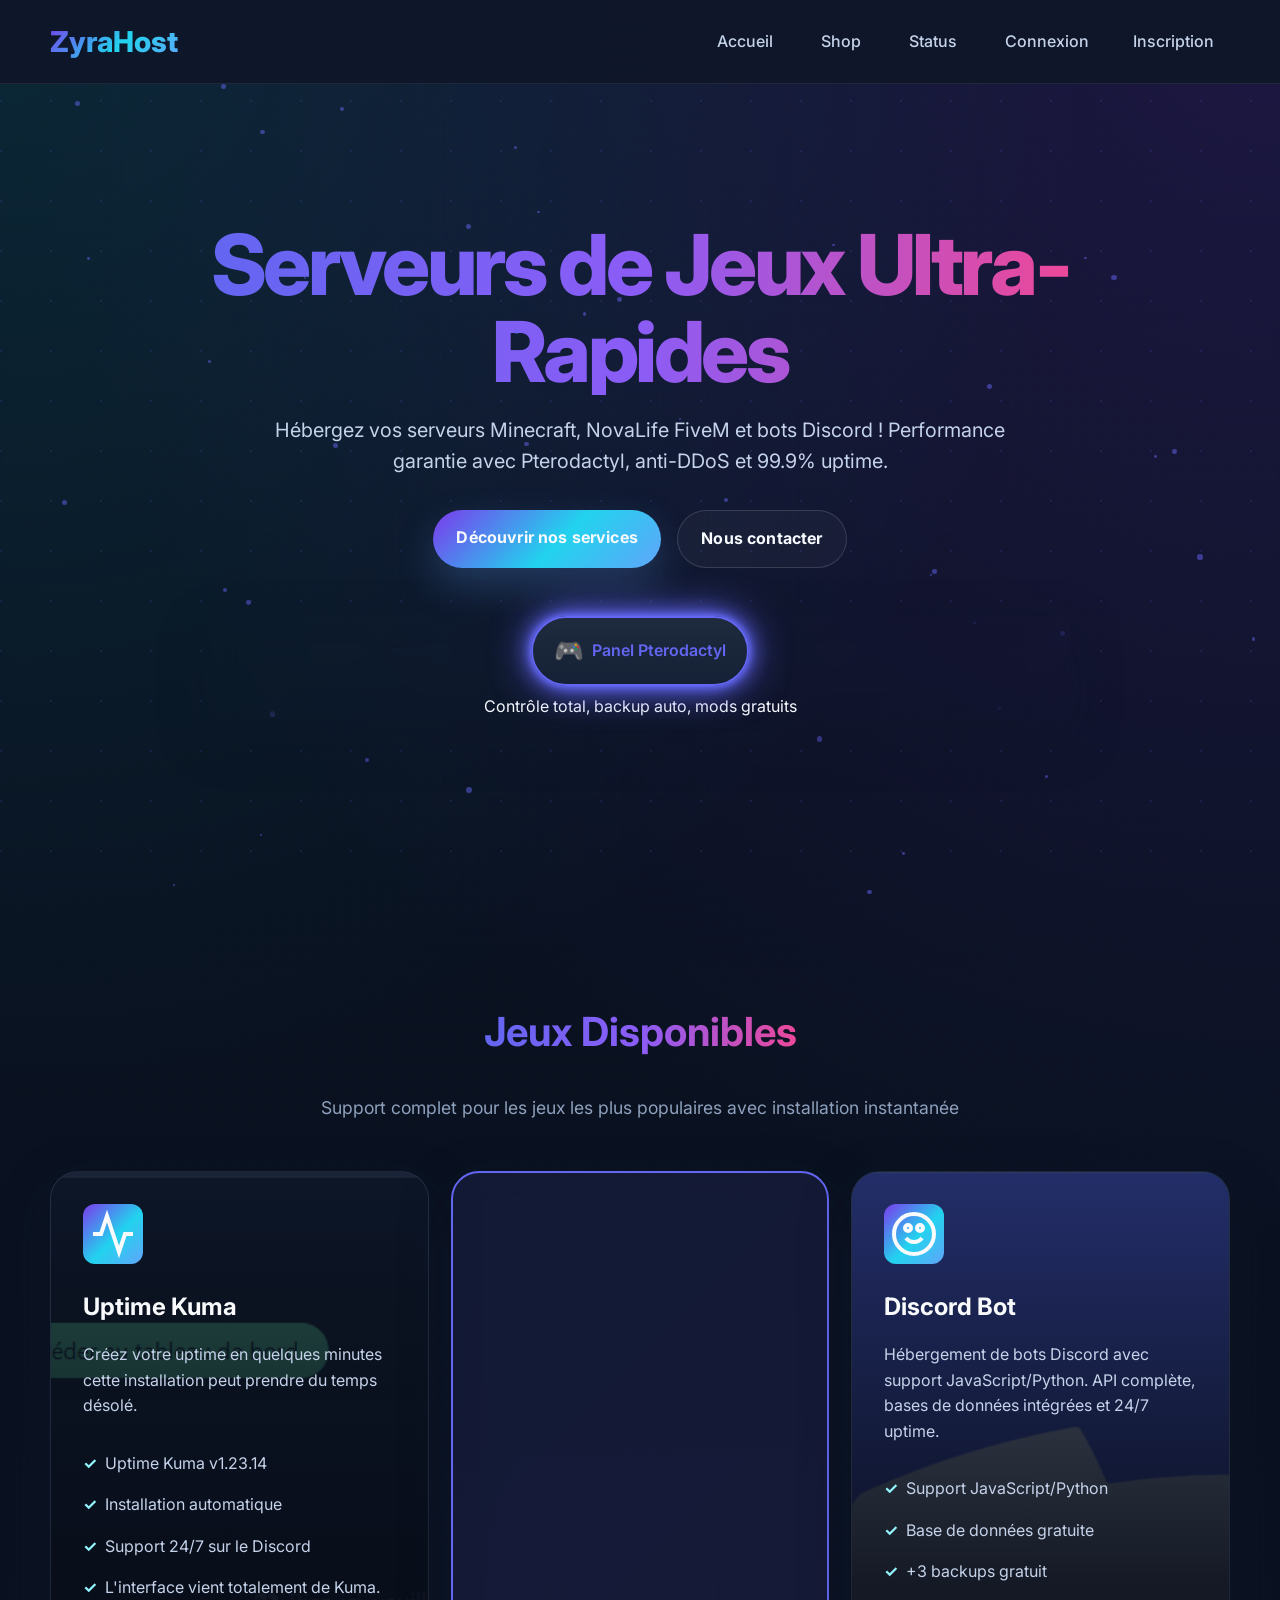
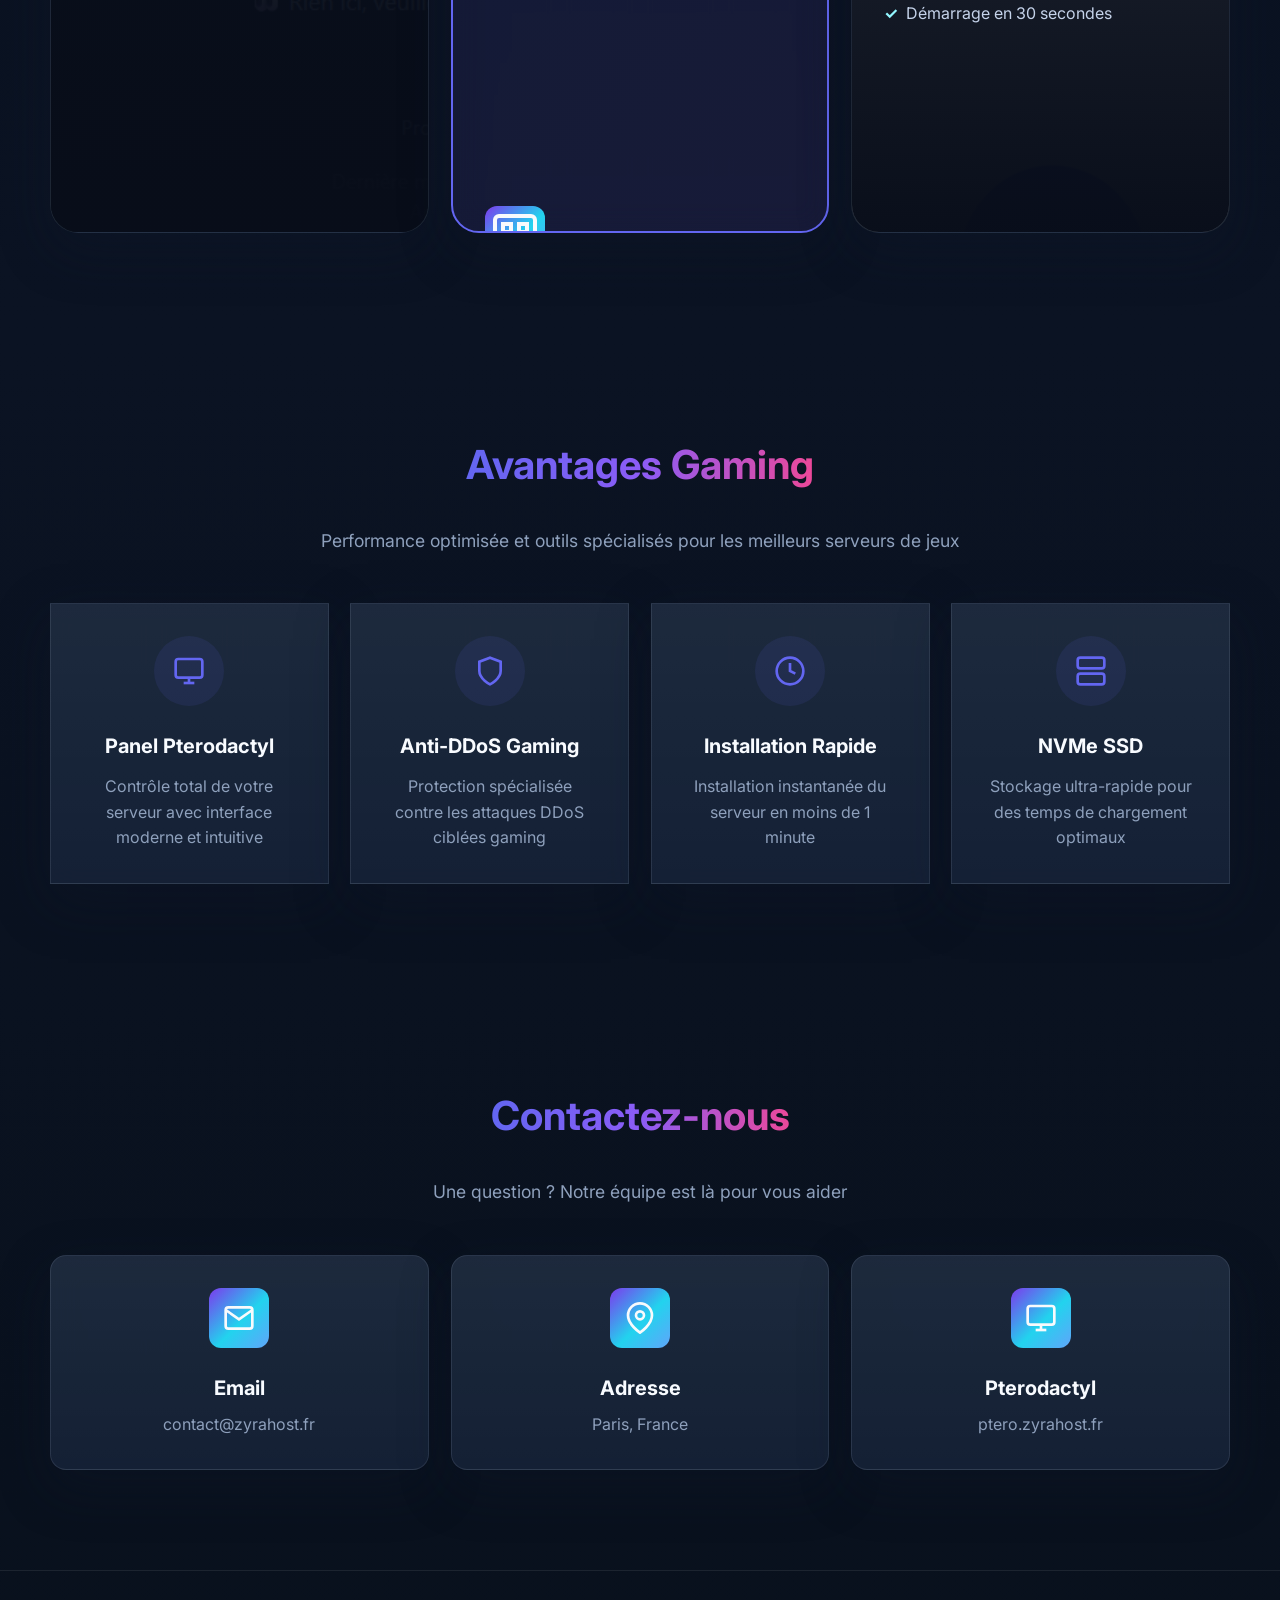
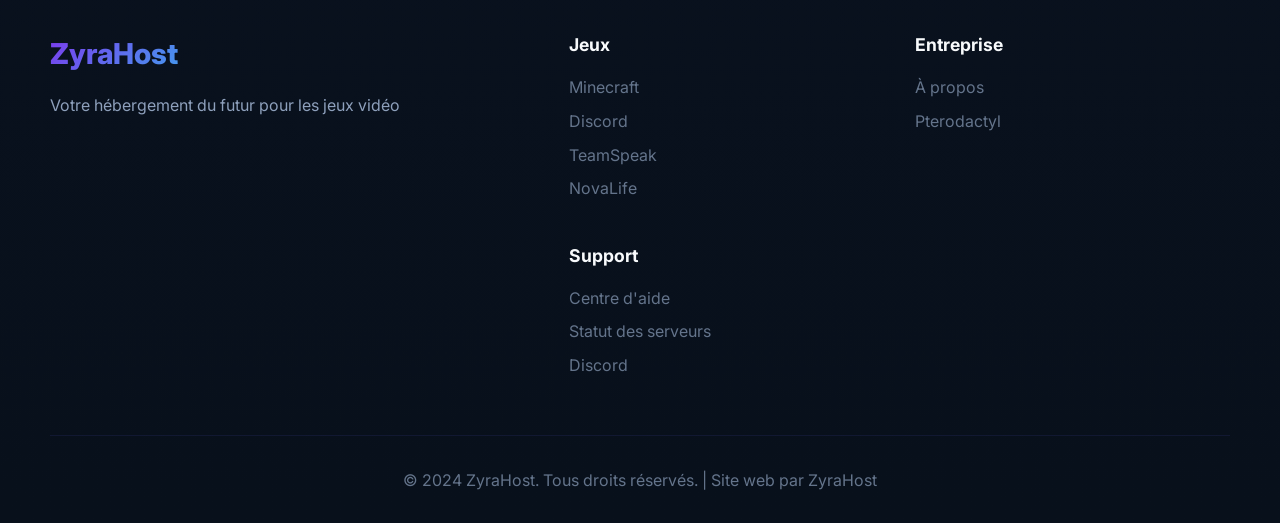
<file: index.html>
<!DOCTYPE html>
<html lang="fr">
<head>
    <meta charset="UTF-8">
    <meta name="viewport" content="width=device-width, initial-scale=1.0">
    <title>ZyraHost - Hébergement de Serveurs de Jeux</title>
    <link rel="stylesheet" href="style.css">
    <link rel="preconnect" href="https://fonts.googleapis.com">
    <link rel="preconnect" href="https://fonts.gstatic.com" crossorigin>
    <link href="https://fonts.googleapis.com/css2?family=Inter:wght@300;400;500;600;700;800&display=swap" rel="stylesheet">
</head>
<body>
    <!-- Navigation -->
    <nav class="navbar">
        <div class="container">
            <div class="nav-content">
                <div class="logo">
                    <h1>ZyraHost</h1>
                </div>
                <ul class="nav-links">
                    <li><a href="#accueil">Accueil</a></li>
                    <li><a href="shop.html">Shop</a></li>
                    <li><a href="https://uptime.zyrahost.fr" target="_blank">Status</a></li>
                    <li class="auth-links" id="authLinks">
                        <!-- Will be populated by JavaScript -->
                    </li>
                </ul>
                <button class="mobile-menu-btn" onclick="toggleMenu()">
                    <span></span>
                    <span></span>
                    <span></span>
                </button>
            </div>
        </div>
    </nav>

    <!-- Hero Section -->
    <section id="accueil" class="hero pattern-animated">
        <div class="particles" id="particles"></div>
        <div class="container">
            <div class="hero-content">
                <h1 class="hero-title text-gradient-animated">Serveurs de Jeux Ultra-Rapides</h1>
                <p class="hero-subtitle">Hébergez vos serveurs Minecraft, NovaLife FiveM et bots Discord ! Performance garantie avec Pterodactyl, anti-DDoS et 99.9% uptime.</p>
                <div class="hero-cta">
                    <a href="#services" class="btn btn-primary ripple glow">Découvrir nos services</a>
                    <a href="#contact" class="btn btn-secondary ripple">Nous contacter</a>
                </div>
                <div class="hero-feature">
                    <div class="feature-badge neon-border">
                        <span class="badge-icon floating">🎮</span>
                        <span class="badge-text">Panel Pterodactyl</span>
                    </div>
                    <p>Contrôle total, backup auto, mods gratuits</p>
                </div>
            </div>
        </div>
    </section>

    <!-- Services Section -->
    <section id="services" class="services scroll-animate">
        <div class="container">
            <div class="section-header">
                <h2 class="text-gradient-animated">Jeux Disponibles</h2>
                <p>Support complet pour les jeux les plus populaires avec installation instantanée</p>
            </div>
            <div class="services-grid">
                <!-- Uptime Kuma -->
                <a href="shop-uptime.html" class="service-card spotlight stagger-1">
                    <div class="service-icon icon-bounce">
                        <svg width="48" height="48" viewBox="0 0 24 24" fill="none" stroke="currentColor" stroke-width="2">
                            <path d="M22 12h-4l-3 9L9 3l-3 9H2"/>
                        </svg>
                    </div>
                    <h3>Uptime Kuma</h3>
                    <p>Créez votre uptime en quelques minutes cette installation peut prendre du temps désolé.</p>
                    <ul class="service-features">
                        <li>Uptime Kuma v1.23.14</li>
                        <li>Installation automatique</li>
                        <li>Support 24/7 sur le Discord</li>
                        <li>L'interface vient totalement de Kuma.</li>
                    </ul>
                </a>

                <!-- Minecraft -->
                <a href="shop-minecraft.html" class="service-card featured minecraft-card glow-purple stagger-2">
                    <video class="video-background" autoplay muted loop playsinline>
                        <source src="https://louisoff84.github.io/ZyrawebV2/0515.mp4" type="video/mp4">
                    </video>
                    <div class="service-content">
                        <div class="service-icon icon-bounce">
                            <svg width="48" height="48" viewBox="0 0 24 24" fill="none" stroke="currentColor" stroke-width="2">
                                <rect x="2" y="2" width="20" height="20" rx="2"/>
                                <path d="M6 6h4v4H6z"/>
                                <path d="M14 6h4v4h-4z"/>
                                <path d="M6 14h4v4H6z"/>
                                <path d="M14 14h4v4h-4z"/>
                            </svg>
                        </div>
                        <h3>Minecraft</h3>
                        <p>Serveurs Minecraft Java et Bedrock avec performance optimale. Support complet pour mods, plugins, et toutes les versions de 1.8 à 1.21+.</p>
                        <ul class="service-features">
                            <li>Support 1.8+ jusqu'à 1.21+</li>
                            <li>Paper/Spigot/Bukkit/Forge/Fabric</li>
                            <li>Mods depuis Modrinth et CurseForge</li>
                            <li>Démarrage en 30 secondes</li>
                        </ul>
                    </div>
                </a>

                <!-- Discord Bot -->
                <a href="shop-discord.html" class="service-card spotlight stagger-3">
                    <div class="service-icon icon-bounce">
                        <svg width="48" height="48" viewBox="0 0 24 24" fill="none" stroke="currentColor" stroke-width="2">
                            <circle cx="12" cy="12" r="10"/>
                            <circle cx="9" cy="9" r="1.5"/>
                            <circle cx="15" cy="9" r="1.5"/>
                            <path d="M8 14s1.5 2 4 2 4-2 4-2"/>
                        </svg>
                    </div>
                    <h3>Discord Bot</h3>
                    <p>Hébergement de bots Discord avec support JavaScript/Python. API complète, bases de données intégrées et 24/7 uptime.</p>
                    <ul class="service-features">
                        <li>Support JavaScript/Python</li>
                        <li>Base de données gratuite</li>
                        <li>+3 backups gratuit</li>
                        <li>Démarrage en 30 secondes</li>
                    </ul>
                </a>
            </div>
        </div>
    </section>

    <!-- Gaming Advantages Section -->
    <section class="advantages scroll-animate">
        <div class="container">
            <div class="section-header">
                <h2 class="text-gradient-animated">Avantages Gaming</h2>
                <p>Performance optimisée et outils spécialisés pour les meilleurs serveurs de jeux</p>
            </div>
            <div class="advantages-grid">
                <div class="advantage-item spotlight stagger-1">
                    <div class="advantage-icon icon-bounce">
                        <svg width="32" height="32" viewBox="0 0 24 24" fill="none" stroke="currentColor" stroke-width="2">
                            <rect x="2" y="3" width="20" height="14" rx="2"/>
                            <line x1="8" y1="21" x2="16" y2="21"/>
                            <line x1="12" y1="17" x2="12" y2="21"/>
                        </svg>
                    </div>
                    <h3>Panel Pterodactyl</h3>
                    <p>Contrôle total de votre serveur avec interface moderne et intuitive</p>
                </div>
                <div class="advantage-item spotlight stagger-2">
                    <div class="advantage-icon icon-bounce">
                        <svg width="32" height="32" viewBox="0 0 24 24" fill="none" stroke="currentColor" stroke-width="2">
                            <path d="M12 22s8-4 8-10V5l-8-3-8 3v7c0 6 8 10 8 10z"/>
                        </svg>
                    </div>
                    <h3>Anti-DDoS Gaming</h3>
                    <p>Protection spécialisée contre les attaques DDoS ciblées gaming</p>
                </div>
                <div class="advantage-item spotlight stagger-3">
                    <div class="advantage-icon icon-bounce">
                        <svg width="32" height="32" viewBox="0 0 24 24" fill="none" stroke="currentColor" stroke-width="2">
                            <circle cx="12" cy="12" r="10"/>
                            <polyline points="12 6 12 12 16 14"/>
                        </svg>
                    </div>
                    <h3>Installation Rapide</h3>
                    <p>Installation instantanée du serveur en moins de 1 minute</p>
                </div>
                <div class="advantage-item spotlight stagger-4">
                    <div class="advantage-icon icon-bounce">
                        <svg width="32" height="32" viewBox="0 0 24 24" fill="none" stroke="currentColor" stroke-width="2">
                            <rect x="2" y="2" width="20" height="8" rx="2"/>
                            <rect x="2" y="14" width="20" height="8" rx="2"/>
                            <line x1="6" y1="6" x2="6.01" y2="6"/>
                            <line x1="6" y1="18" x2="6.01" y2="18"/>
                        </svg>
                    </div>
                    <h3>NVMe SSD</h3>
                    <p>Stockage ultra-rapide pour des temps de chargement optimaux</p>
                </div>
            </div>
        </div>
    </section>

    <!-- Contact Section -->
    <section id="contact" class="contact scroll-animate">
        <div class="container">
            <div class="section-header">
                <h2 class="text-gradient-animated">Contactez-nous</h2>
                <p>Une question ? Notre équipe est là pour vous aider</p>
            </div>
            <div class="contact-grid">
                <div class="contact-item">
                    <div class="contact-icon icon-bounce">
                        <svg width="32" height="32" viewBox="0 0 24 24" fill="none" stroke="currentColor" stroke-width="2">
                            <path d="M4 4h16c1.1 0 2 .9 2 2v12c0 1.1-.9 2-2 2H4c-1.1 0-2-.9-2-2V6c0-1.1.9-2 2-2z"/>
                            <polyline points="22,6 12,13 2,6"/>
                        </svg>
                    </div>
                    <h3>Email</h3>
                    <p>contact@zyrahost.fr</p>
                </div>
                <div class="contact-item">
                    <div class="contact-icon icon-bounce">
                        <svg width="32" height="32" viewBox="0 0 24 24" fill="none" stroke="currentColor" stroke-width="2">
                            <path d="M21 10c0 7-9 13-9 13s-9-6-9-13a9 9 0 0 1 18 0z"/>
                            <circle cx="12" cy="10" r="3"/>
                        </svg>
                    </div>
                    <h3>Adresse</h3>
                    <p>Paris, France</p>
                </div>
                <div class="contact-item">
                    <div class="contact-icon icon-bounce">
                        <svg width="32" height="32" viewBox="0 0 24 24" fill="none" stroke="currentColor" stroke-width="2">
                            <rect x="2" y="3" width="20" height="14" rx="2"/>
                            <line x1="8" y1="21" x2="16" y2="21"/>
                            <line x1="12" y1="17" x2="12" y2="21"/>
                        </svg>
                    </div>
                    <h3>Pterodactyl</h3>
                    <p>ptero.zyrahost.fr</p>
                </div>
            </div>
        </div>
    </section>

    <!-- Footer -->
    <footer class="footer">
        <div class="container">
            <div class="footer-content">
                <div class="footer-brand">
                    <h3>ZyraHost</h3>
                    <p>Votre hébergement du futur pour les jeux vidéo</p>
                </div>
                <div class="footer-links">
                    <div class="footer-column">
                        <h4>Jeux</h4>
                        <ul>
                            <li><a href="#services">Minecraft</a></li>
                            <li><a href="#services">Discord</a></li>
                            <li><a href="#services">TeamSpeak</a></li>
                            <li><a href="#services">NovaLife</a></li>
                        </ul>
                    </div>
                    <div class="footer-column">
                        <h4>Entreprise</h4>
                        <ul>
                            <li><a href="#apropos">À propos</a></li>
                            <li><a href="https://ptero.zyrahost.fr" target="_blank">Pterodactyl</a></li>
                        </ul>
                    </div>
                    <div class="footer-column">
                        <h4>Support</h4>
                        <ul>
                            <li><a href="https://discord.zyrahost.fr" target="_blank">Centre d'aide</a></li>
                            <li><a href="https://uptime.zyrahost.fr" target="_blank">Statut des serveurs</a></li>
                            <li><a href="https://discord.zyrahost.fr" target="_blank">Discord</a></li>
                        </ul>
                    </div>
                </div>
            </div>
            <div class="footer-bottom">
                <p>&copy; 2024 ZyraHost. Tous droits réservés. | Site web par ZyraHost</p>
            </div>
        </div>
    </footer>

    <script src="script.js"></script>
    <script src="auth.js"></script>
</body>
</html>
</file>
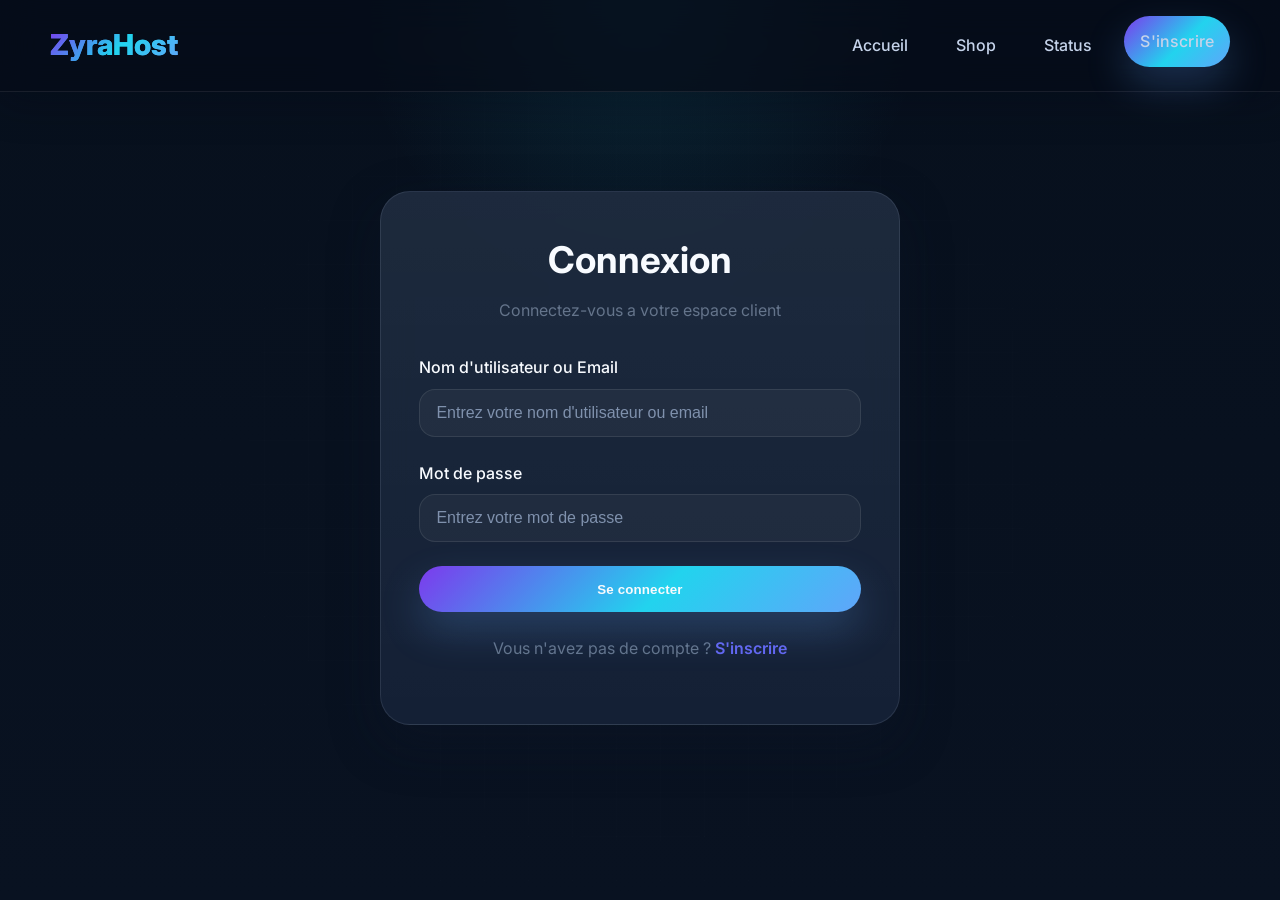
<file: dashboard.html>
<!DOCTYPE html>
<html lang="fr">
<head>
    <meta charset="UTF-8">
    <meta name="viewport" content="width=device-width, initial-scale=1.0">
    <title>ZyraHost - Dashboard</title>
    <link rel="stylesheet" href="style.css">
    <link rel="preconnect" href="https://fonts.googleapis.com">
    <link rel="preconnect" href="https://fonts.gstatic.com" crossorigin>
    <link href="https://fonts.googleapis.com/css2?family=Inter:wght@300;400;500;600;700;800&display=swap" rel="stylesheet">
</head>
<body class="dashboard-page">
    <div class="dashboard-layout">
        <aside class="dashboard-sidebar">
            <div class="sidebar-header"><h1><a href="index.html" style="text-decoration: none;">ZyraHost</a></h1></div>
            <nav class="sidebar-nav">
                <ul>
                    <li><a href="dashboard.html" class="active">Dashboard</a></li>
                    <li><a href="#servers">Mes Serveurs</a></li>
                    <li><a href="#tickets">Tickets Support</a></li>
                    <li><a href="#invoices">Factures</a></li>
                    <li><a href="#settings">Parametres</a></li>
                </ul>
            </nav>
            <div class="sidebar-footer">
                <a href="shop.html" class="btn btn-primary btn-full">Acheter un serveur</a>
                <a href="logout.html" class="btn btn-outline btn-full">Deconnexion</a>
            </div>
        </aside>
        <main class="dashboard-main">
            <header class="dashboard-header">
                <div class="header-left"><h2>Dashboard</h2><p id="welcomeMessage">Bienvenue !</p></div>
                <div class="header-right"><div class="user-menu"><div class="user-avatar"><span id="userInitials">ZH</span></div><div class="user-info"><span class="user-name" id="userName">Utilisateur</span><span class="user-email" id="userEmail">email@example.com</span></div></div></div>
            </header>
            <section class="dashboard-stats">
                <div class="stat-card"><div class="stat-content"><h3 id="serversCount">0</h3><p>Serveurs actifs</p></div></div>
                <div class="stat-card"><div class="stat-content"><h3 id="ticketsCount">0</h3><p>Tickets ouverts</p></div></div>
                <div class="stat-card"><div class="stat-content"><h3 id="invoicesCount">0</h3><p>Factures</p></div></div>
                <div class="stat-card"><div class="stat-content"><h3>99.9%</h3><p>Uptime</p></div></div>
            </section>
            <section class="quick-actions">
                <h3>Actions rapides</h3>
                <div class="actions-grid">
                    <a href="shop-minecraft.html" class="action-card"><span>Acheter Minecraft</span></a>
                    <a href="shop-discord.html" class="action-card"><span>Acheter Discord Bot</span></a>
                    <a href="shop-uptime.html" class="action-card"><span>Acheter Uptime Kuma</span></a>
                    <a href="https://discord.zyrahost.fr" target="_blank" class="action-card"><span>Documentation</span></a>
                </div>
            </section>
            <section id="servers" class="dashboard-section"><div class="section-header"><h3>Mes Serveurs</h3><a href="shop.html" class="btn btn-sm btn-primary">+ Nouveau serveur</a></div><div id="serversList"></div></section>
            <section id="tickets" class="dashboard-section"><div class="section-header"><h3>Tickets Support</h3></div><div id="ticketsList"></div></section>
            <section id="invoices" class="dashboard-section"><div class="section-header"><h3>Factures</h3></div><div id="invoicesList"></div></section>
            <section id="settings" class="dashboard-section"><div class="section-header"><h3>Parametres du compte</h3></div><div class="settings-card"><div class="setting-item"><div class="setting-info"><h4>Nom d'utilisateur</h4><p id="settingsUsername"></p></div></div><div class="setting-item"><div class="setting-info"><h4>Email</h4><p id="settingsEmail"></p></div></div><div class="setting-item"><div class="setting-info"><h4>Date d'inscription</h4><p id="settingsCreatedAt"></p></div></div></div></section>
        </main>
    </div>
    <script src="script.js"></script>
    <script src="auth.js"></script>
    <script>
        function formatDate(value) {
            const date = new Date(value);
            return Number.isNaN(date.getTime()) ? '-' : date.toLocaleDateString('fr-FR');
        }
        function emptyState(title, text) {
            return '<div class="empty-state"><h4>' + title + '</h4><p>' + text + '</p></div>';
        }
        document.addEventListener('DOMContentLoaded', function () {
            const user = getCurrentUser();
            if (!user) {
                window.location.href = 'login.html';
                return;
            }
            const servers = getUserServers();
            const tickets = getUserTickets();
            const invoices = getUserInvoices();
            document.getElementById('welcomeMessage').textContent = 'Bienvenue, ' + user.username + ' !';
            document.getElementById('userInitials').textContent = user.username.slice(0, 2).toUpperCase();
            document.getElementById('userName').textContent = user.username;
            document.getElementById('userEmail').textContent = user.email;
            document.getElementById('settingsUsername').textContent = user.username;
            document.getElementById('settingsEmail').textContent = user.email;
            document.getElementById('settingsCreatedAt').textContent = formatDate(user.createdAt);
            document.getElementById('serversCount').textContent = servers.length;
            document.getElementById('ticketsCount').textContent = tickets.length;
            document.getElementById('invoicesCount').textContent = invoices.length;
            document.getElementById('serversList').innerHTML = servers.length ? servers.map(function (server) { return '<div class="server-card"><div class="server-info"><div class="server-details"><h4>' + server.name + '</h4><span class="server-type">' + server.type + '</span></div></div><div class="server-status"><span class="status-badge status-' + server.status + '">' + server.status + '</span></div></div>'; }).join('') : emptyState('Aucun serveur', 'Vous n\'avez pas encore de serveur.');
            document.getElementById('ticketsList').innerHTML = tickets.length ? tickets.map(function (ticket) { return '<div class="ticket-card"><div class="ticket-info"><h4>' + ticket.subject + '</h4><span class="ticket-date">' + formatDate(ticket.createdAt) + '</span></div><div class="ticket-status"><span class="status-badge status-' + ticket.status + '">' + ticket.status + '</span></div><div class="ticket-priority"><span class="priority-badge priority-' + ticket.priority + '">' + ticket.priority + '</span></div></div>'; }).join('') : emptyState('Aucun ticket', 'Vous n\'avez pas encore de ticket de support.');
            document.getElementById('invoicesList').innerHTML = invoices.length ? invoices.map(function (invoice) { return '<div class="invoice-card"><div class="invoice-info"><h4>Facture #' + invoice.id + '</h4><span class="invoice-date">' + formatDate(invoice.createdAt) + '</span></div><div class="invoice-amount"><span class="amount">' + invoice.amount.toFixed(2) + ' EUR</span></div><div class="invoice-status"><span class="status-badge status-' + invoice.status + '">' + invoice.status + '</span></div></div>'; }).join('') : emptyState('Aucune facture', 'Vous n\'avez pas encore de facture.');
        });
    </script>
</body>
</html>
</file>
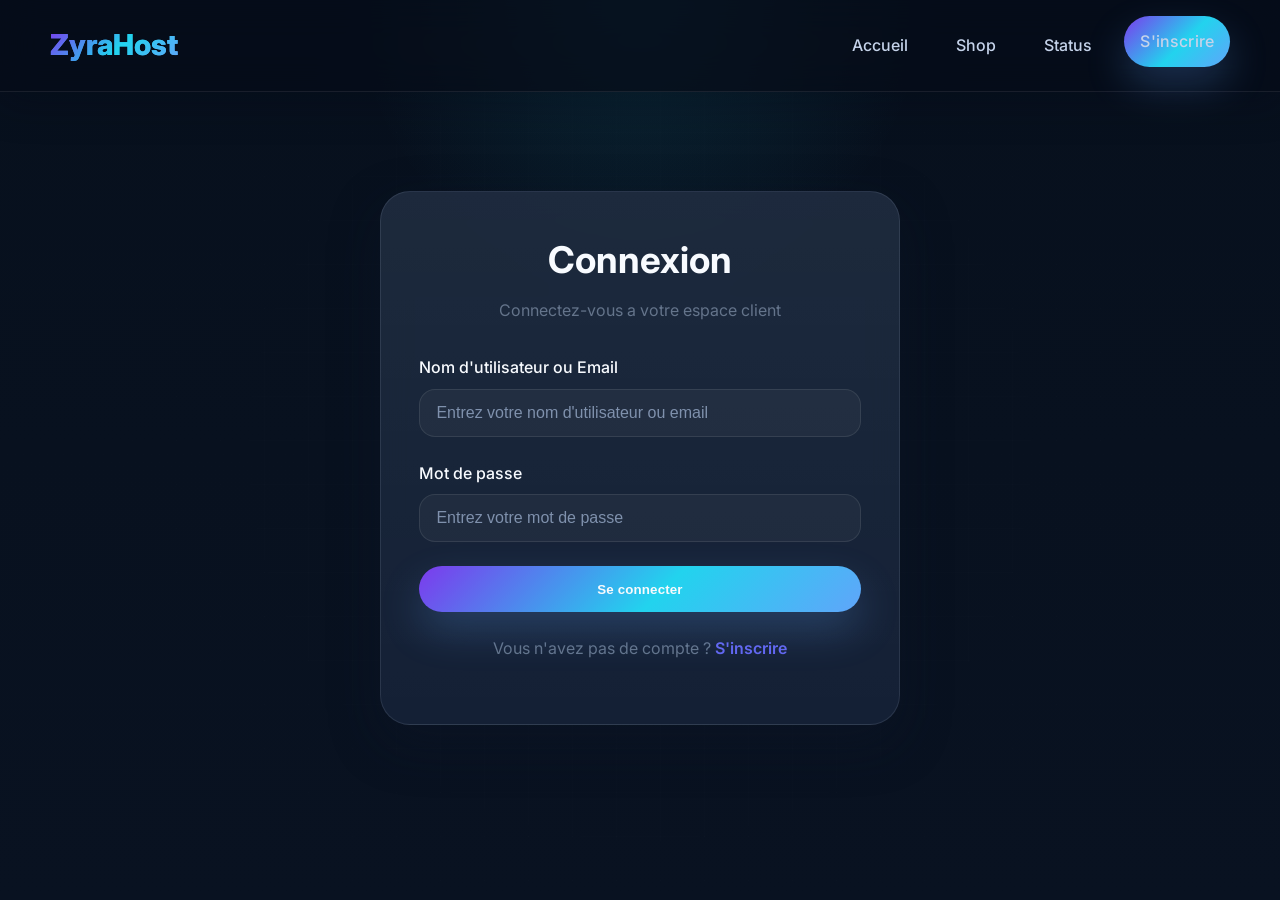
<file: login.html>
<!DOCTYPE html>
<html lang="fr">
<head>
    <meta charset="UTF-8">
    <meta name="viewport" content="width=device-width, initial-scale=1.0">
    <title>ZyraHost - Connexion</title>
    <link rel="stylesheet" href="style.css">
    <link rel="preconnect" href="https://fonts.googleapis.com">
    <link rel="preconnect" href="https://fonts.gstatic.com" crossorigin>
    <link href="https://fonts.googleapis.com/css2?family=Inter:wght@300;400;500;600;700;800&display=swap" rel="stylesheet">
</head>
<body class="auth-page">
    <nav class="navbar">
        <div class="container">
            <div class="nav-content">
                <div class="logo"><h1><a href="index.html" style="text-decoration: none;">ZyraHost</a></h1></div>
                <ul class="nav-links">
                    <li><a href="index.html">Accueil</a></li>
                    <li><a href="shop.html">Shop</a></li>
                    <li><a href="https://uptime.zyrahost.fr" target="_blank">Status</a></li>
                    <li><a href="register.html" class="btn btn-primary">S'inscrire</a></li>
                </ul>
                <button class="mobile-menu-btn" onclick="toggleMenu()"><span></span><span></span><span></span></button>
            </div>
        </div>
    </nav>

    <div class="auth-container">
        <div class="auth-box">
            <div class="auth-header">
                <h1>Connexion</h1>
                <p>Connectez-vous a votre espace client</p>
            </div>
            <div id="loginAlert"></div>
            <form id="loginForm" class="auth-form">
                <div class="form-group">
                    <label for="username">Nom d'utilisateur ou Email</label>
                    <input type="text" id="username" required placeholder="Entrez votre nom d'utilisateur ou email">
                </div>
                <div class="form-group">
                    <label for="password">Mot de passe</label>
                    <input type="password" id="password" required placeholder="Entrez votre mot de passe">
                </div>
                <button type="submit" class="btn btn-primary btn-full">Se connecter</button>
            </form>
            <div class="auth-footer">
                <p>Vous n'avez pas de compte ? <a href="register.html">S'inscrire</a></p>
            </div>
        </div>
    </div>

    <script src="script.js"></script>
    <script src="auth.js"></script>
    <script>
        document.getElementById('loginForm').addEventListener('submit', function (event) {
            event.preventDefault();
            const result = login(document.getElementById('username').value, document.getElementById('password').value);
            const alertBox = document.getElementById('loginAlert');
            alertBox.className = result.success ? 'alert alert-success' : 'alert alert-error';
            alertBox.textContent = result.message;
            if (result.success) {
                window.setTimeout(function () { window.location.href = 'dashboard.html'; }, 700);
            }
        });
    </script>
</body>
</html>
</file>
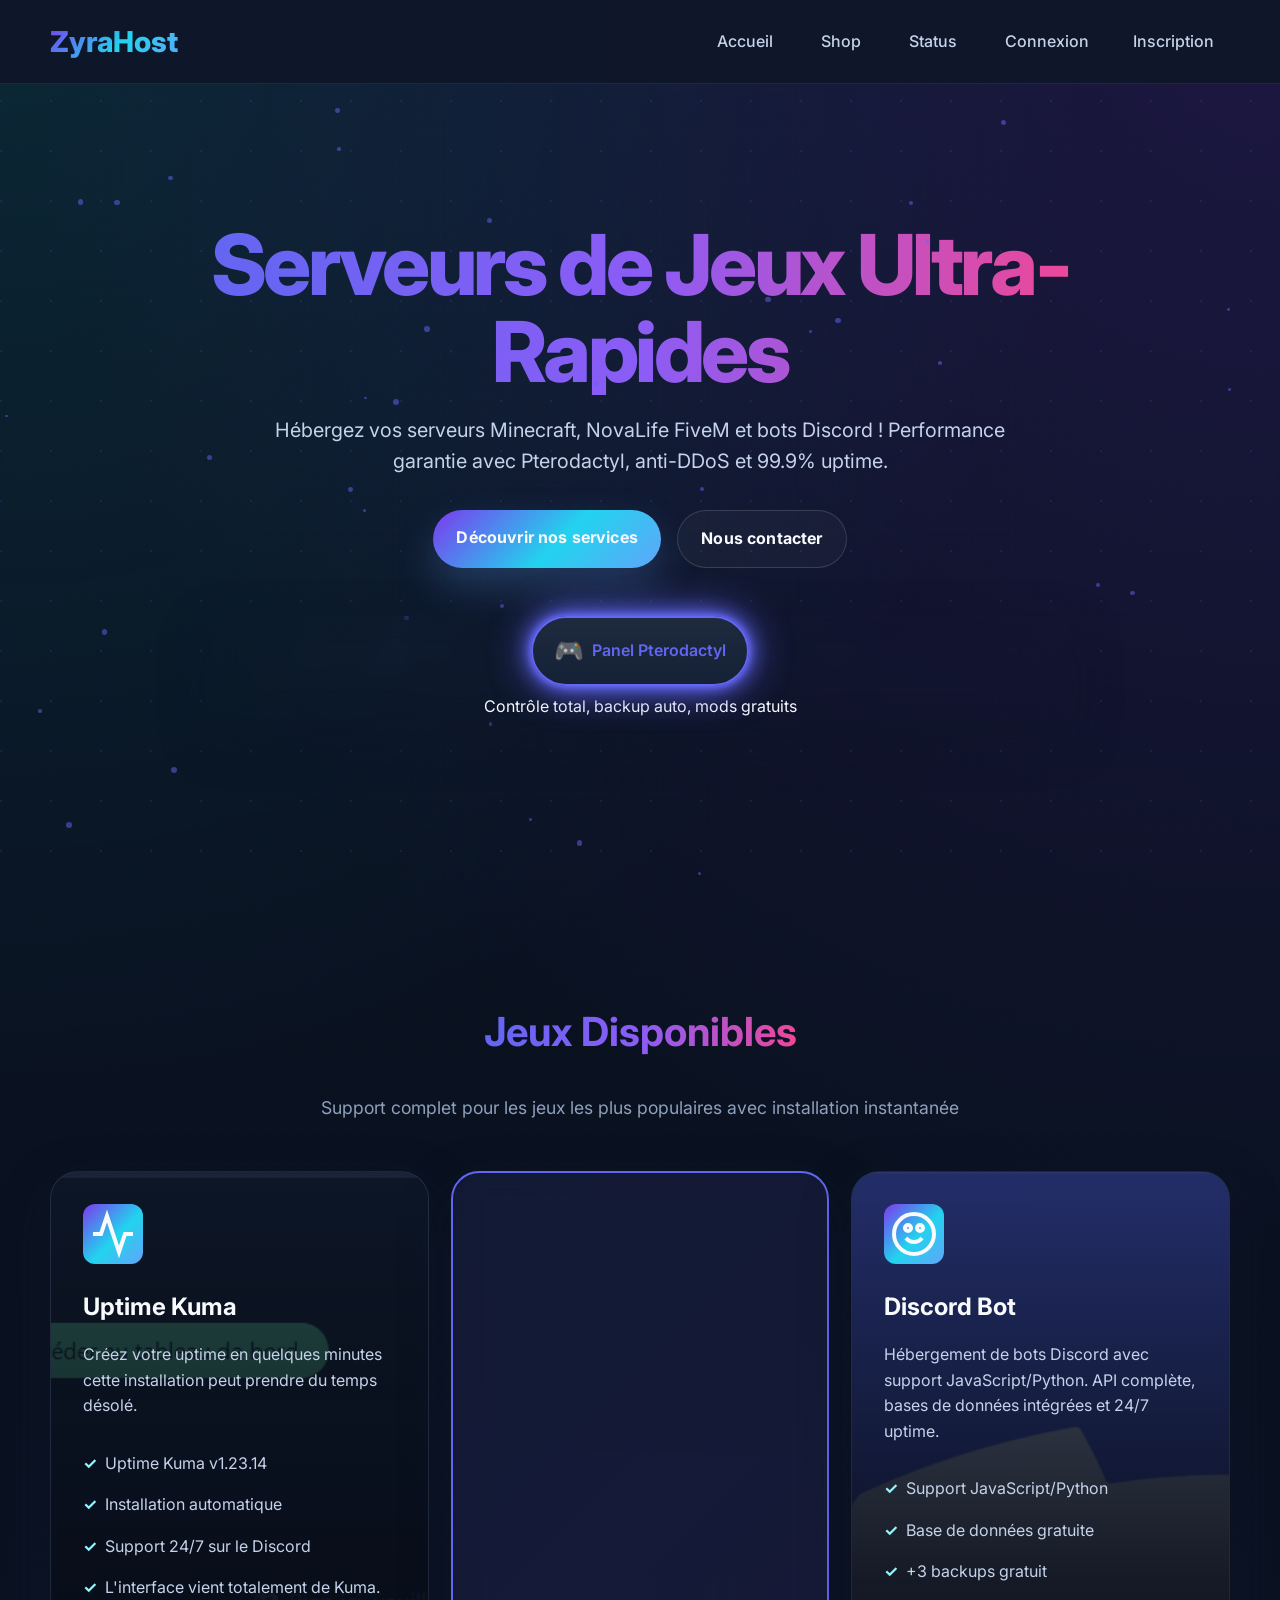
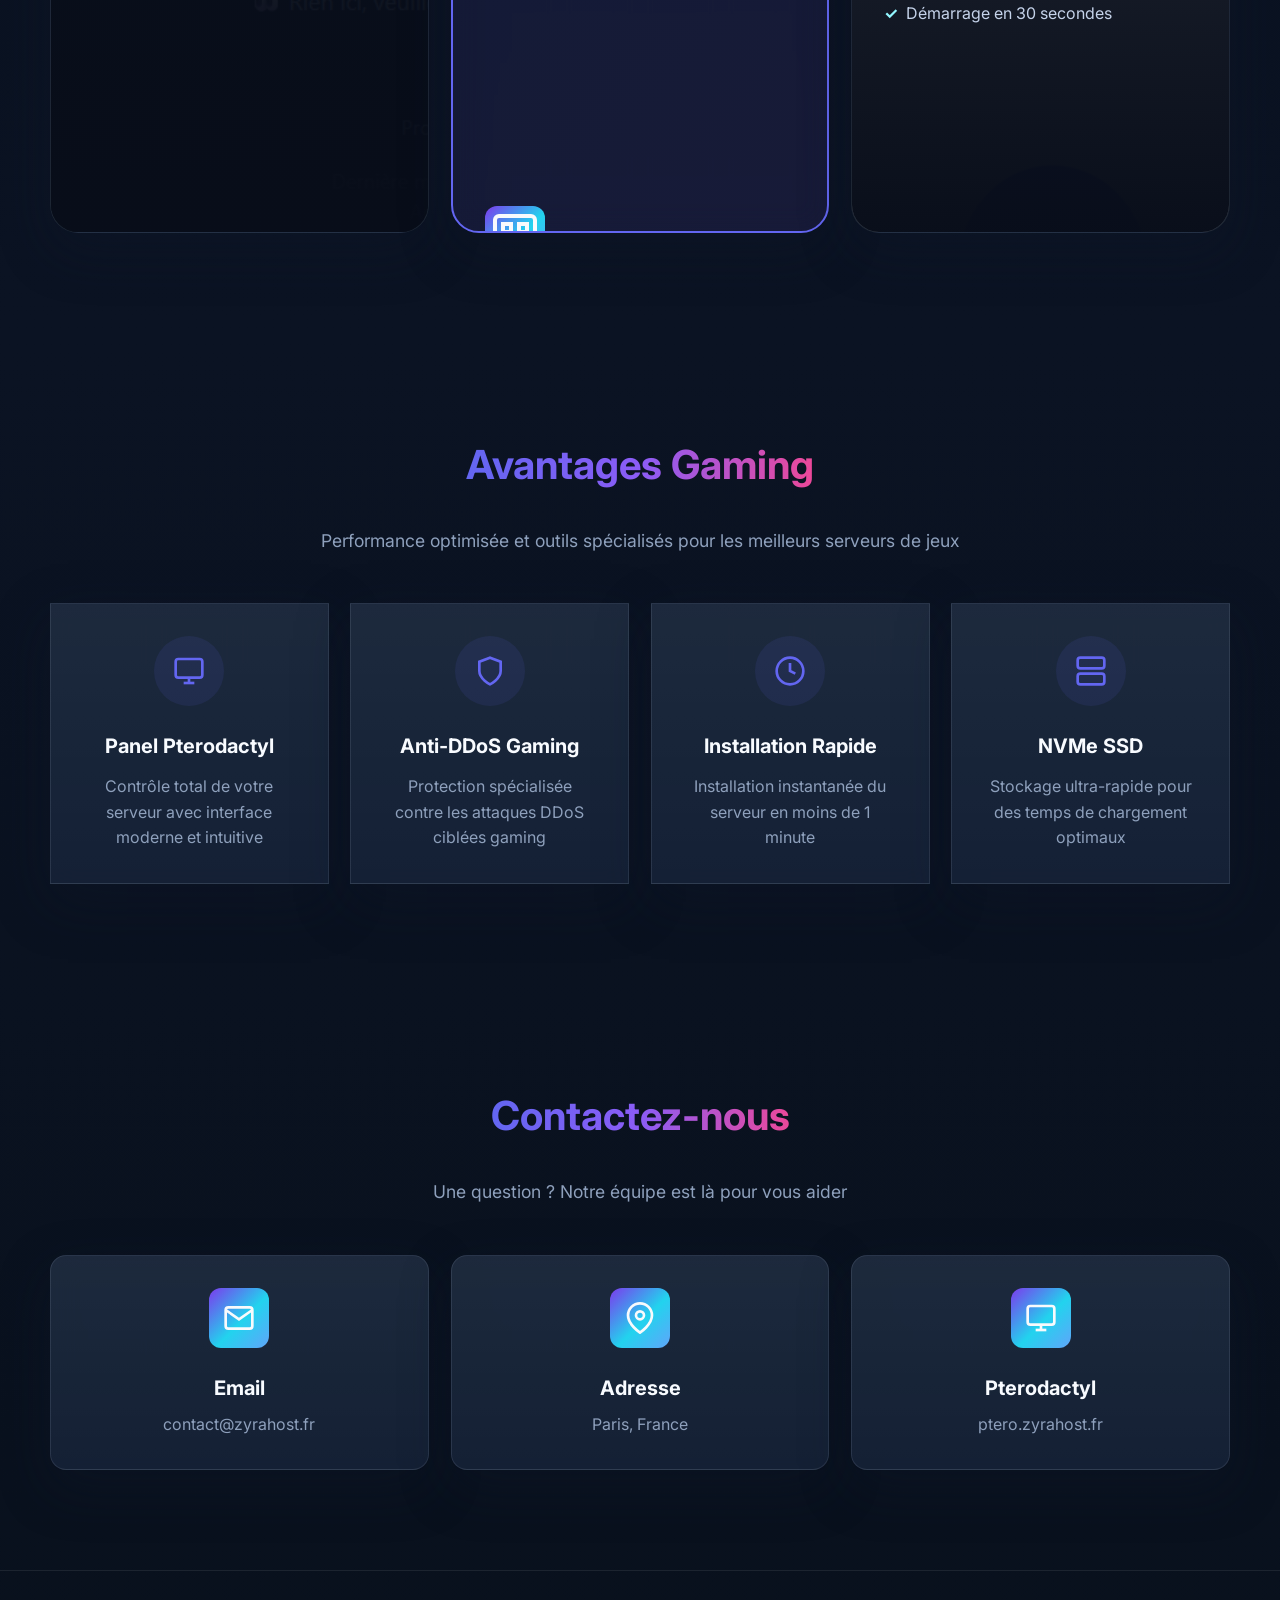
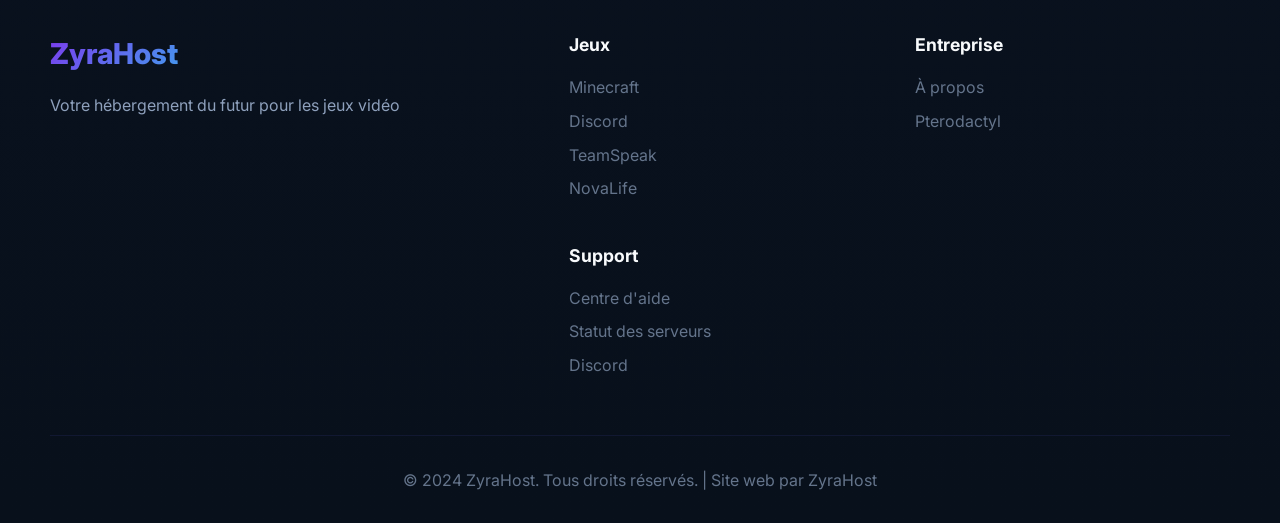
<file: logout.html>
<!DOCTYPE html>
<html lang="fr">
<head>
    <meta charset="UTF-8">
    <meta http-equiv="refresh" content="1; url=index.html">
    <meta name="viewport" content="width=device-width, initial-scale=1.0">
    <title>ZyraHost - Deconnexion</title>
    <link rel="stylesheet" href="style.css">
</head>
<body>
    <div class="auth-container">
        <div class="auth-box">
            <div class="auth-header">
                <h1>Deconnexion</h1>
                <p>Retour vers l'accueil...</p>
            </div>
        </div>
    </div>
    <script src="auth.js"></script>
    <script>logout();</script>
</body>
</html>
</file>
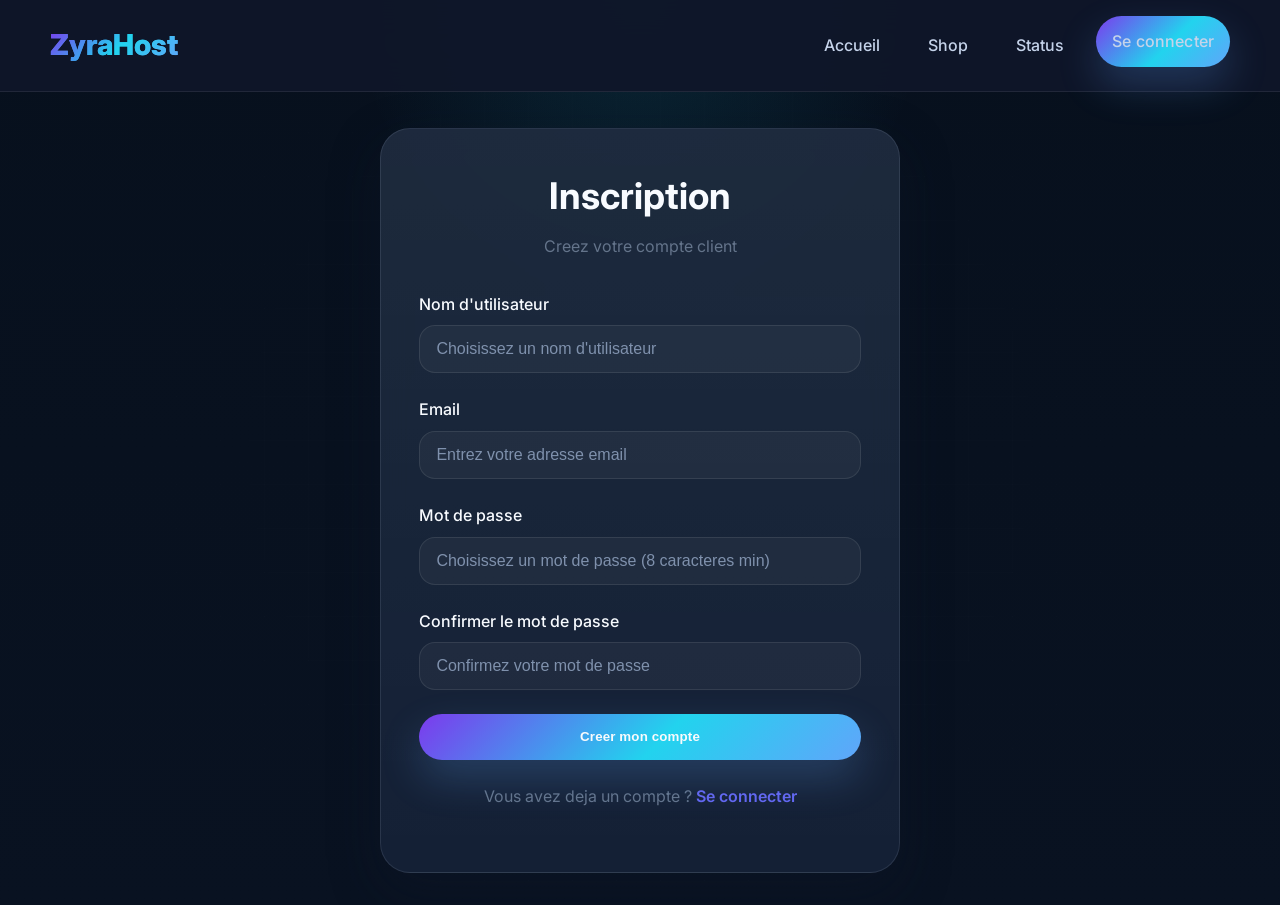
<file: register.html>
<!DOCTYPE html>
<html lang="fr">
<head>
    <meta charset="UTF-8">
    <meta name="viewport" content="width=device-width, initial-scale=1.0">
    <title>ZyraHost - Inscription</title>
    <link rel="stylesheet" href="style.css">
    <link rel="preconnect" href="https://fonts.googleapis.com">
    <link rel="preconnect" href="https://fonts.gstatic.com" crossorigin>
    <link href="https://fonts.googleapis.com/css2?family=Inter:wght@300;400;500;600;700;800&display=swap" rel="stylesheet">
</head>
<body class="auth-page">
    <nav class="navbar">
        <div class="container">
            <div class="nav-content">
                <div class="logo"><h1><a href="index.html" style="text-decoration: none;">ZyraHost</a></h1></div>
                <ul class="nav-links">
                    <li><a href="index.html">Accueil</a></li>
                    <li><a href="shop.html">Shop</a></li>
                    <li><a href="https://uptime.zyrahost.fr" target="_blank">Status</a></li>
                    <li><a href="login.html" class="btn btn-primary">Se connecter</a></li>
                </ul>
                <button class="mobile-menu-btn" onclick="toggleMenu()"><span></span><span></span><span></span></button>
            </div>
        </div>
    </nav>

    <div class="auth-container">
        <div class="auth-box">
            <div class="auth-header">
                <h1>Inscription</h1>
                <p>Creez votre compte client</p>
            </div>
            <div id="registerAlert"></div>
            <form id="registerForm" class="auth-form">
                <div class="form-group">
                    <label for="username">Nom d'utilisateur</label>
                    <input type="text" id="username" required placeholder="Choisissez un nom d'utilisateur">
                </div>
                <div class="form-group">
                    <label for="email">Email</label>
                    <input type="email" id="email" required placeholder="Entrez votre adresse email">
                </div>
                <div class="form-group">
                    <label for="password">Mot de passe</label>
                    <input type="password" id="password" required placeholder="Choisissez un mot de passe (8 caracteres min)">
                </div>
                <div class="form-group">
                    <label for="confirm_password">Confirmer le mot de passe</label>
                    <input type="password" id="confirm_password" required placeholder="Confirmez votre mot de passe">
                </div>
                <button type="submit" class="btn btn-primary btn-full">Creer mon compte</button>
            </form>
            <div class="auth-footer">
                <p>Vous avez deja un compte ? <a href="login.html">Se connecter</a></p>
            </div>
        </div>
    </div>

    <script src="script.js"></script>
    <script src="auth.js"></script>
    <script>
        document.getElementById('registerForm').addEventListener('submit', function (event) {
            event.preventDefault();
            const alertBox = document.getElementById('registerAlert');
            const password = document.getElementById('password').value;
            const confirmPassword = document.getElementById('confirm_password').value;
            if (password !== confirmPassword) {
                alertBox.className = 'alert alert-error';
                alertBox.textContent = 'Les mots de passe ne correspondent pas.';
                return;
            }
            const result = register(document.getElementById('username').value, document.getElementById('email').value, password);
            alertBox.className = result.success ? 'alert alert-success' : 'alert alert-error';
            alertBox.textContent = result.message;
            if (result.success) {
                window.setTimeout(function () { window.location.href = 'login.html'; }, 900);
            }
        });
    </script>
</body>
</html>
</file>
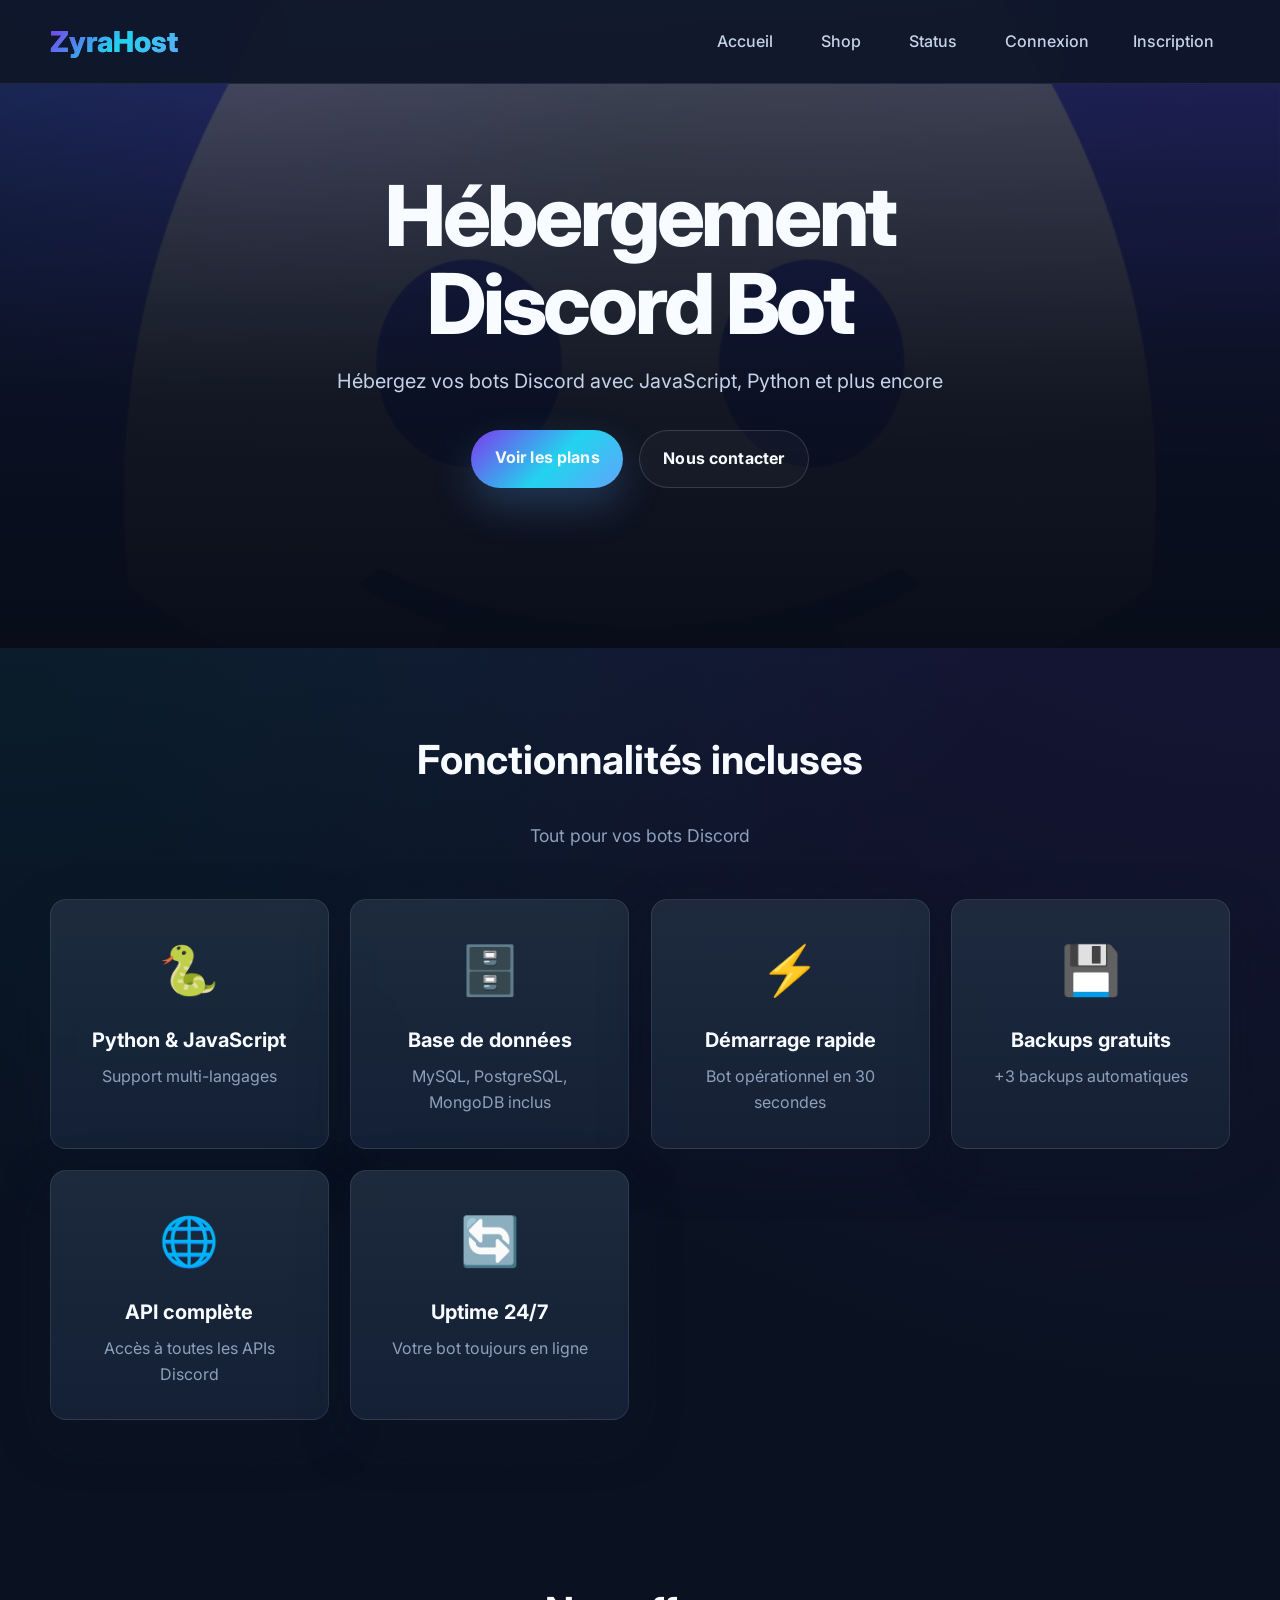
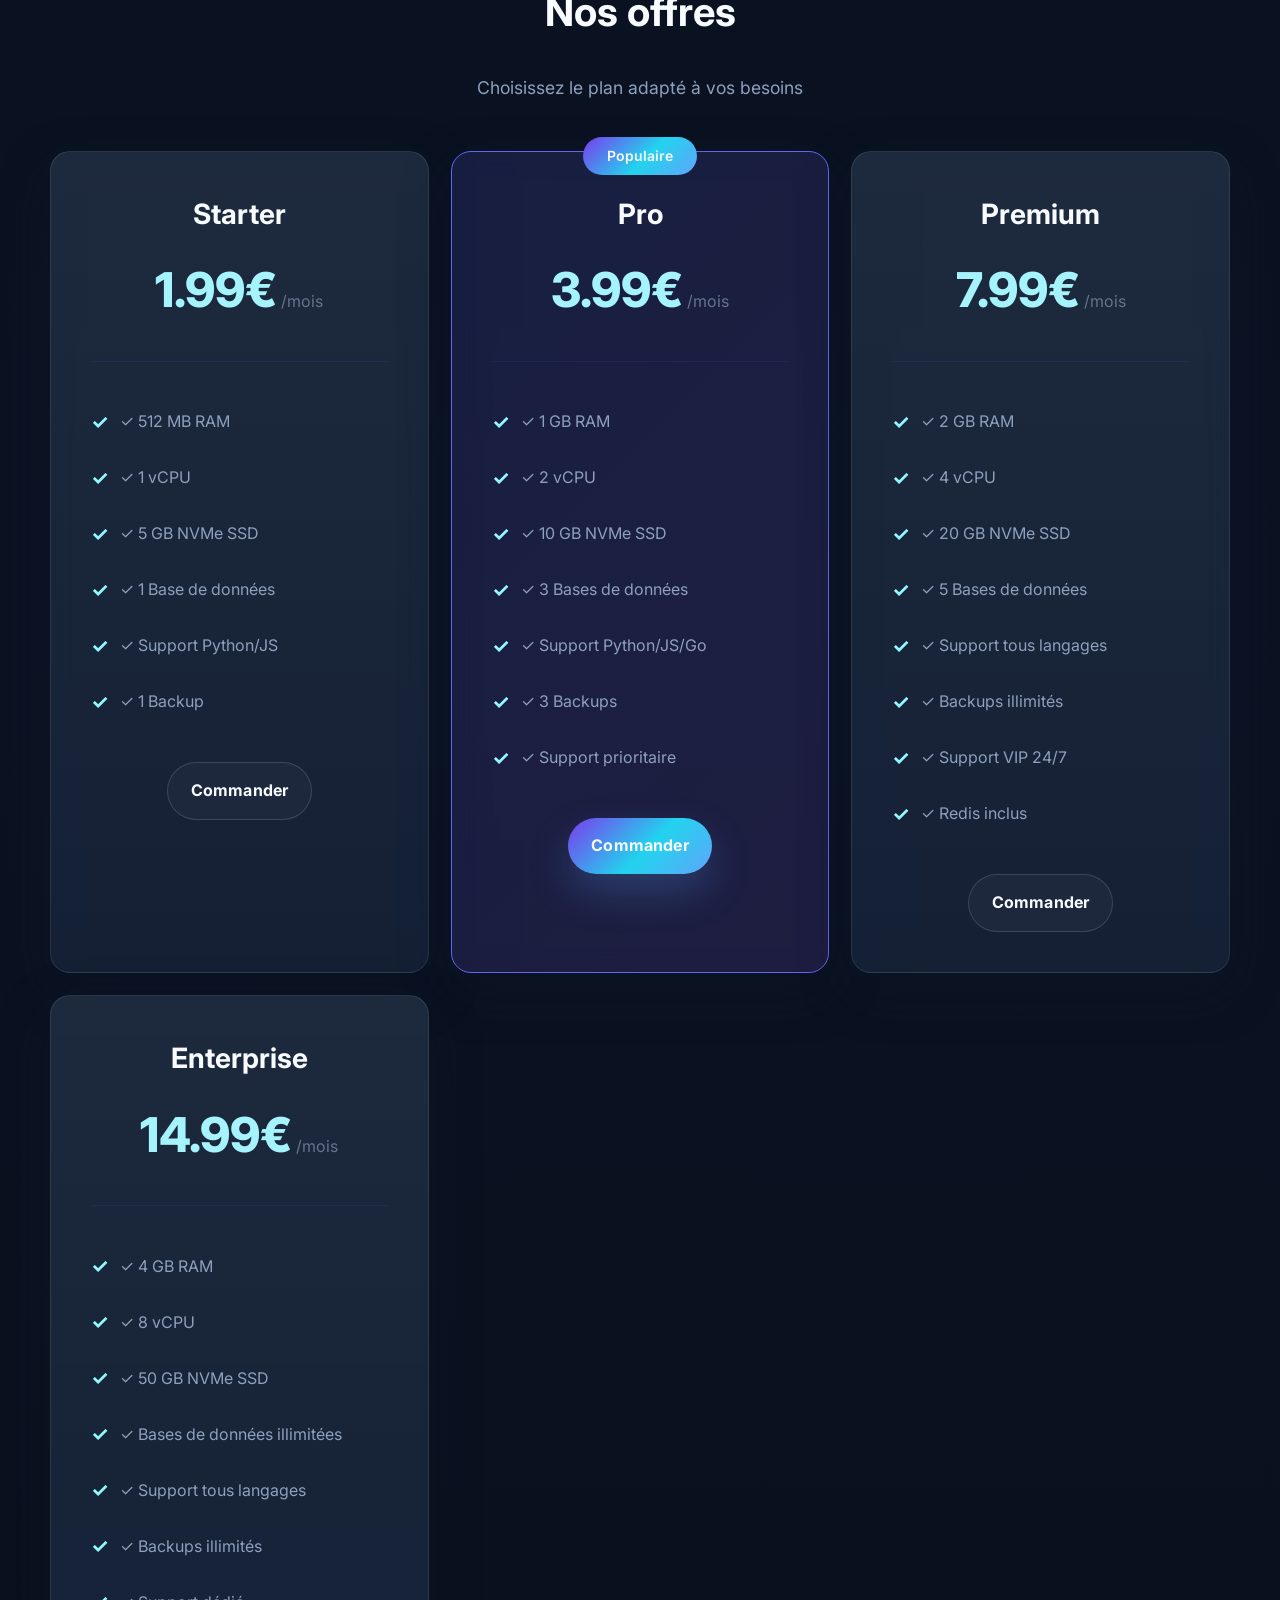
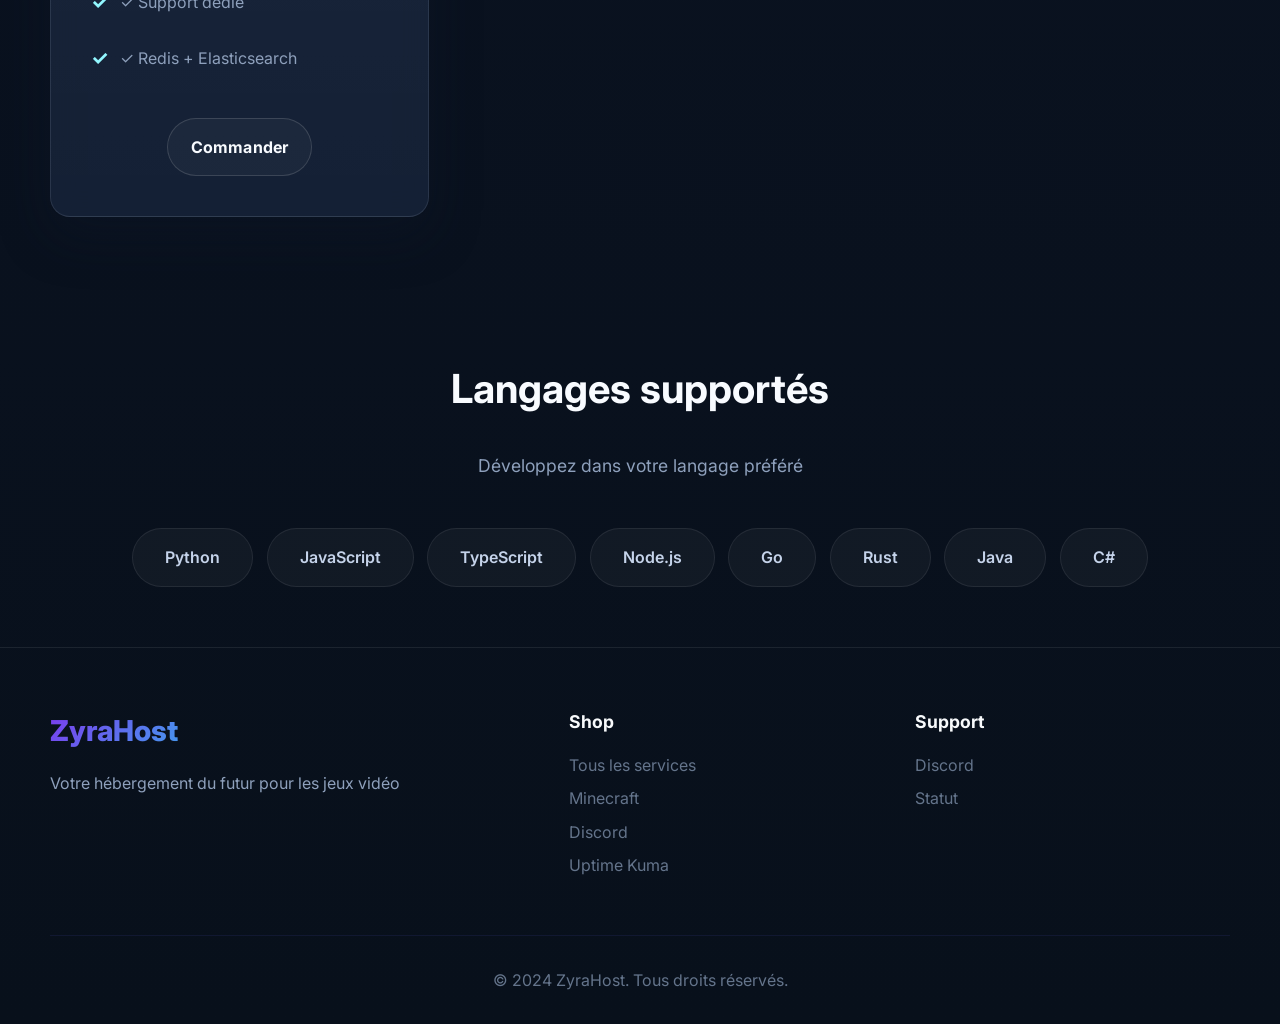
<file: shop-discord.html>
<!DOCTYPE html>
<html lang="fr">
<head>
    <meta charset="UTF-8">
    <meta name="viewport" content="width=device-width, initial-scale=1.0">
    <title>ZyraHost - Shop Discord Bot</title>
    <link rel="stylesheet" href="style.css">
    <link rel="preconnect" href="https://fonts.googleapis.com">
    <link rel="preconnect" href="https://fonts.gstatic.com" crossorigin>
    <link href="https://fonts.googleapis.com/css2?family=Inter:wght@300;400;500;600;700;800&display=swap" rel="stylesheet">
</head>
<body>
    <!-- Navigation -->
    <nav class="navbar">
        <div class="container">
            <div class="nav-content">
                <div class="logo">
                    <h1><a href="index.html" style="text-decoration: none;">ZyraHost</a></h1>
                </div>
                <ul class="nav-links">
                    <li><a href="index.html">Accueil</a></li>
                    <li><a href="shop.html">Shop</a></li>
                    <li><a href="https://uptime.zyrahost.fr" target="_blank">Status</a></li>
                    <li id="authLinks" class="auth-links"></li>
                </ul>
                <button class="mobile-menu-btn" onclick="toggleMenu()">
                    <span></span>
                    <span></span>
                    <span></span>
                </button>
            </div>
        </div>
    </nav>

    <!-- Discord Shop Hero -->
    <section class="discord-shop-hero">
        <div class="container">
            <div class="hero-content">
                <h1 class="hero-title">Hébergement Discord Bot</h1>
                <p class="hero-subtitle">Hébergez vos bots Discord avec JavaScript, Python et plus encore</p>
                <div class="hero-cta">
                    <a href="#plans" class="btn btn-primary">Voir les plans</a>
                    <a href="index.html#contact" class="btn btn-secondary">Nous contacter</a>
                </div>
            </div>
        </div>
    </section>

    <!-- Features -->
    <section class="discord-features">
        <div class="container">
            <div class="section-header">
                <h2>Fonctionnalités incluses</h2>
                <p>Tout pour vos bots Discord</p>
            </div>
            <div class="features-grid">
                <div class="feature-item">
                    <div class="feature-icon">🐍</div>
                    <h3>Python & JavaScript</h3>
                    <p>Support multi-langages</p>
                </div>
                <div class="feature-item">
                    <div class="feature-icon">🗄️</div>
                    <h3>Base de données</h3>
                    <p>MySQL, PostgreSQL, MongoDB inclus</p>
                </div>
                <div class="feature-item">
                    <div class="feature-icon">⚡</div>
                    <h3>Démarrage rapide</h3>
                    <p>Bot opérationnel en 30 secondes</p>
                </div>
                <div class="feature-item">
                    <div class="feature-icon">💾</div>
                    <h3>Backups gratuits</h3>
                    <p>+3 backups automatiques</p>
                </div>
                <div class="feature-item">
                    <div class="feature-icon">🌐</div>
                    <h3>API complète</h3>
                    <p>Accès à toutes les APIs Discord</p>
                </div>
                <div class="feature-item">
                    <div class="feature-icon">🔄</div>
                    <h3>Uptime 24/7</h3>
                    <p>Votre bot toujours en ligne</p>
                </div>
            </div>
        </div>
    </section>

    <!-- Pricing Plans -->
    <section id="plans" class="pricing-plans">
        <div class="container">
            <div class="section-header">
                <h2>Nos offres</h2>
                <p>Choisissez le plan adapté à vos besoins</p>
            </div>
            <div class="plans-grid">
                <!-- Starter Plan -->
                <div class="plan-card">
                    <div class="plan-header">
                        <h3>Starter</h3>
                        <div class="plan-price">
                            <span class="price">1.99€</span>
                            <span class="period">/mois</span>
                        </div>
                    </div>
                    <div class="plan-features">
                        <ul>
                            <li>✓ 512 MB RAM</li>
                            <li>✓ 1 vCPU</li>
                            <li>✓ 5 GB NVMe SSD</li>
                            <li>✓ 1 Base de données</li>
                            <li>✓ Support Python/JS</li>
                            <li>✓ 1 Backup</li>
                        </ul>
                    </div>
                    <div class="plan-cta">
                        <a href="#" class="btn btn-outline">Commander</a>
                    </div>
                </div>

                <!-- Pro Plan -->
                <div class="plan-card featured">
                    <div class="plan-badge">Populaire</div>
                    <div class="plan-header">
                        <h3>Pro</h3>
                        <div class="plan-price">
                            <span class="price">3.99€</span>
                            <span class="period">/mois</span>
                        </div>
                    </div>
                    <div class="plan-features">
                        <ul>
                            <li>✓ 1 GB RAM</li>
                            <li>✓ 2 vCPU</li>
                            <li>✓ 10 GB NVMe SSD</li>
                            <li>✓ 3 Bases de données</li>
                            <li>✓ Support Python/JS/Go</li>
                            <li>✓ 3 Backups</li>
                            <li>✓ Support prioritaire</li>
                        </ul>
                    </div>
                    <div class="plan-cta">
                        <a href="#" class="btn btn-primary">Commander</a>
                    </div>
                </div>

                <!-- Premium Plan -->
                <div class="plan-card">
                    <div class="plan-header">
                        <h3>Premium</h3>
                        <div class="plan-price">
                            <span class="price">7.99€</span>
                            <span class="period">/mois</span>
                        </div>
                    </div>
                    <div class="plan-features">
                        <ul>
                            <li>✓ 2 GB RAM</li>
                            <li>✓ 4 vCPU</li>
                            <li>✓ 20 GB NVMe SSD</li>
                            <li>✓ 5 Bases de données</li>
                            <li>✓ Support tous langages</li>
                            <li>✓ Backups illimités</li>
                            <li>✓ Support VIP 24/7</li>
                            <li>✓ Redis inclus</li>
                        </ul>
                    </div>
                    <div class="plan-cta">
                        <a href="#" class="btn btn-outline">Commander</a>
                    </div>
                </div>

                <!-- Enterprise Plan -->
                <div class="plan-card">
                    <div class="plan-header">
                        <h3>Enterprise</h3>
                        <div class="plan-price">
                            <span class="price">14.99€</span>
                            <span class="period">/mois</span>
                        </div>
                    </div>
                    <div class="plan-features">
                        <ul>
                            <li>✓ 4 GB RAM</li>
                            <li>✓ 8 vCPU</li>
                            <li>✓ 50 GB NVMe SSD</li>
                            <li>✓ Bases de données illimitées</li>
                            <li>✓ Support tous langages</li>
                            <li>✓ Backups illimités</li>
                            <li>✓ Support dédié</li>
                            <li>✓ Redis + Elasticsearch</li>
                        </ul>
                    </div>
                    <div class="plan-cta">
                        <a href="#" class="btn btn-outline">Commander</a>
                    </div>
                </div>
            </div>
        </div>
    </section>

    <!-- Supported Languages -->
    <section class="supported-languages">
        <div class="container">
            <div class="section-header">
                <h2>Langages supportés</h2>
                <p>Développez dans votre langage préféré</p>
            </div>
            <div class="languages-list">
                <div class="language-item">Python</div>
                <div class="language-item">JavaScript</div>
                <div class="language-item">TypeScript</div>
                <div class="language-item">Node.js</div>
                <div class="language-item">Go</div>
                <div class="language-item">Rust</div>
                <div class="language-item">Java</div>
                <div class="language-item">C#</div>
            </div>
        </div>
    </section>

    <!-- Footer -->
    <footer class="footer">
        <div class="container">
            <div class="footer-content">
                <div class="footer-brand">
                    <h3>ZyraHost</h3>
                    <p>Votre hébergement du futur pour les jeux vidéo</p>
                </div>
                <div class="footer-links">
                    <div class="footer-column">
                        <h4>Shop</h4>
                        <ul>
                            <li><a href="shop.html">Tous les services</a></li>
                            <li><a href="shop-minecraft.html">Minecraft</a></li>
                            <li><a href="shop-discord.html">Discord</a></li>
                            <li><a href="shop-uptime.html">Uptime Kuma</a></li>
                        </ul>
                    </div>
                    <div class="footer-column">
                        <h4>Support</h4>
                        <ul>
                            <li><a href="https://discord.zyrahost.fr" target="_blank">Discord</a></li>
                            <li><a href="https://uptime.zyrahost.fr" target="_blank">Statut</a></li>
                        </ul>
                    </div>
                </div>
            </div>
            <div class="footer-bottom">
                <p>&copy; 2024 ZyraHost. Tous droits réservés.</p>
            </div>
        </div>
    </footer>

    <script src="script.js"></script>
    <script src="auth.js"></script>
</body>
</html>
</file>
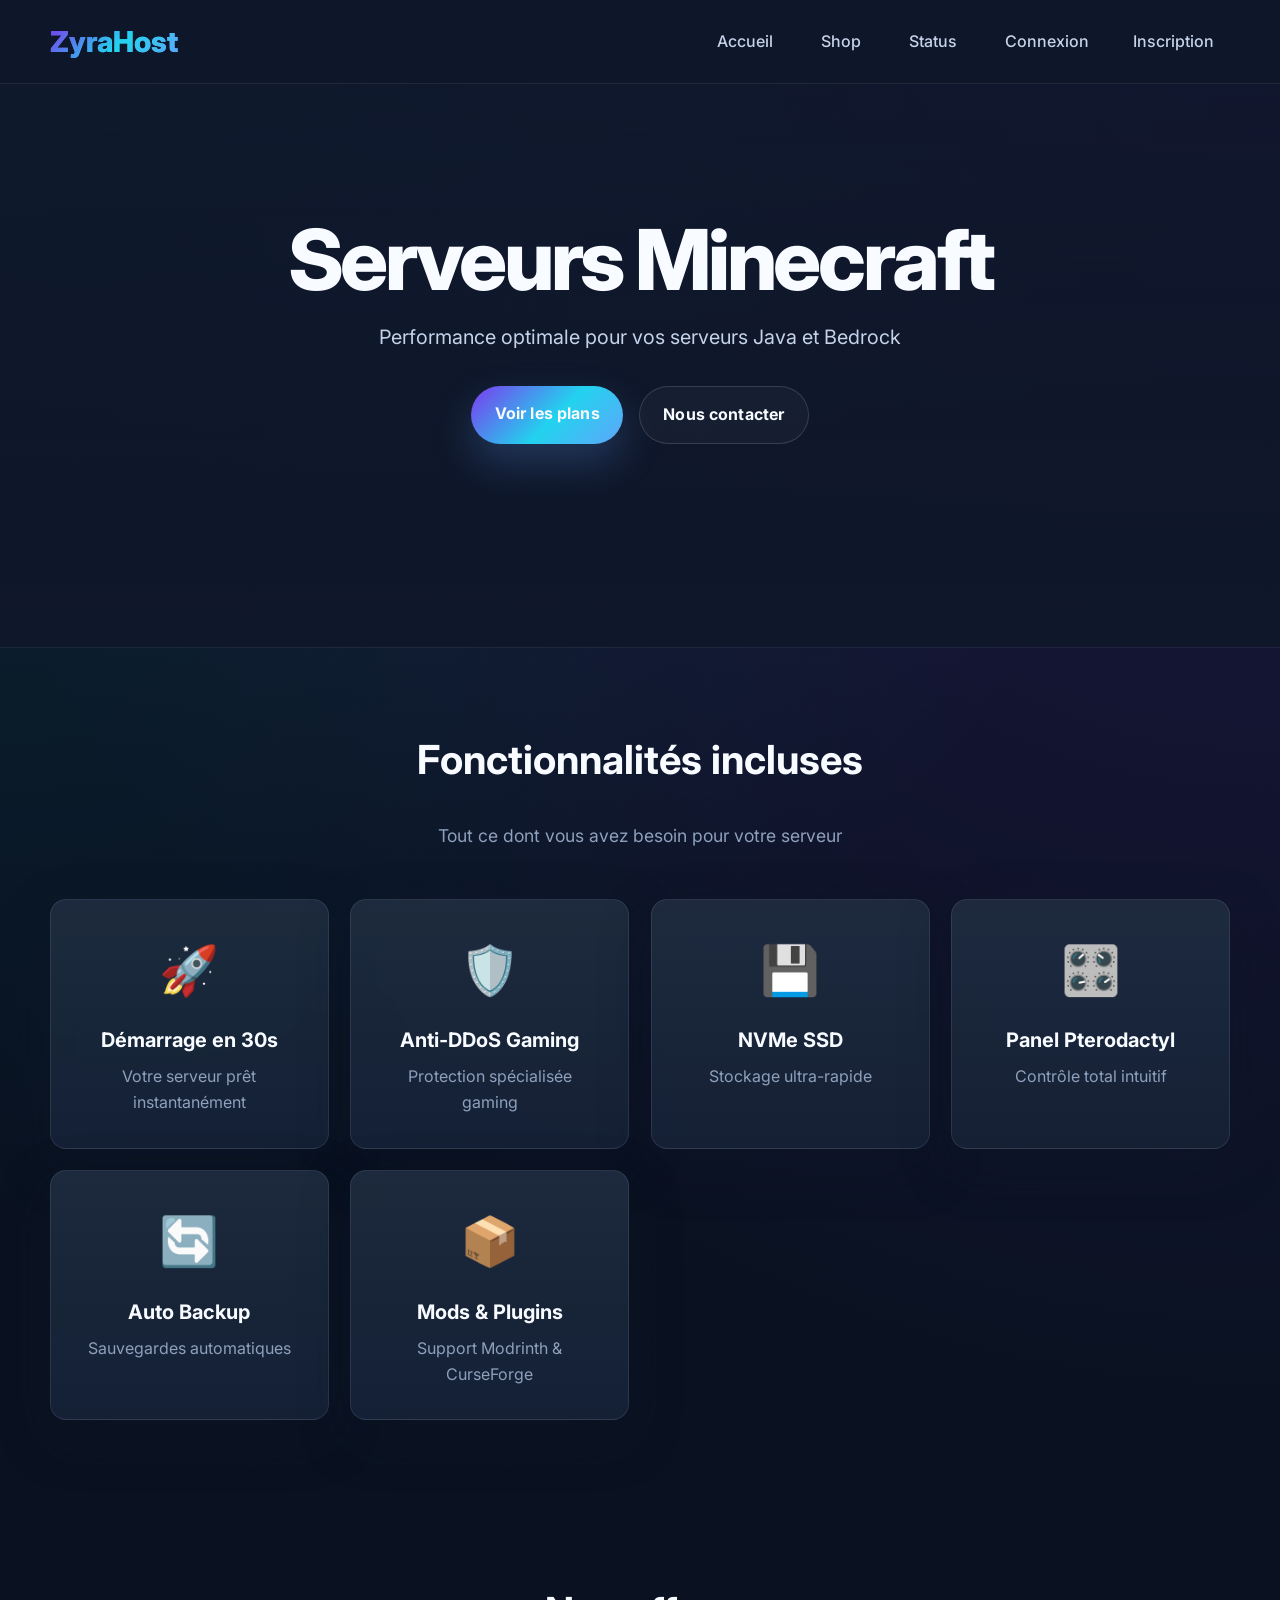
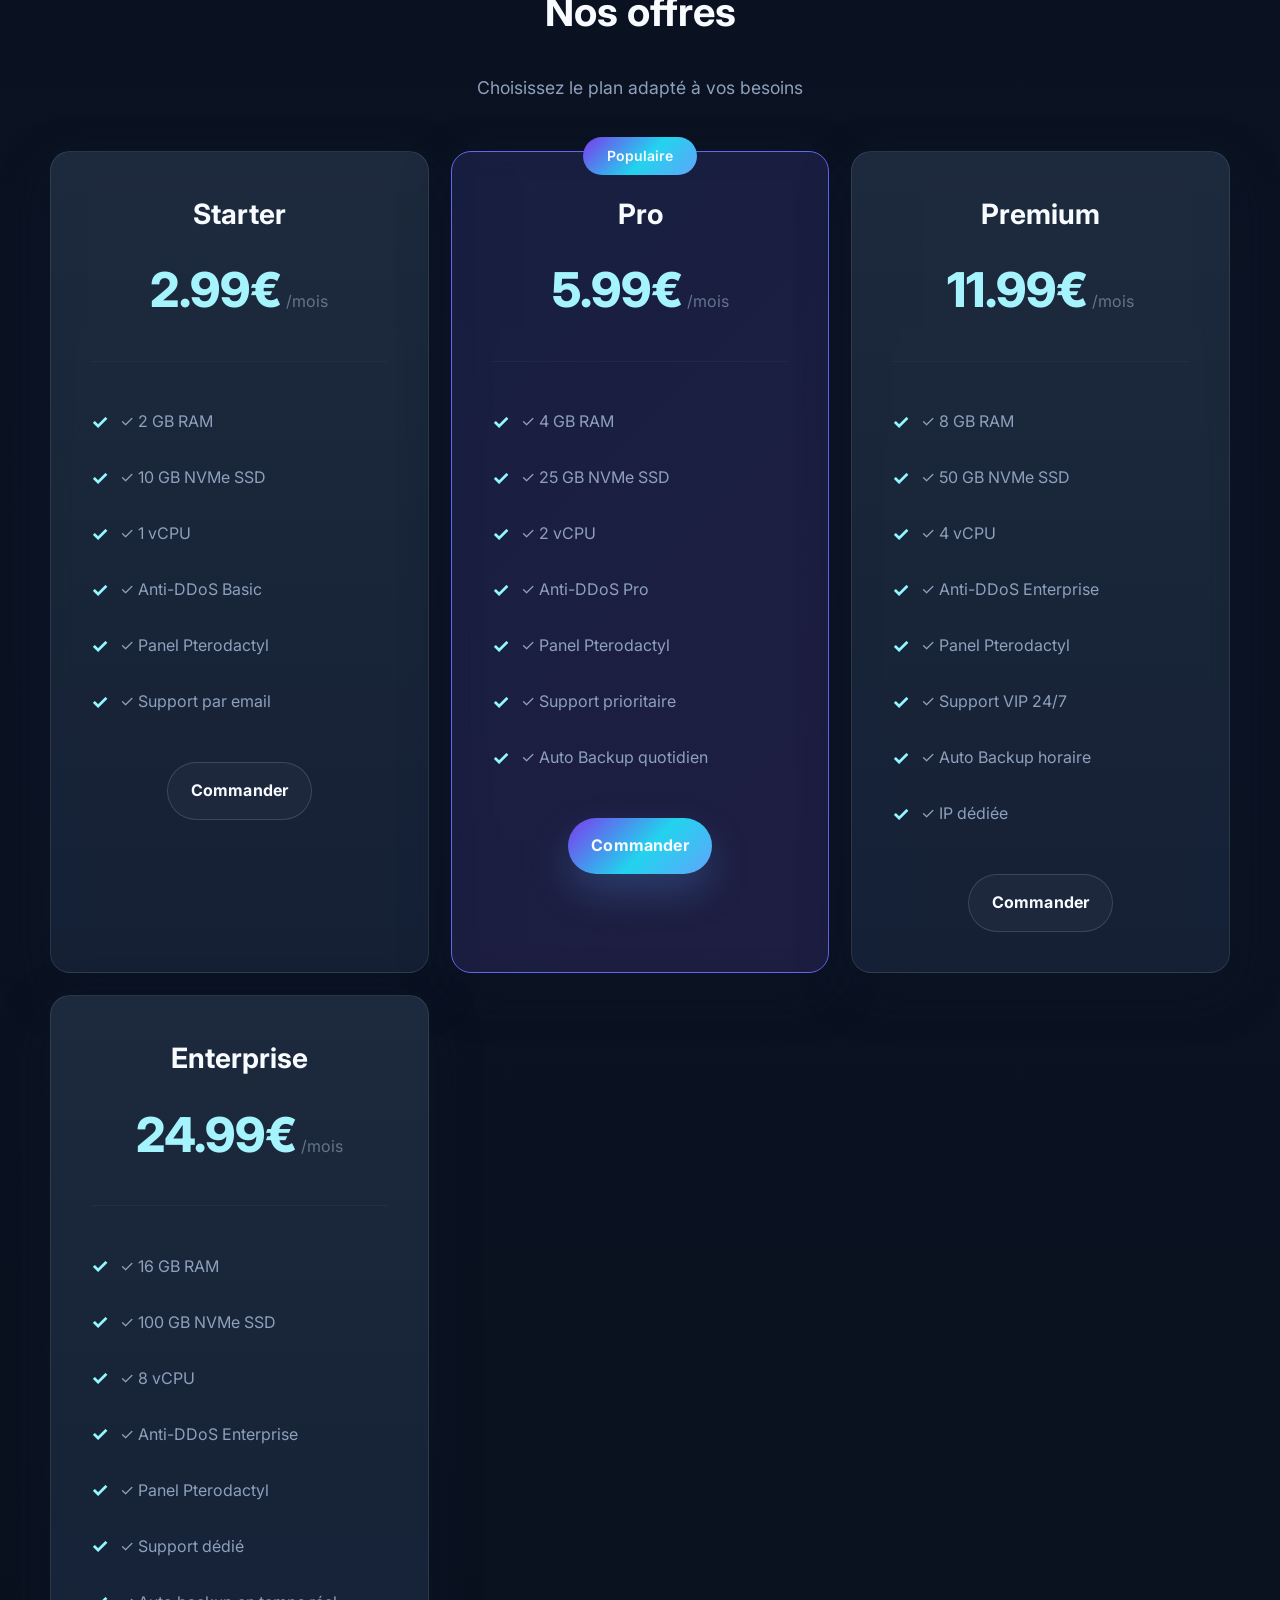
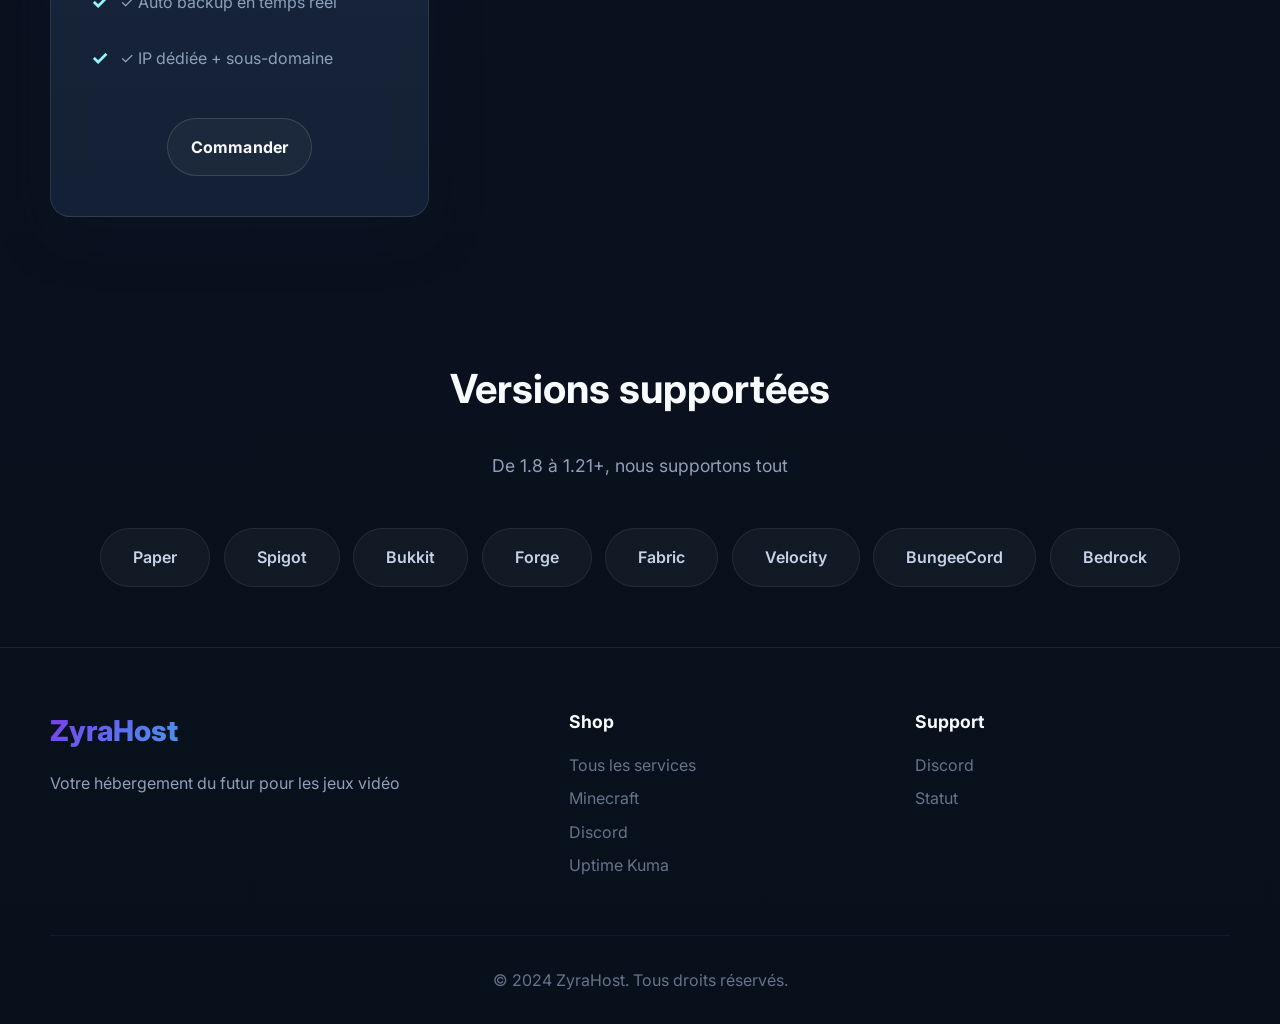
<file: shop-minecraft.html>
<!DOCTYPE html>
<html lang="fr">
<head>
    <meta charset="UTF-8">
    <meta name="viewport" content="width=device-width, initial-scale=1.0">
    <title>ZyraHost - Shop Minecraft</title>
    <link rel="stylesheet" href="style.css">
    <link rel="preconnect" href="https://fonts.googleapis.com">
    <link rel="preconnect" href="https://fonts.gstatic.com" crossorigin>
    <link href="https://fonts.googleapis.com/css2?family=Inter:wght@300;400;500;600;700;800&display=swap" rel="stylesheet">
</head>
<body>
    <!-- Navigation -->
    <nav class="navbar">
        <div class="container">
            <div class="nav-content">
                <div class="logo">
                    <h1><a href="index.html" style="text-decoration: none;">ZyraHost</a></h1>
                </div>
                <ul class="nav-links">
                    <li><a href="index.html">Accueil</a></li>
                    <li><a href="shop.html">Shop</a></li>
                    <li><a href="https://uptime.zyrahost.fr" target="_blank">Status</a></li>
                    <li id="authLinks" class="auth-links"></li>
                </ul>
                <button class="mobile-menu-btn" onclick="toggleMenu()">
                    <span></span>
                    <span></span>
                    <span></span>
                </button>
            </div>
        </div>
    </nav>

    <!-- Minecraft Shop Hero -->
    <section class="minecraft-shop-hero">
        <div class="hero-video">
            <video autoplay muted loop playsinline>
                <source src="https://louisoff84.github.io/ZyrawebV2/0515.mp4" type="video/mp4">
            </video>
            <div class="hero-overlay"></div>
        </div>
        <div class="container">
            <div class="hero-content">
                <h1 class="hero-title">Serveurs Minecraft</h1>
                <p class="hero-subtitle">Performance optimale pour vos serveurs Java et Bedrock</p>
                <div class="hero-cta">
                    <a href="#plans" class="btn btn-primary">Voir les plans</a>
                    <a href="index.html#contact" class="btn btn-secondary">Nous contacter</a>
                </div>
            </div>
        </div>
    </section>

    <!-- Features -->
    <section class="minecraft-features">
        <div class="container">
            <div class="section-header">
                <h2>Fonctionnalités incluses</h2>
                <p>Tout ce dont vous avez besoin pour votre serveur</p>
            </div>
            <div class="features-grid">
                <div class="feature-item">
                    <div class="feature-icon">🚀</div>
                    <h3>Démarrage en 30s</h3>
                    <p>Votre serveur prêt instantanément</p>
                </div>
                <div class="feature-item">
                    <div class="feature-icon">🛡️</div>
                    <h3>Anti-DDoS Gaming</h3>
                    <p>Protection spécialisée gaming</p>
                </div>
                <div class="feature-item">
                    <div class="feature-icon">💾</div>
                    <h3>NVMe SSD</h3>
                    <p>Stockage ultra-rapide</p>
                </div>
                <div class="feature-item">
                    <div class="feature-icon">🎛️</div>
                    <h3>Panel Pterodactyl</h3>
                    <p>Contrôle total intuitif</p>
                </div>
                <div class="feature-item">
                    <div class="feature-icon">🔄</div>
                    <h3>Auto Backup</h3>
                    <p>Sauvegardes automatiques</p>
                </div>
                <div class="feature-item">
                    <div class="feature-icon">📦</div>
                    <h3>Mods & Plugins</h3>
                    <p>Support Modrinth & CurseForge</p>
                </div>
            </div>
        </div>
    </section>

    <!-- Pricing Plans -->
    <section id="plans" class="pricing-plans">
        <div class="container">
            <div class="section-header">
                <h2>Nos offres</h2>
                <p>Choisissez le plan adapté à vos besoins</p>
            </div>
            <div class="plans-grid">
                <!-- Starter Plan -->
                <div class="plan-card">
                    <div class="plan-header">
                        <h3>Starter</h3>
                        <div class="plan-price">
                            <span class="price">2.99€</span>
                            <span class="period">/mois</span>
                        </div>
                    </div>
                    <div class="plan-features">
                        <ul>
                            <li>✓ 2 GB RAM</li>
                            <li>✓ 10 GB NVMe SSD</li>
                            <li>✓ 1 vCPU</li>
                            <li>✓ Anti-DDoS Basic</li>
                            <li>✓ Panel Pterodactyl</li>
                            <li>✓ Support par email</li>
                        </ul>
                    </div>
                    <div class="plan-cta">
                        <a href="#" class="btn btn-outline">Commander</a>
                    </div>
                </div>

                <!-- Pro Plan -->
                <div class="plan-card featured">
                    <div class="plan-badge">Populaire</div>
                    <div class="plan-header">
                        <h3>Pro</h3>
                        <div class="plan-price">
                            <span class="price">5.99€</span>
                            <span class="period">/mois</span>
                        </div>
                    </div>
                    <div class="plan-features">
                        <ul>
                            <li>✓ 4 GB RAM</li>
                            <li>✓ 25 GB NVMe SSD</li>
                            <li>✓ 2 vCPU</li>
                            <li>✓ Anti-DDoS Pro</li>
                            <li>✓ Panel Pterodactyl</li>
                            <li>✓ Support prioritaire</li>
                            <li>✓ Auto Backup quotidien</li>
                        </ul>
                    </div>
                    <div class="plan-cta">
                        <a href="#" class="btn btn-primary">Commander</a>
                    </div>
                </div>

                <!-- Premium Plan -->
                <div class="plan-card">
                    <div class="plan-header">
                        <h3>Premium</h3>
                        <div class="plan-price">
                            <span class="price">11.99€</span>
                            <span class="period">/mois</span>
                        </div>
                    </div>
                    <div class="plan-features">
                        <ul>
                            <li>✓ 8 GB RAM</li>
                            <li>✓ 50 GB NVMe SSD</li>
                            <li>✓ 4 vCPU</li>
                            <li>✓ Anti-DDoS Enterprise</li>
                            <li>✓ Panel Pterodactyl</li>
                            <li>✓ Support VIP 24/7</li>
                            <li>✓ Auto Backup horaire</li>
                            <li>✓ IP dédiée</li>
                        </ul>
                    </div>
                    <div class="plan-cta">
                        <a href="#" class="btn btn-outline">Commander</a>
                    </div>
                </div>

                <!-- Enterprise Plan -->
                <div class="plan-card">
                    <div class="plan-header">
                        <h3>Enterprise</h3>
                        <div class="plan-price">
                            <span class="price">24.99€</span>
                            <span class="period">/mois</span>
                        </div>
                    </div>
                    <div class="plan-features">
                        <ul>
                            <li>✓ 16 GB RAM</li>
                            <li>✓ 100 GB NVMe SSD</li>
                            <li>✓ 8 vCPU</li>
                            <li>✓ Anti-DDoS Enterprise</li>
                            <li>✓ Panel Pterodactyl</li>
                            <li>✓ Support dédié</li>
                            <li>✓ Auto backup en temps réel</li>
                            <li>✓ IP dédiée + sous-domaine</li>
                        </ul>
                    </div>
                    <div class="plan-cta">
                        <a href="#" class="btn btn-outline">Commander</a>
                    </div>
                </div>
            </div>
        </div>
    </section>

    <!-- Supported Versions -->
    <section class="supported-versions">
        <div class="container">
            <div class="section-header">
                <h2>Versions supportées</h2>
                <p>De 1.8 à 1.21+, nous supportons tout</p>
            </div>
            <div class="versions-list">
                <div class="version-item">Paper</div>
                <div class="version-item">Spigot</div>
                <div class="version-item">Bukkit</div>
                <div class="version-item">Forge</div>
                <div class="version-item">Fabric</div>
                <div class="version-item">Velocity</div>
                <div class="version-item">BungeeCord</div>
                <div class="version-item">Bedrock</div>
            </div>
        </div>
    </section>

    <!-- Footer -->
    <footer class="footer">
        <div class="container">
            <div class="footer-content">
                <div class="footer-brand">
                    <h3>ZyraHost</h3>
                    <p>Votre hébergement du futur pour les jeux vidéo</p>
                </div>
                <div class="footer-links">
                    <div class="footer-column">
                        <h4>Shop</h4>
                        <ul>
                            <li><a href="shop.html">Tous les services</a></li>
                            <li><a href="shop-minecraft.html">Minecraft</a></li>
                            <li><a href="shop-discord.html">Discord</a></li>
                            <li><a href="shop-uptime.html">Uptime Kuma</a></li>
                        </ul>
                    </div>
                    <div class="footer-column">
                        <h4>Support</h4>
                        <ul>
                            <li><a href="https://discord.zyrahost.fr" target="_blank">Discord</a></li>
                            <li><a href="https://uptime.zyrahost.fr" target="_blank">Statut</a></li>
                        </ul>
                    </div>
                </div>
            </div>
            <div class="footer-bottom">
                <p>&copy; 2024 ZyraHost. Tous droits réservés.</p>
            </div>
        </div>
    </footer>

    <script src="script.js"></script>
    <script src="auth.js"></script>
</body>
</html>
</file>
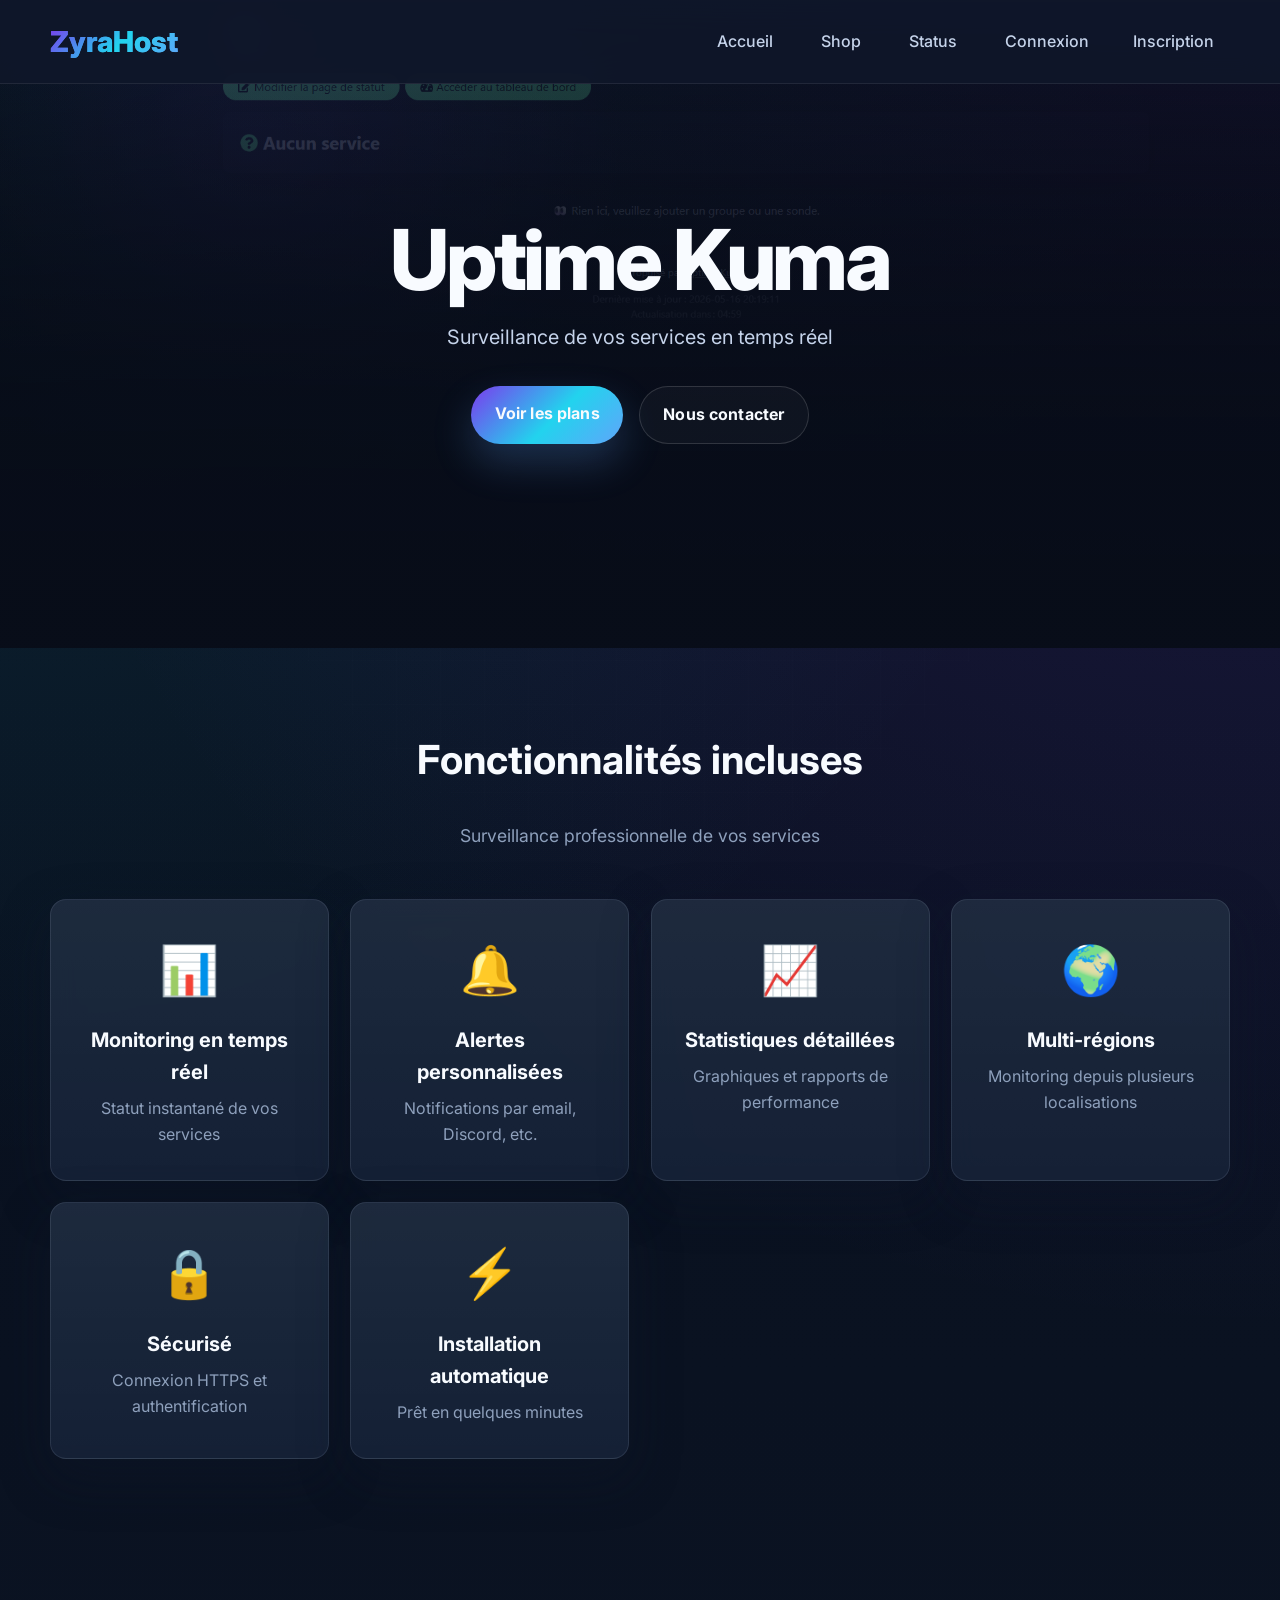
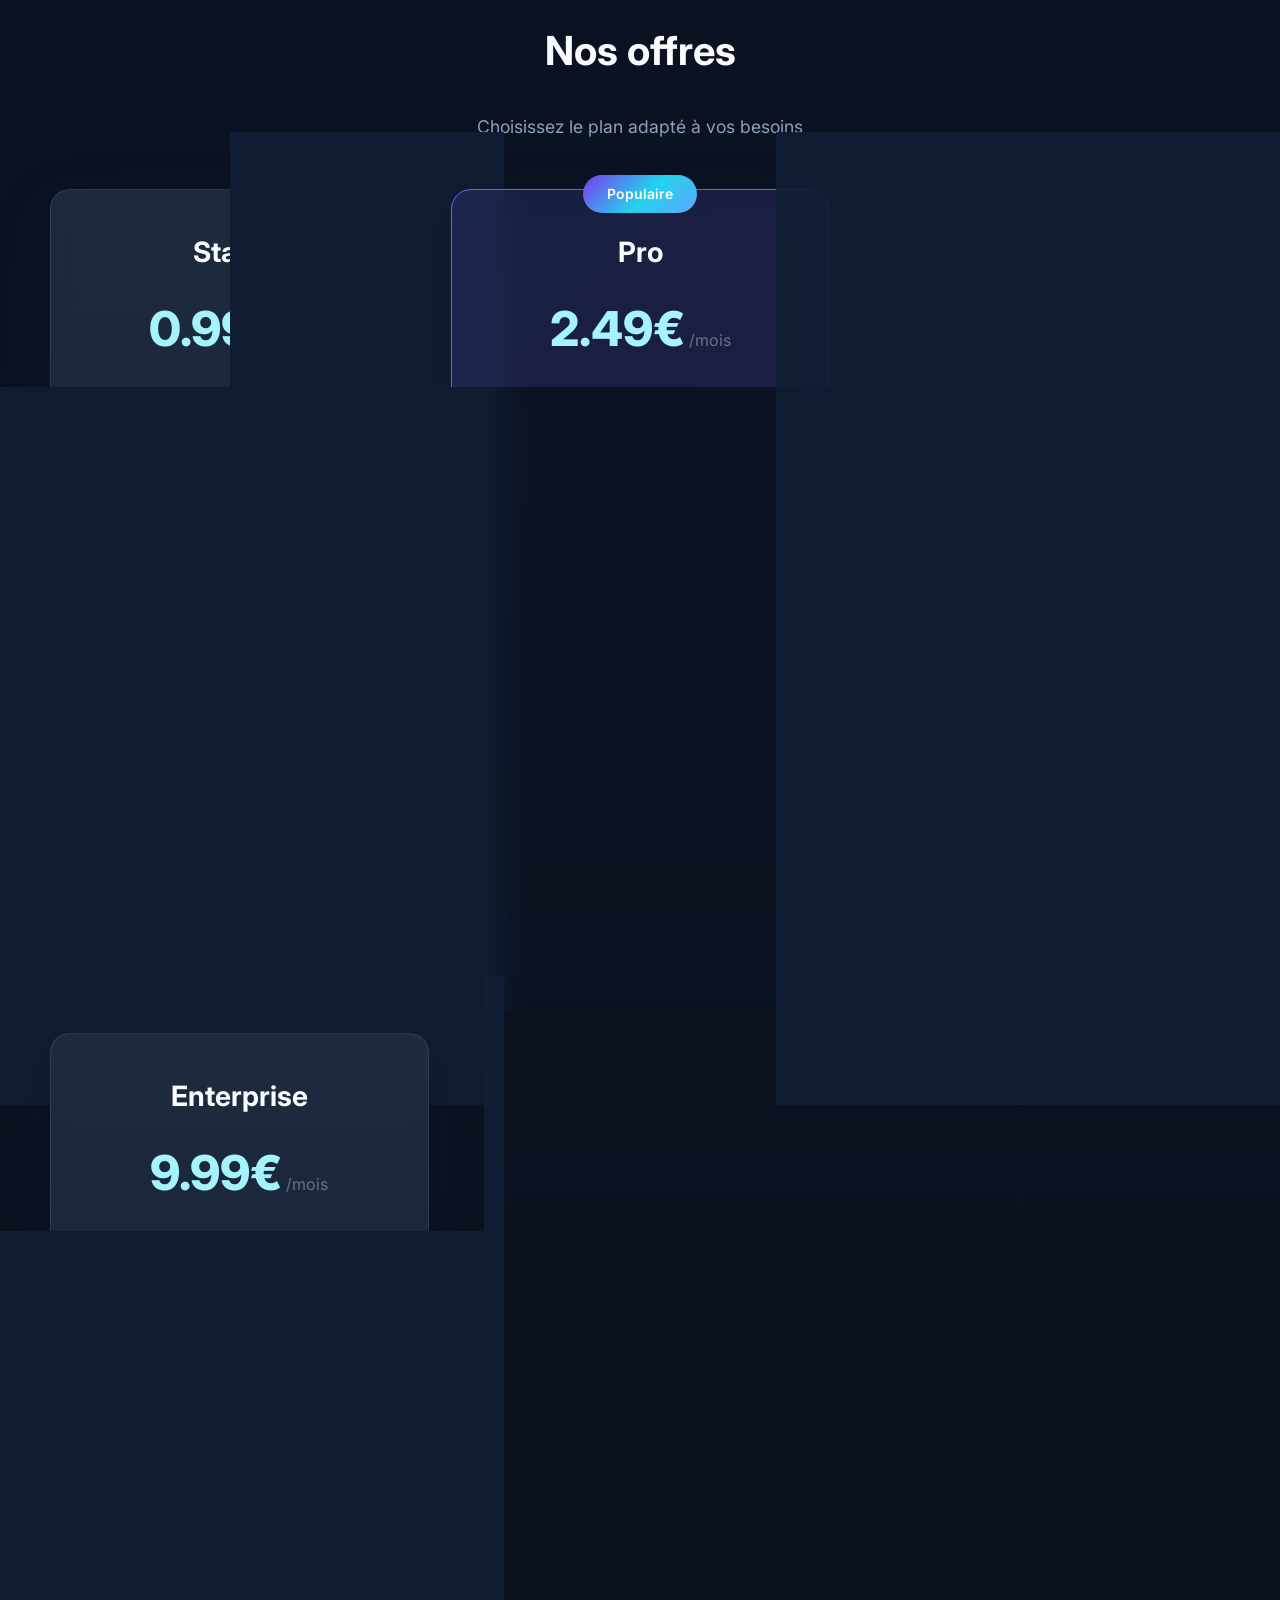
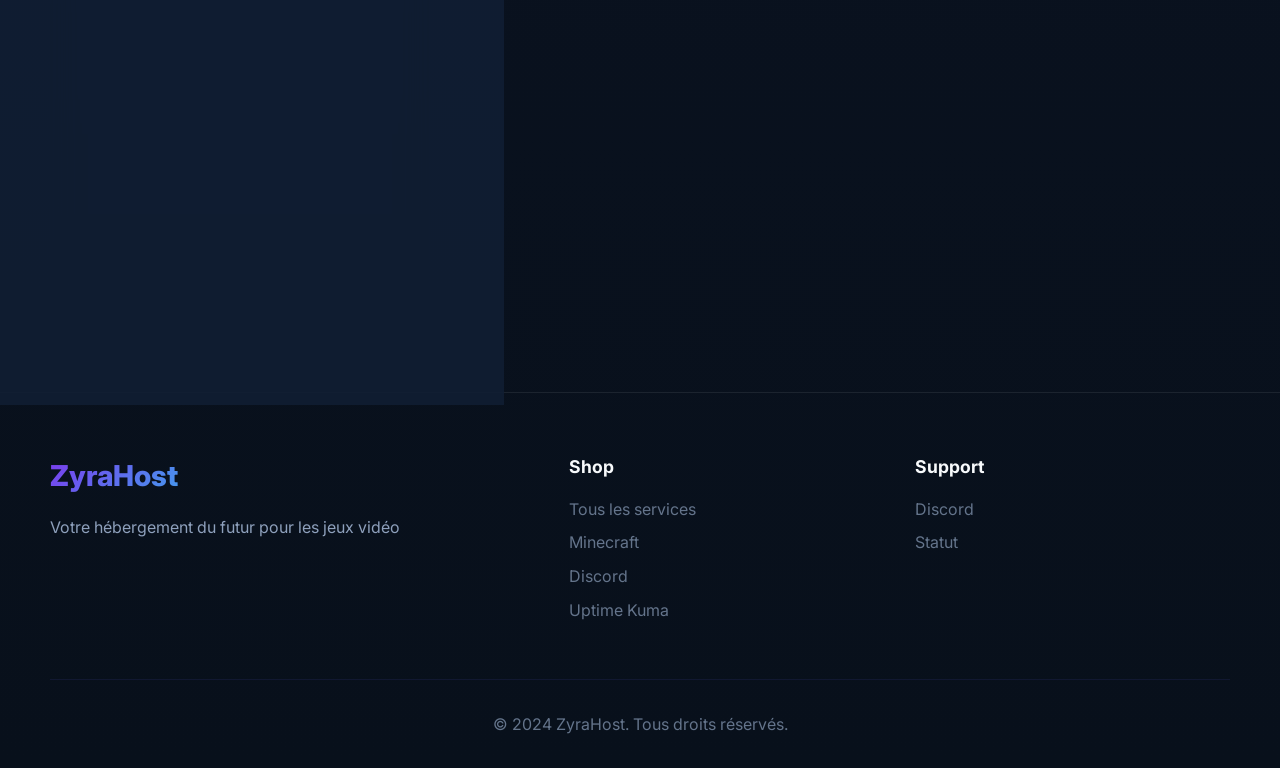
<file: shop-uptime.html>
<!DOCTYPE html>
<html lang="fr">
<head>
    <meta charset="UTF-8">
    <meta name="viewport" content="width=device-width, initial-scale=1.0">
    <title>ZyraHost - Shop Uptime Kuma</title>
    <link rel="stylesheet" href="style.css">
    <link rel="preconnect" href="https://fonts.googleapis.com">
    <link rel="preconnect" href="https://fonts.gstatic.com" crossorigin>
    <link href="https://fonts.googleapis.com/css2?family=Inter:wght@300;400;500;600;700;800&display=swap" rel="stylesheet">
</head>
<body>
    <!-- Navigation -->
    <nav class="navbar">
        <div class="container">
            <div class="nav-content">
                <div class="logo">
                    <h1><a href="index.html" style="text-decoration: none;">ZyraHost</a></h1>
                </div>
                <ul class="nav-links">
                    <li><a href="index.html">Accueil</a></li>
                    <li><a href="shop.html">Shop</a></li>
                    <li><a href="https://uptime.zyrahost.fr" target="_blank">Status</a></li>
                    <li id="authLinks" class="auth-links"></li>
                </ul>
                <button class="mobile-menu-btn" onclick="toggleMenu()">
                    <span></span>
                    <span></span>
                    <span></span>
                </button>
            </div>
        </div>
    </nav>

    <!-- Uptime Shop Hero -->
    <section class="uptime-shop-hero">
        <div class="container">
            <div class="hero-content">
                <h1 class="hero-title">Uptime Kuma</h1>
                <p class="hero-subtitle">Surveillance de vos services en temps réel</p>
                <div class="hero-cta">
                    <a href="#plans" class="btn btn-primary">Voir les plans</a>
                    <a href="index.html#contact" class="btn btn-secondary">Nous contacter</a>
                </div>
            </div>
        </div>
    </section>

    <!-- Features -->
    <section class="uptime-features">
        <div class="container">
            <div class="section-header">
                <h2>Fonctionnalités incluses</h2>
                <p>Surveillance professionnelle de vos services</p>
            </div>
            <div class="features-grid">
                <div class="feature-item">
                    <div class="feature-icon">📊</div>
                    <h3>Monitoring en temps réel</h3>
                    <p>Statut instantané de vos services</p>
                </div>
                <div class="feature-item">
                    <div class="feature-icon">🔔</div>
                    <h3>Alertes personnalisées</h3>
                    <p>Notifications par email, Discord, etc.</p>
                </div>
                <div class="feature-item">
                    <div class="feature-icon">📈</div>
                    <h3>Statistiques détaillées</h3>
                    <p>Graphiques et rapports de performance</p>
                </div>
                <div class="feature-item">
                    <div class="feature-icon">🌍</div>
                    <h3>Multi-régions</h3>
                    <p>Monitoring depuis plusieurs localisations</p>
                </div>
                <div class="feature-item">
                    <div class="feature-icon">🔒</div>
                    <h3>Sécurisé</h3>
                    <p>Connexion HTTPS et authentification</p>
                </div>
                <div class="feature-item">
                    <div class="feature-icon">⚡</div>
                    <h3>Installation automatique</h3>
                    <p>Prêt en quelques minutes</p>
                </div>
            </div>
        </div>
    </section>

    <!-- Pricing Plans -->
    <section id="plans" class="pricing-plans">
        <div class="container">
            <div class="section-header">
                <h2>Nos offres</h2>
                <p>Choisissez le plan adapté à vos besoins</p>
            </div>
            <div class="plans-grid">
                <!-- Starter Plan -->
                <div class="plan-card">
                    <div class="plan-header">
                        <h3>Starter</h3>
                        <div class="plan-price">
                            <span class="price">0.99€</span>
                            <span class="period">/mois</span>
                        </div>
                    </div>
                    <div class="plan-features">
                        <ul>
                            <li>✓ 10 Monitors</li>
                            <li>✓ 1 vCPU</li>
                            <li>✓ 512 MB RAM</li>
                            <li>✓ 5 GB NVMe SSD</li>
                            <li>✓ Alertes email</li>
                            <li>✓ Support par email</li>
                        </ul>
                    </div>
                    <div class="plan-cta">
                        <a href="#" class="btn btn-outline">Commander</a>
                    </div>
                </div>

                <!-- Pro Plan -->
                <div class="plan-card featured">
                    <div class="plan-badge">Populaire</div>
                    <div class="plan-header">
                        <h3>Pro</h3>
                        <div class="plan-price">
                            <span class="price">2.49€</span>
                            <span class="period">/mois</span>
                        </div>
                    </div>
                    <div class="plan-features">
                        <ul>
                            <li>✓ 50 Monitors</li>
                            <li>✓ 2 vCPU</li>
                            <li>✓ 1 GB RAM</li>
                            <li>✓ 10 GB NVMe SSD</li>
                            <li>✓ Alertes multi-canaux</li>
                            <li>✓ Support prioritaire</li>
                            <li>✓ Statistiques avancées</li>
                        </ul>
                    </div>
                    <div class="plan-cta">
                        <a href="#" class="btn btn-primary">Commander</a>
                    </div>
                </div>

                <!-- Premium Plan -->
                <div class="plan-card">
                    <div class="plan-header">
                        <h3>Premium</h3>
                        <div class="plan-price">
                            <span class="price">4.99€</span>
                            <span class="period">/mois</span>
                        </div>
                    </div>
                    <div class="plan-features">
                        <ul>
                            <li>✓ 100 Monitors</li>
                            <li>✓ 4 vCPU</li>
                            <li>✓ 2 GB RAM</li>
                            <li>✓ 20 GB NVMe SSD</li>
                            <li>✓ Alertes multi-canaux</li>
                            <li>✓ Support VIP 24/7</li>
                            <li>✓ Statistiques avancées</li>
                            <li>✓ API access</li>
                        </ul>
                    </div>
                    <div class="plan-cta">
                        <a href="#" class="btn btn-outline">Commander</a>
                    </div>
                </div>

                <!-- Enterprise Plan -->
                <div class="plan-card">
                    <div class="plan-header">
                        <h3>Enterprise</h3>
                        <div class="plan-price">
                            <span class="price">9.99€</span>
                            <span class="period">/mois</span>
                        </div>
                    </div>
                    <div class="plan-features">
                        <ul>
                            <li>✓ Monitors illimités</li>
                            <li>✓ 8 vCPU</li>
                            <li>✓ 4 GB RAM</li>
                            <li>✓ 50 GB NVMe SSD</li>
                            <li>✓ Alertes multi-canaux</li>
                            <li>✓ Support dédié</li>
                            <li>✓ Statistiques avancées</li>
                            <li>✓ API access + Webhooks</li>
                            <li>✓ Instance dédiée</li>
                        </ul>
                    </div>
                    <div class="plan-cta">
                        <a href="#" class="btn btn-outline">Commander</a>
                    </div>
                </div>
            </div>
        </div>
    </section>

    <!-- Footer -->
    <footer class="footer">
        <div class="container">
            <div class="footer-content">
                <div class="footer-brand">
                    <h3>ZyraHost</h3>
                    <p>Votre hébergement du futur pour les jeux vidéo</p>
                </div>
                <div class="footer-links">
                    <div class="footer-column">
                        <h4>Shop</h4>
                        <ul>
                            <li><a href="shop.html">Tous les services</a></li>
                            <li><a href="shop-minecraft.html">Minecraft</a></li>
                            <li><a href="shop-discord.html">Discord</a></li>
                            <li><a href="shop-uptime.html">Uptime Kuma</a></li>
                        </ul>
                    </div>
                    <div class="footer-column">
                        <h4>Support</h4>
                        <ul>
                            <li><a href="https://discord.zyrahost.fr" target="_blank">Discord</a></li>
                            <li><a href="https://uptime.zyrahost.fr" target="_blank">Statut</a></li>
                        </ul>
                    </div>
                </div>
            </div>
            <div class="footer-bottom">
                <p>&copy; 2024 ZyraHost. Tous droits réservés.</p>
            </div>
        </div>
    </footer>

    <script src="script.js"></script>
    <script src="auth.js"></script>
</body>
</html>
</file>
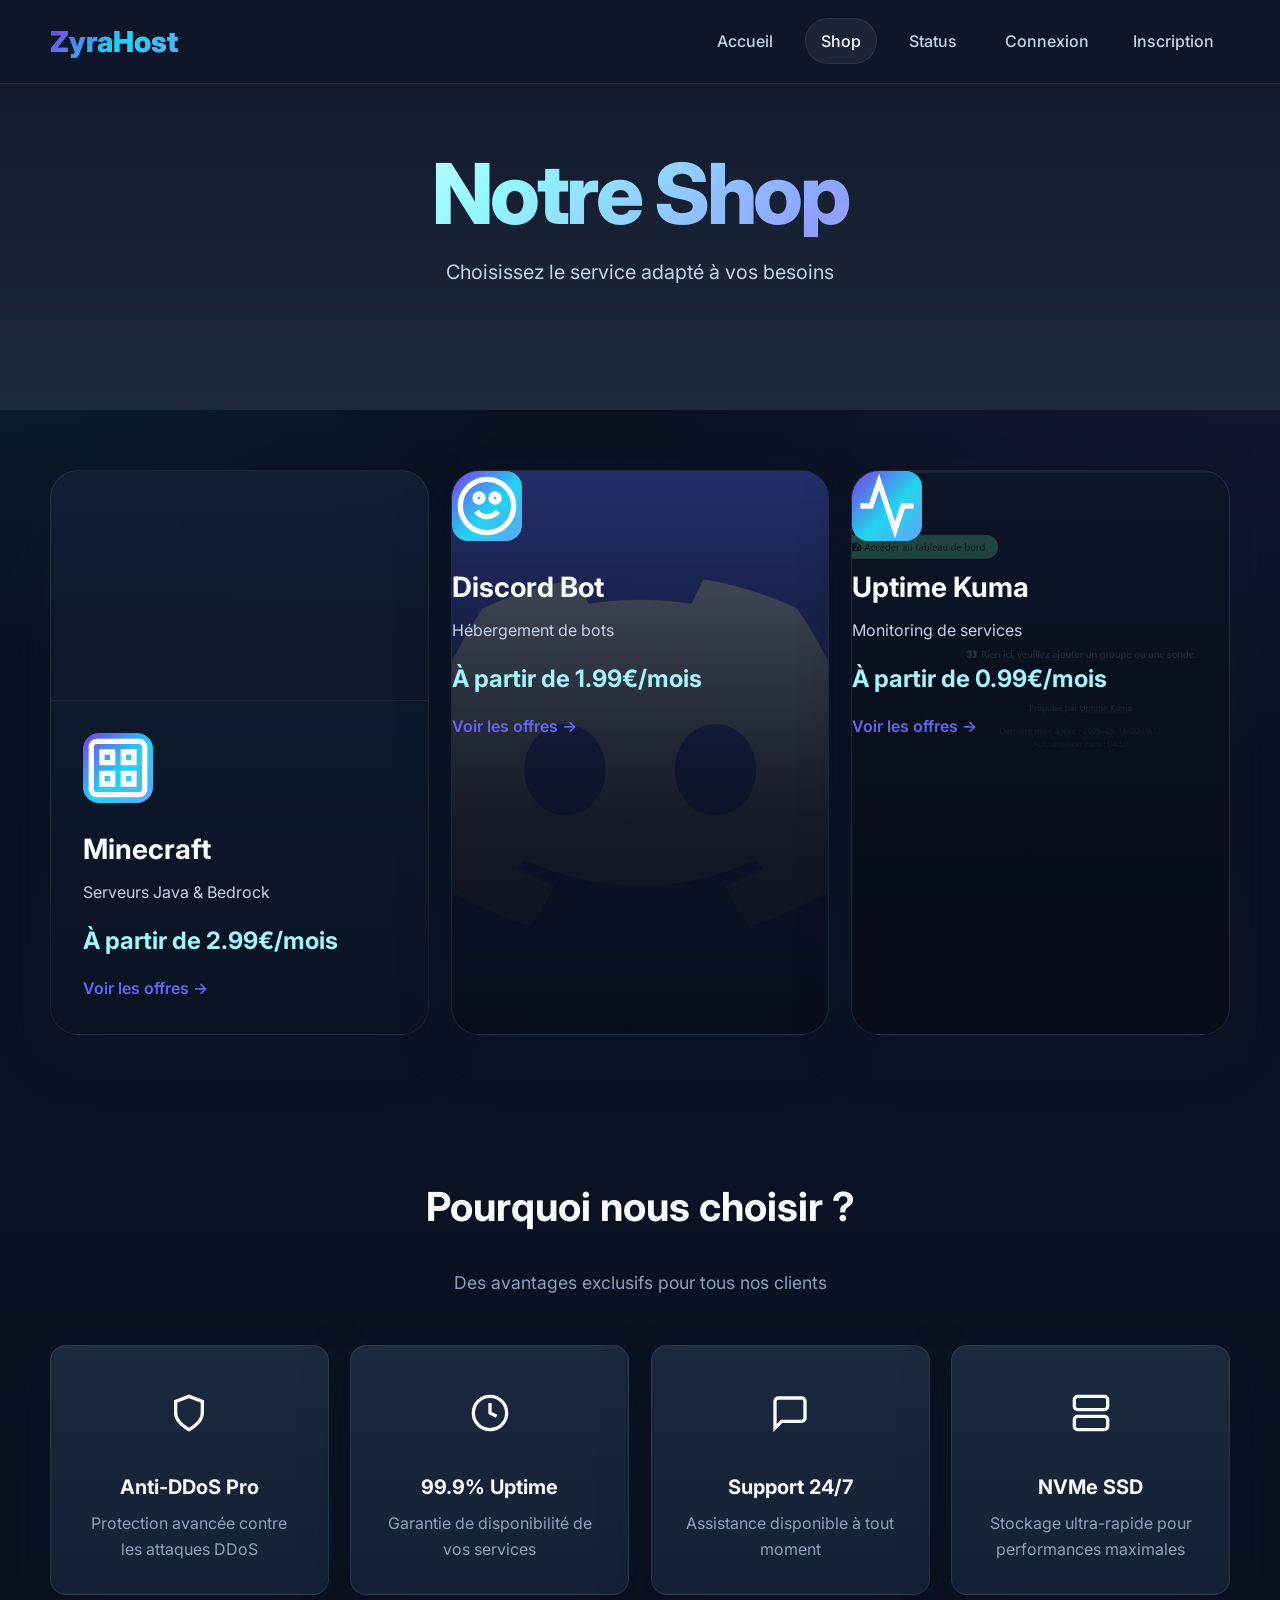
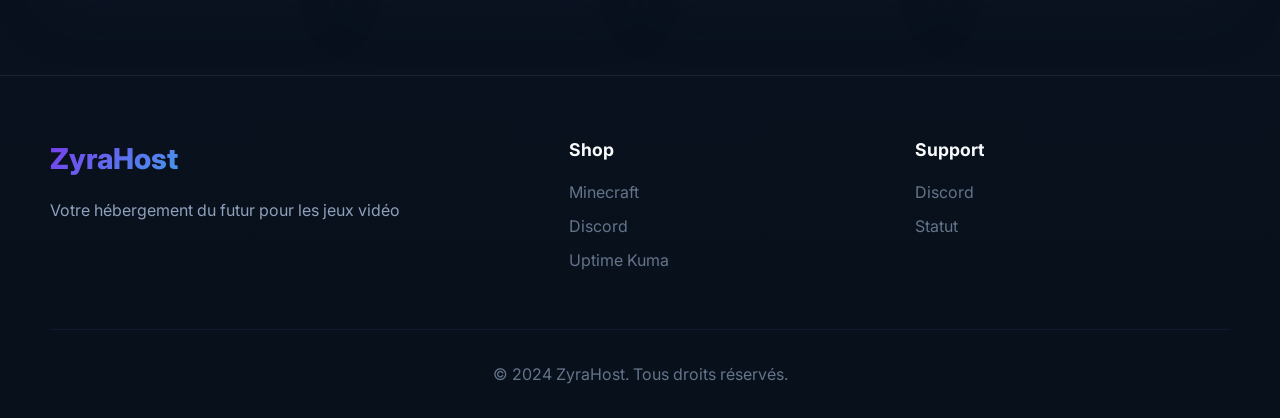
<file: shop.html>
<!DOCTYPE html>
<html lang="fr">
<head>
    <meta charset="UTF-8">
    <meta name="viewport" content="width=device-width, initial-scale=1.0">
    <title>ZyraHost - Shop</title>
    <link rel="stylesheet" href="style.css">
    <link rel="preconnect" href="https://fonts.googleapis.com">
    <link rel="preconnect" href="https://fonts.gstatic.com" crossorigin>
    <link href="https://fonts.googleapis.com/css2?family=Inter:wght@300;400;500;600;700;800&display=swap" rel="stylesheet">
</head>
<body>
    <!-- Navigation -->
    <nav class="navbar">
        <div class="container">
            <div class="nav-content">
                <div class="logo">
                    <h1><a href="index.html" style="text-decoration: none;">ZyraHost</a></h1>
                </div>
                <ul class="nav-links">
                    <li><a href="index.html">Accueil</a></li>
                    <li><a href="shop.html" class="active">Shop</a></li>
                    <li><a href="https://uptime.zyrahost.fr" target="_blank">Status</a></li>
                    <li id="authLinks" class="auth-links"></li>
                </ul>
                <button class="mobile-menu-btn" onclick="toggleMenu()">
                    <span></span>
                    <span></span>
                    <span></span>
                </button>
            </div>
        </div>
    </nav>

    <!-- Shop Hero -->
    <section class="shop-hero">
        <div class="container">
            <div class="shop-hero-content">
                <h1 class="shop-title">Notre Shop</h1>
                <p class="shop-subtitle">Choisissez le service adapté à vos besoins</p>
            </div>
        </div>
    </section>

    <!-- Shop Categories -->
    <section class="shop-categories">
        <div class="container">
            <div class="categories-grid">
                <!-- Minecraft -->
                <a href="shop-minecraft.html" class="category-card minecraft-category">
                    <div class="category-video">
                        <video autoplay muted loop playsinline>
                            <source src="https://louisoff84.github.io/ZyrawebV2/0515.mp4" type="video/mp4">
                        </video>
                        <div class="category-overlay"></div>
                    </div>
                    <div class="category-content">
                        <div class="category-icon">
                            <svg width="64" height="64" viewBox="0 0 24 24" fill="none" stroke="currentColor" stroke-width="2">
                                <rect x="2" y="2" width="20" height="20" rx="2"/>
                                <path d="M6 6h4v4H6z"/>
                                <path d="M14 6h4v4h-4z"/>
                                <path d="M6 14h4v4H6z"/>
                                <path d="M14 14h4v4h-4z"/>
                            </svg>
                        </div>
                        <h3>Minecraft</h3>
                        <p>Serveurs Java & Bedrock</p>
                        <div class="category-price">À partir de 2.99€/mois</div>
                        <span class="category-cta">Voir les offres →</span>
                    </div>
                </a>

                <!-- Discord Bot -->
                <a href="shop-discord.html" class="category-card discord-category">
                    <div class="category-icon">
                        <svg width="64" height="64" viewBox="0 0 24 24" fill="none" stroke="currentColor" stroke-width="2">
                            <circle cx="12" cy="12" r="10"/>
                            <circle cx="9" cy="9" r="1.5"/>
                            <circle cx="15" cy="9" r="1.5"/>
                            <path d="M8 14s1.5 2 4 2 4-2 4-2"/>
                        </svg>
                    </div>
                    <h3>Discord Bot</h3>
                    <p>Hébergement de bots</p>
                    <div class="category-price">À partir de 1.99€/mois</div>
                    <span class="category-cta">Voir les offres →</span>
                </a>

                <!-- Uptime Kuma -->
                <a href="shop-uptime.html" class="category-card uptime-category">
                    <div class="category-icon">
                        <svg width="64" height="64" viewBox="0 0 24 24" fill="none" stroke="currentColor" stroke-width="2">
                            <path d="M22 12h-4l-3 9L9 3l-3 9H2"/>
                        </svg>
                    </div>
                    <h3>Uptime Kuma</h3>
                    <p>Monitoring de services</p>
                    <div class="category-price">À partir de 0.99€/mois</div>
                    <span class="category-cta">Voir les offres →</span>
                </a>
            </div>
        </div>
    </section>

    <!-- Features Section -->
    <section class="shop-features">
        <div class="container">
            <div class="section-header">
                <h2>Pourquoi nous choisir ?</h2>
                <p>Des avantages exclusifs pour tous nos clients</p>
            </div>
            <div class="features-grid">
                <div class="feature-item">
                    <div class="feature-icon">
                        <svg width="40" height="40" viewBox="0 0 24 24" fill="none" stroke="currentColor" stroke-width="2">
                            <path d="M12 22s8-4 8-10V5l-8-3-8 3v7c0 6 8 10 8 10z"/>
                        </svg>
                    </div>
                    <h3>Anti-DDoS Pro</h3>
                    <p>Protection avancée contre les attaques DDoS</p>
                </div>
                <div class="feature-item">
                    <div class="feature-icon">
                        <svg width="40" height="40" viewBox="0 0 24 24" fill="none" stroke="currentColor" stroke-width="2">
                            <circle cx="12" cy="12" r="10"/>
                            <polyline points="12 6 12 12 16 14"/>
                        </svg>
                    </div>
                    <h3>99.9% Uptime</h3>
                    <p>Garantie de disponibilité de vos services</p>
                </div>
                <div class="feature-item">
                    <div class="feature-icon">
                        <svg width="40" height="40" viewBox="0 0 24 24" fill="none" stroke="currentColor" stroke-width="2">
                            <path d="M21 15a2 2 0 0 1-2 2H7l-4 4V5a2 2 0 0 1 2-2h14a2 2 0 0 1 2 2z"/>
                        </svg>
                    </div>
                    <h3>Support 24/7</h3>
                    <p>Assistance disponible à tout moment</p>
                </div>
                <div class="feature-item">
                    <div class="feature-icon">
                        <svg width="40" height="40" viewBox="0 0 24 24" fill="none" stroke="currentColor" stroke-width="2">
                            <rect x="2" y="2" width="20" height="8" rx="2"/>
                            <rect x="2" y="14" width="20" height="8" rx="2"/>
                        </svg>
                    </div>
                    <h3>NVMe SSD</h3>
                    <p>Stockage ultra-rapide pour performances maximales</p>
                </div>
            </div>
        </div>
    </section>

    <!-- Footer -->
    <footer class="footer">
        <div class="container">
            <div class="footer-content">
                <div class="footer-brand">
                    <h3>ZyraHost</h3>
                    <p>Votre hébergement du futur pour les jeux vidéo</p>
                </div>
                <div class="footer-links">
                    <div class="footer-column">
                        <h4>Shop</h4>
                        <ul>
                            <li><a href="shop-minecraft.html">Minecraft</a></li>
                            <li><a href="shop-discord.html">Discord</a></li>
                            <li><a href="shop-uptime.html">Uptime Kuma</a></li>
                        </ul>
                    </div>
                    <div class="footer-column">
                        <h4>Support</h4>
                        <ul>
                            <li><a href="https://discord.zyrahost.fr" target="_blank">Discord</a></li>
                            <li><a href="https://uptime.zyrahost.fr" target="_blank">Statut</a></li>
                        </ul>
                    </div>
                </div>
            </div>
            <div class="footer-bottom">
                <p>&copy; 2024 ZyraHost. Tous droits réservés.</p>
            </div>
        </div>
    </footer>

    <script src="script.js"></script>
    <script src="auth.js"></script>
</body>
</html>
</file>
<file: style.css>
* {
    margin: 0;
    padding: 0;
    box-sizing: border-box;
}

:root {
    --primary: #6366f1;
    --primary-dark: #4f46e5;
    --secondary: #8b5cf6;
    --dark: #0f172a;
    --dark-lighter: #1e293b;
    --light: #f8fafc;
    --gray: #64748b;
    --gradient: linear-gradient(135deg, #6366f1 0%, #8b5cf6 100%);
    --gradient-2: linear-gradient(135deg, #8b5cf6 0%, #ec4899 100%);
    --gradient-3: linear-gradient(135deg, #06b6d4 0%, #6366f1 100%);
}

body {
    font-family: 'Inter', sans-serif;
    background-color: var(--dark);
    color: var(--light);
    line-height: 1.6;
}

.container {
    max-width: 1200px;
    margin: 0 auto;
    padding: 0 20px;
}

/* Navigation */
.navbar {
    background: rgba(15, 23, 42, 0.95);
    backdrop-filter: blur(10px);
    position: fixed;
    top: 0;
    left: 0;
    right: 0;
    z-index: 1000;
    border-bottom: 1px solid rgba(99, 102, 241, 0.1);
}

.nav-content {
    display: flex;
    justify-content: space-between;
    align-items: center;
    padding: 1rem 0;
}

.logo h1 {
    font-size: 1.8rem;
    font-weight: 800;
    background: var(--gradient);
    -webkit-background-clip: text;
    -webkit-text-fill-color: transparent;
    background-clip: text;
}

.nav-links {
    display: flex;
    list-style: none;
    gap: 2rem;
}

.auth-links {
    display: flex;
    gap: 1rem;
    align-items: center;
}

.nav-links a {
    color: var(--light);
    text-decoration: none;
    font-weight: 500;
    transition: color 0.3s ease;
}

.nav-links a:hover {
    color: var(--primary);
}

.mobile-menu-btn {
    display: none;
    flex-direction: column;
    background: none;
    border: none;
    cursor: pointer;
    gap: 5px;
}

.mobile-menu-btn span {
    width: 25px;
    height: 3px;
    background: var(--light);
    transition: 0.3s;
}

/* Hero Section */
.hero {
    padding: 160px 0 100px;
    background: linear-gradient(180deg, var(--dark) 0%, var(--dark-lighter) 100%);
    min-height: 100vh;
    display: flex;
    align-items: center;
}

.hero-content {
    text-align: center;
    max-width: 800px;
    margin: 0 auto;
}

.hero-title {
    font-size: 3.5rem;
    font-weight: 800;
    margin-bottom: 1.5rem;
    line-height: 1.2;
}

.hero-title span {
    background: var(--gradient);
    -webkit-background-clip: text;
    -webkit-text-fill-color: transparent;
    background-clip: text;
}

.hero-subtitle {
    font-size: 1.25rem;
    color: var(--gray);
    margin-bottom: 2rem;
}

.hero-cta {
    display: flex;
    gap: 1rem;
    justify-content: center;
    margin-bottom: 3rem;
}

.btn {
    padding: 1rem 2rem;
    border-radius: 8px;
    font-weight: 600;
    text-decoration: none;
    transition: all 0.3s ease;
    display: inline-block;
}

.btn-primary {
    background: var(--gradient);
    color: var(--light);
    border: none;
}

.btn-primary:hover {
    transform: translateY(-2px);
    box-shadow: 0 10px 30px rgba(99, 102, 241, 0.3);
}

.btn-secondary {
    background: transparent;
    color: var(--light);
    border: 2px solid var(--primary);
}

.btn-secondary:hover {
    background: var(--primary);
    transform: translateY(-2px);
}

.hero-feature {
    display: flex;
    flex-direction: column;
    align-items: center;
    gap: 0.5rem;
}

.feature-badge {
    display: flex;
    align-items: center;
    gap: 0.5rem;
    background: rgba(99, 102, 241, 0.1);
    padding: 0.75rem 1.5rem;
    border-radius: 50px;
    border: 1px solid rgba(99, 102, 241, 0.2);
}

.badge-icon {
    font-size: 1.5rem;
}

.badge-text {
    font-weight: 600;
    color: var(--primary);
}

/* Services Section */
.services {
    padding: 100px 0;
    background: var(--dark-lighter);
}

.section-header {
    text-align: center;
    margin-bottom: 4rem;
}

.section-header h2 {
    font-size: 2.5rem;
    font-weight: 700;
    margin-bottom: 1rem;
}

.section-header p {
    color: var(--gray);
    font-size: 1.1rem;
}

.services-grid {
    display: grid;
    grid-template-columns: repeat(auto-fit, minmax(300px, 1fr));
    gap: 2rem;
}

.service-card {
    background: var(--dark);
    padding: 2rem;
    border-radius: 16px;
    border: 1px solid rgba(99, 102, 241, 0.1);
    transition: all 0.3s ease;
    text-decoration: none;
    color: var(--light);
    display: block;
}

.service-card:hover {
    transform: translateY(-5px);
    border-color: var(--primary);
    box-shadow: 0 20px 40px rgba(99, 102, 241, 0.1);
}

.service-card.featured {
    border: 2px solid var(--primary);
    background: linear-gradient(135deg, rgba(99, 102, 241, 0.1) 0%, rgba(139, 92, 246, 0.1) 100%);
}

/* Minecraft Card with Video Background */
.minecraft-card {
    position: relative;
    overflow: hidden;
    background: var(--dark);
}

.video-background {
    position: absolute;
    top: 0;
    left: 0;
    width: 100%;
    height: 100%;
    object-fit: cover;
    z-index: 0;
    opacity: 0.4;
}

.minecraft-card .service-content {
    position: relative;
    z-index: 1;
}

.service-icon {
    width: 60px;
    height: 60px;
    background: var(--gradient);
    border-radius: 12px;
    display: flex;
    align-items: center;
    justify-content: center;
    margin-bottom: 1.5rem;
}

.service-icon svg {
    color: var(--light);
}

.service-card h3 {
    font-size: 1.5rem;
    margin-bottom: 1rem;
}

.service-card p {
    color: var(--gray);
    margin-bottom: 1.5rem;
}

.service-features {
    list-style: none;
}

.service-features li {
    padding: 0.5rem 0;
    color: var(--gray);
    display: flex;
    align-items: center;
    gap: 0.5rem;
}

.service-features li::before {
    content: "✓";
    color: var(--primary);
    font-weight: bold;
}

/* Advantages Section */
.advantages {
    padding: 100px 0;
    background: var(--dark);
}

.advantages-grid {
    display: grid;
    grid-template-columns: repeat(auto-fit, minmax(250px, 1fr));
    gap: 2rem;
}

.advantage-item {
    text-align: center;
    padding: 2rem;
}

.advantage-icon {
    width: 70px;
    height: 70px;
    background: rgba(99, 102, 241, 0.1);
    border-radius: 50%;
    display: flex;
    align-items: center;
    justify-content: center;
    margin: 0 auto 1.5rem;
}

.advantage-icon svg {
    color: var(--primary);
}

.advantage-item h3 {
    font-size: 1.25rem;
    margin-bottom: 0.75rem;
}

.advantage-item p {
    color: var(--gray);
}

/* Contact Section */
.contact {
    padding: 100px 0;
    background: var(--dark-lighter);
}

.contact-grid {
    display: grid;
    grid-template-columns: repeat(auto-fit, minmax(250px, 1fr));
    gap: 2rem;
}

.contact-item {
    text-align: center;
    padding: 2rem;
    background: var(--dark);
    border-radius: 16px;
    border: 1px solid rgba(99, 102, 241, 0.1);
    transition: all 0.3s ease;
}

.contact-item:hover {
    transform: translateY(-5px);
    border-color: var(--primary);
}

.contact-icon {
    width: 60px;
    height: 60px;
    background: var(--gradient);
    border-radius: 12px;
    display: flex;
    align-items: center;
    justify-content: center;
    margin: 0 auto 1.5rem;
}

.contact-icon svg {
    color: var(--light);
}

.contact-item h3 {
    font-size: 1.25rem;
    margin-bottom: 0.5rem;
}

.contact-item p {
    color: var(--gray);
}

/* Footer */
.footer {
    background: var(--dark);
    padding: 60px 0 30px;
    border-top: 1px solid rgba(99, 102, 241, 0.1);
}

.footer-content {
    display: grid;
    grid-template-columns: 1fr 2fr;
    gap: 4rem;
    margin-bottom: 3rem;
}

.footer-brand h3 {
    font-size: 1.8rem;
    font-weight: 800;
    background: var(--gradient);
    -webkit-background-clip: text;
    -webkit-text-fill-color: transparent;
    background-clip: text;
    margin-bottom: 1rem;
}

.footer-brand p {
    color: var(--gray);
}

.footer-links {
    display: grid;
    grid-template-columns: repeat(3, 1fr);
    gap: 2rem;
}

.footer-column h4 {
    font-size: 1.1rem;
    margin-bottom: 1rem;
    color: var(--light);
}

.footer-column ul {
    list-style: none;
}

.footer-column ul li {
    margin-bottom: 0.5rem;
}

.footer-column ul li a {
    color: var(--gray);
    text-decoration: none;
    transition: color 0.3s ease;
}

.footer-column ul li a:hover {
    color: var(--primary);
}

.footer-bottom {
    text-align: center;
    padding-top: 2rem;
    border-top: 1px solid rgba(99, 102, 241, 0.1);
    color: var(--gray);
}

/* Responsive Design */
@media (max-width: 768px) {
    .nav-links {
        display: none;
        position: absolute;
        top: 100%;
        left: 0;
        right: 0;
        background: var(--dark);
        flex-direction: column;
        padding: 1rem;
        gap: 1rem;
        border-bottom: 1px solid rgba(99, 102, 241, 0.1);
    }

    .nav-links.active {
        display: flex;
    }

    .mobile-menu-btn {
        display: flex;
    }

    .hero-title {
        font-size: 2.5rem;
    }

    .hero-cta {
        flex-direction: column;
        align-items: center;
    }

    .services-grid,
    .advantages-grid,
    .contact-grid {
        grid-template-columns: 1fr;
    }

    .footer-content {
        grid-template-columns: 1fr;
        gap: 2rem;
    }

    .footer-links {
        grid-template-columns: 1fr;
    }
}

@media (max-width: 480px) {
    .hero-title {
        font-size: 2rem;
    }

    .hero-subtitle {
        font-size: 1rem;
    }

    .section-header h2 {
        font-size: 2rem;
    }
}

/* Shop Pages Styles */
.shop-hero {
    padding: 120px 0 60px;
    background: linear-gradient(180deg, var(--dark) 0%, var(--dark-lighter) 100%);
    text-align: center;
}

.shop-title {
    font-size: 3rem;
    font-weight: 800;
    margin-bottom: 1rem;
    background: var(--gradient);
    -webkit-background-clip: text;
    -webkit-text-fill-color: transparent;
    background-clip: text;
}

.shop-subtitle {
    font-size: 1.25rem;
    color: var(--gray);
}

.shop-categories {
    padding: 60px 0;
    background: var(--dark-lighter);
}

.categories-grid {
    display: grid;
    grid-template-columns: repeat(auto-fit, minmax(300px, 1fr));
    gap: 2rem;
}

.category-card {
    display: block;
    background: var(--dark);
    border-radius: 20px;
    overflow: hidden;
    text-decoration: none;
    color: var(--light);
    transition: all 0.4s ease;
    border: 2px solid transparent;
    position: relative;
}

.category-card:hover {
    transform: translateY(-10px);
    border-color: var(--primary);
    box-shadow: 0 20px 40px rgba(99, 102, 241, 0.3);
}

.category-video {
    position: relative;
    height: 200px;
    overflow: hidden;
}

.category-video video {
    width: 100%;
    height: 100%;
    object-fit: cover;
}

.category-overlay {
    position: absolute;
    top: 0;
    left: 0;
    right: 0;
    bottom: 0;
    background: linear-gradient(180deg, transparent 0%, var(--dark) 100%);
}

.category-content {
    padding: 2rem;
    position: relative;
    z-index: 1;
}

.category-icon {
    width: 70px;
    height: 70px;
    background: var(--gradient);
    border-radius: 16px;
    display: flex;
    align-items: center;
    justify-content: center;
    margin-bottom: 1.5rem;
}

.category-icon svg {
    color: var(--light);
}

.category-card h3 {
    font-size: 1.75rem;
    margin-bottom: 0.5rem;
}

.category-card p {
    color: var(--gray);
    margin-bottom: 1rem;
}

.category-price {
    font-size: 1.5rem;
    font-weight: 700;
    color: var(--primary);
    margin-bottom: 1rem;
}

.category-cta {
    display: inline-flex;
    align-items: center;
    gap: 0.5rem;
    color: var(--primary);
    font-weight: 600;
    transition: gap 0.3s ease;
}

.category-card:hover .category-cta {
    gap: 1rem;
}

.discord-category,
.uptime-category {
    background: linear-gradient(135deg, rgba(99, 102, 241, 0.1) 0%, rgba(139, 92, 246, 0.1) 100%);
}

.shop-features {
    padding: 80px 0;
    background: var(--dark);
}

.features-grid {
    display: grid;
    grid-template-columns: repeat(auto-fit, minmax(250px, 1fr));
    gap: 2rem;
}

.feature-item {
    text-align: center;
    padding: 2rem;
    background: var(--dark-lighter);
    border-radius: 16px;
    transition: all 0.3s ease;
}

.feature-item:hover {
    transform: translateY(-5px);
    box-shadow: 0 10px 30px rgba(99, 102, 241, 0.2);
}

.feature-icon {
    font-size: 3rem;
    margin-bottom: 1rem;
}

.feature-item h3 {
    font-size: 1.25rem;
    margin-bottom: 0.5rem;
}

.feature-item p {
    color: var(--gray);
}

/* Minecraft Shop Hero */
.minecraft-shop-hero {
    position: relative;
    min-height: 60vh;
    display: flex;
    align-items: center;
    overflow: hidden;
}

.hero-video {
    position: absolute;
    top: 0;
    left: 0;
    width: 100%;
    height: 100%;
    z-index: 0;
}

.hero-video video {
    width: 100%;
    height: 100%;
    object-fit: cover;
}

.hero-overlay {
    position: absolute;
    top: 0;
    left: 0;
    width: 100%;
    height: 100%;
    background: linear-gradient(180deg, rgba(15, 23, 42, 0.8) 0%, var(--dark) 100%);
    z-index: 1;
}

.minecraft-shop-hero .hero-content {
    position: relative;
    z-index: 2;
    text-align: center;
}

.minecraft-features,
.discord-features,
.uptime-features {
    padding: 80px 0;
    background: var(--dark-lighter);
}

/* Pricing Plans */
.pricing-plans {
    padding: 80px 0;
    background: var(--dark);
}

.plans-grid {
    display: grid;
    grid-template-columns: repeat(auto-fit, minmax(280px, 1fr));
    gap: 2rem;
}

.plan-card {
    background: var(--dark-lighter);
    border-radius: 20px;
    padding: 2.5rem;
    border: 2px solid rgba(99, 102, 241, 0.1);
    transition: all 0.3s ease;
    position: relative;
}

.plan-card:hover {
    transform: translateY(-10px);
    border-color: var(--primary);
    box-shadow: 0 20px 40px rgba(99, 102, 241, 0.2);
}

.plan-card.featured {
    border-color: var(--primary);
    background: linear-gradient(135deg, rgba(99, 102, 241, 0.15) 0%, rgba(139, 92, 246, 0.15) 100%);
}

.plan-badge {
    position: absolute;
    top: -15px;
    left: 50%;
    transform: translateX(-50%);
    background: var(--gradient);
    color: var(--light);
    padding: 0.5rem 1.5rem;
    border-radius: 50px;
    font-weight: 600;
    font-size: 0.875rem;
}

.plan-header {
    text-align: center;
    margin-bottom: 2rem;
    padding-bottom: 2rem;
    border-bottom: 1px solid rgba(99, 102, 241, 0.1);
}

.plan-header h3 {
    font-size: 1.75rem;
    margin-bottom: 1rem;
}

.plan-price {
    display: flex;
    align-items: baseline;
    justify-content: center;
    gap: 0.25rem;
}

.plan-price .price {
    font-size: 3rem;
    font-weight: 800;
    color: var(--primary);
}

.plan-price .period {
    color: var(--gray);
}

.plan-features ul {
    list-style: none;
    margin-bottom: 2rem;
}

.plan-features li {
    padding: 0.75rem 0;
    color: var(--gray);
    display: flex;
    align-items: center;
    gap: 0.75rem;
}

.plan-features li::before {
    content: "✓";
    color: var(--primary);
    font-weight: bold;
    font-size: 1.25rem;
}

.plan-cta {
    text-align: center;
}

.btn-outline {
    background: transparent;
    color: var(--light);
    border: 2px solid var(--primary);
    padding: 0.875rem 2rem;
    border-radius: 8px;
    font-weight: 600;
    text-decoration: none;
    display: inline-block;
    transition: all 0.3s ease;
}

.btn-outline:hover {
    background: var(--primary);
    transform: translateY(-2px);
}

.btn-full {
    width: 100%;
}

.btn-sm {
    padding: 0.5rem 1rem;
    font-size: 0.875rem;
}

/* Supported Versions/Languages */
.supported-versions,
.supported-languages {
    padding: 60px 0;
    background: var(--dark-lighter);
}

.versions-list,
.languages-list {
    display: flex;
    flex-wrap: wrap;
    gap: 1rem;
    justify-content: center;
}

.version-item,
.language-item {
    background: var(--dark);
    padding: 1rem 2rem;
    border-radius: 50px;
    border: 2px solid rgba(99, 102, 241, 0.1);
    font-weight: 600;
    transition: all 0.3s ease;
}

.version-item:hover,
.language-item:hover {
    border-color: var(--primary);
    transform: translateY(-3px);
    box-shadow: 0 10px 20px rgba(99, 102, 241, 0.2);
}

/* Auth Pages */
.auth-page {
    background: var(--dark);
    min-height: 100vh;
}

.auth-container {
    min-height: calc(100vh - 80px);
    display: flex;
    align-items: center;
    justify-content: center;
    padding: 2rem;
}

.auth-box {
    background: var(--dark-lighter);
    border-radius: 20px;
    padding: 3rem;
    max-width: 450px;
    width: 100%;
    border: 1px solid rgba(99, 102, 241, 0.1);
    box-shadow: 0 20px 40px rgba(99, 102, 241, 0.1);
}

.auth-header {
    text-align: center;
    margin-bottom: 2rem;
}

.auth-header h1 {
    font-size: 2rem;
    margin-bottom: 0.5rem;
}

.auth-header p {
    color: var(--gray);
}

.alert {
    padding: 1rem;
    border-radius: 8px;
    margin-bottom: 1.5rem;
}

.alert-error {
    background: rgba(239, 68, 68, 0.1);
    border: 1px solid rgba(239, 68, 68, 0.3);
    color: #fca5a5;
}

.alert-success {
    background: rgba(34, 197, 94, 0.1);
    border: 1px solid rgba(34, 197, 94, 0.3);
    color: #86efac;
}

.auth-form {
    margin-bottom: 1.5rem;
}

.form-group {
    margin-bottom: 1.5rem;
}

.form-group label {
    display: block;
    margin-bottom: 0.5rem;
    font-weight: 500;
}

.form-group input {
    width: 100%;
    padding: 0.875rem 1rem;
    background: var(--dark);
    border: 2px solid rgba(99, 102, 241, 0.1);
    border-radius: 8px;
    color: var(--light);
    font-size: 1rem;
    transition: all 0.3s ease;
}

.form-group input:focus {
    outline: none;
    border-color: var(--primary);
    box-shadow: 0 0 0 3px rgba(99, 102, 241, 0.1);
}

.form-options {
    display: flex;
    justify-content: space-between;
    align-items: center;
    margin-bottom: 1.5rem;
    font-size: 0.875rem;
}

.checkbox-label {
    display: flex;
    align-items: center;
    gap: 0.5rem;
    cursor: pointer;
}

.checkbox-label input[type="checkbox"] {
    width: auto;
}

.forgot-password,
.link {
    color: var(--primary);
    text-decoration: none;
}

.forgot-password:hover,
.link:hover {
    text-decoration: underline;
}

.auth-footer {
    text-align: center;
    margin-bottom: 1.5rem;
    color: var(--gray);
}

.auth-footer a {
    color: var(--primary);
    text-decoration: none;
    font-weight: 600;
}

.auth-footer a:hover {
    text-decoration: underline;
}

.auth-divider {
    text-align: center;
    margin: 1.5rem 0;
    position: relative;
}

.auth-divider::before {
    content: '';
    position: absolute;
    top: 50%;
    left: 0;
    right: 0;
    height: 1px;
    background: rgba(99, 102, 241, 0.1);
}

.auth-divider span {
    background: var(--dark-lighter);
    padding: 0 1rem;
    color: var(--gray);
    font-size: 0.875rem;
    position: relative;
}

.social-login {
    display: grid;
    grid-template-columns: 1fr 1fr;
    gap: 1rem;
}

.btn-social {
    display: flex;
    align-items: center;
    justify-content: center;
    gap: 0.5rem;
    padding: 0.875rem 1rem;
    border-radius: 8px;
    font-weight: 600;
    text-decoration: none;
    transition: all 0.3s ease;
    border: none;
    cursor: pointer;
}

.btn-discord {
    background: #5865F2;
    color: var(--light);
}

.btn-discord:hover {
    background: #4752c4;
    transform: translateY(-2px);
}

.btn-google {
    background: #fff;
    color: #333;
}

.btn-google:hover {
    background: #f1f1f1;
    transform: translateY(-2px);
}

/* Dashboard Styles */
.dashboard-page {
    background: var(--dark);
}

.dashboard-layout {
    display: grid;
    grid-template-columns: 280px 1fr;
    min-height: 100vh;
}

.dashboard-sidebar {
    background: var(--dark-lighter);
    border-right: 1px solid rgba(99, 102, 241, 0.1);
    padding: 2rem;
    display: flex;
    flex-direction: column;
    position: sticky;
    top: 0;
    height: 100vh;
}

.sidebar-header h1 {
    font-size: 1.5rem;
    font-weight: 800;
    background: var(--gradient);
    -webkit-background-clip: text;
    -webkit-text-fill-color: transparent;
    background-clip: text;
    margin-bottom: 2rem;
}

.sidebar-nav ul {
    list-style: none;
    flex: 1;
}

.sidebar-nav li {
    margin-bottom: 0.5rem;
}

.sidebar-nav a {
    display: flex;
    align-items: center;
    gap: 0.75rem;
    padding: 0.875rem 1rem;
    color: var(--gray);
    text-decoration: none;
    border-radius: 8px;
    transition: all 0.3s ease;
}

.sidebar-nav a:hover,
.sidebar-nav a.active {
    background: rgba(99, 102, 241, 0.1);
    color: var(--primary);
}

.sidebar-nav a svg {
    flex-shrink: 0;
}

.sidebar-footer {
    display: flex;
    flex-direction: column;
    gap: 0.75rem;
}

.dashboard-main {
    padding: 2rem;
}

.dashboard-header {
    display: flex;
    justify-content: space-between;
    align-items: center;
    margin-bottom: 2rem;
    padding-bottom: 2rem;
    border-bottom: 1px solid rgba(99, 102, 241, 0.1);
}

.header-left h2 {
    font-size: 2rem;
    margin-bottom: 0.5rem;
}

.header-left p {
    color: var(--gray);
}

.user-menu {
    display: flex;
    align-items: center;
    gap: 1rem;
}

.user-avatar {
    width: 50px;
    height: 50px;
    background: var(--gradient);
    border-radius: 50%;
    display: flex;
    align-items: center;
    justify-content: center;
    font-weight: 700;
    font-size: 1.25rem;
}

.user-info {
    text-align: right;
}

.user-name {
    display: block;
    font-weight: 600;
}

.user-email {
    display: block;
    color: var(--gray);
    font-size: 0.875rem;
}

.dashboard-stats {
    display: grid;
    grid-template-columns: repeat(auto-fit, minmax(250px, 1fr));
    gap: 1.5rem;
    margin-bottom: 2rem;
}

.stat-card {
    background: var(--dark-lighter);
    border-radius: 16px;
    padding: 1.5rem;
    display: flex;
    align-items: center;
    gap: 1.5rem;
    border: 1px solid rgba(99, 102, 241, 0.1);
    transition: all 0.3s ease;
}

.stat-card:hover {
    transform: translateY(-5px);
    border-color: var(--primary);
    box-shadow: 0 10px 30px rgba(99, 102, 241, 0.2);
}

.stat-icon {
    width: 60px;
    height: 60px;
    border-radius: 12px;
    display: flex;
    align-items: center;
    justify-content: center;
}

.stat-blue {
    background: rgba(59, 130, 246, 0.1);
}

.stat-blue svg {
    color: #3b82f6;
}

.stat-green {
    background: rgba(34, 197, 94, 0.1);
}

.stat-green svg {
    color: #22c55e;
}

.stat-purple {
    background: rgba(168, 85, 247, 0.1);
}

.stat-purple svg {
    color: #a855f7;
}

.stat-orange {
    background: rgba(249, 115, 22, 0.1);
}

.stat-orange svg {
    color: #f97316;
}

.stat-content h3 {
    font-size: 2rem;
    font-weight: 800;
    margin-bottom: 0.25rem;
}

.stat-content p {
    color: var(--gray);
    font-size: 0.875rem;
}

.quick-actions {
    margin-bottom: 2rem;
}

.quick-actions h3 {
    margin-bottom: 1rem;
}

.actions-grid {
    display: grid;
    grid-template-columns: repeat(auto-fit, minmax(200px, 1fr));
    gap: 1rem;
}

.action-card {
    background: var(--dark-lighter);
    border-radius: 12px;
    padding: 1.5rem;
    text-decoration: none;
    color: var(--light);
    display: flex;
    flex-direction: column;
    align-items: center;
    gap: 1rem;
    border: 1px solid rgba(99, 102, 241, 0.1);
    transition: all 0.3s ease;
}

.action-card:hover {
    transform: translateY(-5px);
    border-color: var(--primary);
    box-shadow: 0 10px 30px rgba(99, 102, 241, 0.2);
}

.action-icon {
    width: 50px;
    height: 50px;
    background: var(--gradient);
    border-radius: 12px;
    display: flex;
    align-items: center;
    justify-content: center;
}

.action-icon svg {
    color: var(--light);
}

.dashboard-section {
    background: var(--dark-lighter);
    border-radius: 16px;
    padding: 2rem;
    margin-bottom: 2rem;
    border: 1px solid rgba(99, 102, 241, 0.1);
}

.section-header {
    display: flex;
    justify-content: space-between;
    align-items: center;
    margin-bottom: 1.5rem;
}

.section-header h3 {
    font-size: 1.5rem;
}

.empty-state {
    text-align: center;
    padding: 3rem;
}

.empty-state svg {
    color: var(--gray);
    margin-bottom: 1.5rem;
}

.empty-state h4 {
    font-size: 1.25rem;
    margin-bottom: 0.5rem;
}

.empty-state p {
    color: var(--gray);
    margin-bottom: 1.5rem;
}

.servers-list,
.tickets-list,
.invoices-list {
    display: flex;
    flex-direction: column;
    gap: 1rem;
}

.server-card,
.ticket-card,
.invoice-card {
    background: var(--dark);
    border-radius: 12px;
    padding: 1.5rem;
    display: flex;
    align-items: center;
    gap: 1.5rem;
    border: 1px solid rgba(99, 102, 241, 0.1);
    transition: all 0.3s ease;
}

.server-card:hover,
.ticket-card:hover,
.invoice-card:hover {
    border-color: var(--primary);
    transform: translateX(5px);
}

.server-info,
.ticket-info,
.invoice-info {
    flex: 1;
}

.server-icon {
    width: 50px;
    height: 50px;
    background: var(--gradient);
    border-radius: 12px;
    display: flex;
    align-items: center;
    justify-content: center;
    margin-right: 1rem;
}

.server-icon svg {
    color: var(--light);
}

.server-details h4,
.ticket-info h4,
.invoice-info h4 {
    font-size: 1.125rem;
    margin-bottom: 0.25rem;
}

.server-type,
.ticket-date,
.invoice-date {
    color: var(--gray);
    font-size: 0.875rem;
}

.status-badge {
    padding: 0.5rem 1rem;
    border-radius: 50px;
    font-size: 0.875rem;
    font-weight: 600;
}

.status-active {
    background: rgba(34, 197, 94, 0.1);
    color: #22c55e;
}

.status-suspended {
    background: rgba(249, 115, 22, 0.1);
    color: #f97316;
}

.status-terminated,
.status-closed {
    background: rgba(239, 68, 68, 0.1);
    color: #ef4444;
}

.status-open {
    background: rgba(34, 197, 94, 0.1);
    color: #22c55e;
}

.status-in_progress {
    background: rgba(59, 130, 246, 0.1);
    color: #3b82f6;
}

.status-resolved,
.status-paid {
    background: rgba(168, 85, 247, 0.1);
    color: #a855f7;
}

.status-pending {
    background: rgba(249, 115, 22, 0.1);
    color: #f97316;
}

.priority-badge {
    padding: 0.5rem 1rem;
    border-radius: 50px;
    font-size: 0.875rem;
    font-weight: 600;
}

.priority-low {
    background: rgba(34, 197, 94, 0.1);
    color: #22c55e;
}

.priority-normal {
    background: rgba(59, 130, 246, 0.1);
    color: #3b82f6;
}

.priority-high {
    background: rgba(249, 115, 22, 0.1);
    color: #f97316;
}

.priority-urgent {
    background: rgba(239, 68, 68, 0.1);
    color: #ef4444;
}

.invoice-amount {
    text-align: right;
}

.amount {
    font-size: 1.5rem;
    font-weight: 700;
    color: var(--primary);
}

.server-actions,
.invoice-actions {
    display: flex;
    gap: 0.5rem;
}

.settings-card {
    display: flex;
    flex-direction: column;
    gap: 1rem;
}

.setting-item {
    display: flex;
    justify-content: space-between;
    align-items: center;
    padding: 1.5rem;
    background: var(--dark);
    border-radius: 12px;
    border: 1px solid rgba(99, 102, 241, 0.1);
}

.setting-info h4 {
    font-size: 1.125rem;
    margin-bottom: 0.25rem;
}

.setting-info p {
    color: var(--gray);
}

/* Responsive Dashboard */
@media (max-width: 1024px) {
    .dashboard-layout {
        grid-template-columns: 1fr;
    }

    .dashboard-sidebar {
        position: fixed;
        left: -280px;
        z-index: 1000;
        transition: left 0.3s ease;
    }

    .dashboard-sidebar.active {
        left: 0;
    }

    .dashboard-main {
        padding: 1rem;
    }

    .dashboard-stats {
        grid-template-columns: repeat(2, 1fr);
    }
}

@media (max-width: 768px) {
    .dashboard-stats {
        grid-template-columns: 1fr;
    }

    .dashboard-header {
        flex-direction: column;
        align-items: flex-start;
        gap: 1rem;
    }

    .user-menu {
        width: 100%;
        justify-content: space-between;
    }

    .server-card,
    .ticket-card,
    .invoice-card {
        flex-direction: column;
        align-items: flex-start;
    }

    .server-status,
    .ticket-status,
    .ticket-priority,
    .invoice-status,
    .invoice-amount {
        width: 100%;
        text-align: left;
    }

    .setting-item {
        flex-direction: column;
        align-items: flex-start;
        gap: 1rem;
    }
}

@media (max-width: 480px) {
    .auth-box {
        padding: 2rem;
    }

    .social-login {
        grid-template-columns: 1fr;
    }

    .plans-grid {
        grid-template-columns: 1fr;
    }
}

/* ============================================
   ADVANCED ANIMATIONS AND EFFECTS
   ============================================ */

/* Floating Animation */
@keyframes float {
    0%, 100% {
        transform: translateY(0px);
    }
    50% {
        transform: translateY(-20px);
    }
}

.floating {
    animation: float 6s ease-in-out infinite;
}

.floating-delay-1 {
    animation: float 6s ease-in-out infinite;
    animation-delay: 1s;
}

/* ============================================
   2026 VISUAL REFRESH
   ============================================ */

:root {
    --bg: #07111f;
    --bg-elevated: rgba(13, 24, 43, 0.82);
    --surface: rgba(17, 30, 52, 0.9);
    --surface-2: rgba(12, 22, 39, 0.92);
    --surface-3: rgba(22, 38, 67, 0.9);
    --line: rgba(148, 163, 184, 0.16);
    --text-main: #f8fbff;
    --text-soft: #c5d3ea;
    --text-muted: #8ea0bc;
    --accent: #7c3aed;
    --accent-2: #22d3ee;
    --accent-3: #60a5fa;
    --success: #34d399;
    --warning: #f59e0b;
    --danger: #f87171;
    --shadow-xl: 0 30px 80px rgba(2, 8, 23, 0.45);
    --shadow-lg: 0 18px 50px rgba(15, 23, 42, 0.34);
    --glass: linear-gradient(180deg, rgba(255, 255, 255, 0.06), rgba(255, 255, 255, 0.02));
    --gradient: linear-gradient(135deg, #7c3aed 0%, #22d3ee 55%, #60a5fa 100%);
}

html {
    scroll-behavior: smooth;
}

body {
    background:
        radial-gradient(circle at top left, rgba(34, 211, 238, 0.12), transparent 28%),
        radial-gradient(circle at top right, rgba(124, 58, 237, 0.18), transparent 32%),
        linear-gradient(180deg, #08101d 0%, #0b1323 52%, #08101b 100%);
    color: var(--text-main);
}

body::before {
    content: "";
    position: fixed;
    inset: 0;
    pointer-events: none;
    background-image:
        linear-gradient(rgba(255, 255, 255, 0.018) 1px, transparent 1px),
        linear-gradient(90deg, rgba(255, 255, 255, 0.018) 1px, transparent 1px);
    background-size: 44px 44px;
    mask-image: radial-gradient(circle at center, black 45%, transparent 95%);
    opacity: 0.45;
}

.container {
    width: min(1180px, calc(100% - 2rem));
    padding: 0;
}

.navbar {
    background: rgba(6, 12, 24, 0.72);
    border-bottom: 1px solid rgba(255, 255, 255, 0.08);
    box-shadow: 0 10px 40px rgba(2, 6, 23, 0.28);
    backdrop-filter: blur(18px);
}

.nav-content {
    min-height: 82px;
}

.logo h1,
.logo h1 a,
.sidebar-header h1,
.sidebar-header h1 a,
.footer-brand h3 {
    background: var(--gradient);
    -webkit-background-clip: text;
    -webkit-text-fill-color: transparent;
    background-clip: text;
    color: transparent;
    text-decoration: none;
}

.nav-links {
    align-items: center;
    gap: 1rem;
}

.nav-links li {
    list-style: none;
}

.nav-links a {
    color: var(--text-soft);
    padding: 0.8rem 1rem;
    border-radius: 999px;
    transition: transform 0.25s ease, color 0.25s ease, background 0.25s ease, box-shadow 0.25s ease;
}

.nav-links a:hover,
.nav-links a.active {
    color: var(--text-main);
    background: rgba(255, 255, 255, 0.06);
    box-shadow: inset 0 0 0 1px rgba(255, 255, 255, 0.08);
}

.auth-links {
    display: flex;
    align-items: center;
    gap: 0.75rem;
}

.mobile-menu-btn {
    width: 48px;
    height: 48px;
    align-items: center;
    justify-content: center;
    gap: 4px;
    border-radius: 14px;
    border: 1px solid rgba(255, 255, 255, 0.1);
    background: rgba(255, 255, 255, 0.04);
}

.mobile-menu-btn span {
    width: 20px;
    border-radius: 999px;
}

.hero,
.shop-hero,
.minecraft-shop-hero,
.discord-shop-hero,
.uptime-shop-hero {
    position: relative;
    isolation: isolate;
}

.hero {
    min-height: 100vh;
    padding: 150px 0 110px;
    background:
        radial-gradient(circle at 50% 10%, rgba(34, 211, 238, 0.18), transparent 24%),
        radial-gradient(circle at 80% 0%, rgba(124, 58, 237, 0.2), transparent 28%),
        linear-gradient(180deg, rgba(5, 10, 19, 0.88), rgba(8, 16, 30, 0.94));
}

.hero-content,
.shop-hero-content {
    max-width: 860px;
    margin: 0 auto;
    text-align: center;
}

.hero-title,
.shop-title {
    font-size: clamp(2.9rem, 7vw, 5.25rem);
    line-height: 1.04;
    letter-spacing: -0.04em;
    margin-bottom: 1.2rem;
}

.text-gradient-animated,
.shop-title {
    background: linear-gradient(135deg, #ffffff 0%, #92f7ff 35%, #8ea0ff 72%, #d4b4ff 100%);
    -webkit-background-clip: text;
    -webkit-text-fill-color: transparent;
    background-clip: text;
}

.hero-subtitle,
.shop-subtitle {
    color: var(--text-soft);
    font-size: clamp(1.05rem, 2.2vw, 1.24rem);
    max-width: 760px;
    margin: 0 auto 2rem;
}

.btn,
.btn-outline {
    border-radius: 999px;
    padding: 0.95rem 1.45rem;
    font-weight: 700;
    letter-spacing: 0.01em;
}

.btn-primary {
    background: var(--gradient);
    box-shadow: 0 18px 40px rgba(96, 165, 250, 0.24);
}

.btn-primary:hover,
.btn-outline:hover,
.btn-secondary:hover {
    transform: translateY(-2px);
}

.btn-secondary,
.btn-outline {
    background: rgba(255, 255, 255, 0.03);
    border: 1px solid rgba(255, 255, 255, 0.14);
    color: var(--text-main);
}

.hero-feature,
.feature-badge,
.service-card,
.advantage-item,
.contact-item,
.category-card,
.feature-item,
.plan-card,
.stat-card,
.action-card,
.dashboard-section,
.auth-box,
.setting-item,
.server-card,
.ticket-card,
.invoice-card {
    box-shadow: var(--shadow-lg);
    backdrop-filter: blur(14px);
}

.feature-badge,
.advantage-item,
.contact-item,
.feature-item,
.plan-card,
.stat-card,
.action-card,
.dashboard-section,
.auth-box,
.setting-item,
.server-card,
.ticket-card,
.invoice-card {
    background: var(--glass), var(--surface);
    border: 1px solid var(--line);
}

.feature-badge {
    padding: 0.85rem 1.3rem;
    border-radius: 999px;
}

.services,
.shop-categories,
.minecraft-features,
.discord-features,
.uptime-features,
.supported-versions,
.supported-languages,
.contact {
    background: transparent;
}

.advantages,
.shop-features,
.pricing-plans {
    background: transparent;
}

.section-header {
    display: flex;
    flex-direction: column;
    align-items: center;
    text-align: center;
    gap: 0.9rem;
    margin-bottom: 3rem;
}

.section-header p,
.feature-item p,
.advantage-item p,
.contact-item p,
.footer-brand p,
.footer-column a,
.plan-features li,
.status-badge,
.priority-badge,
.server-type,
.ticket-date,
.invoice-date,
.setting-info p {
    color: var(--text-muted);
}

.services-grid,
.advantages-grid,
.contact-grid,
.categories-grid,
.features-grid,
.plans-grid,
.dashboard-stats,
.actions-grid {
    gap: 1.35rem;
}

.service-card,
.category-card {
    position: relative;
    overflow: hidden;
    border-radius: 28px;
    background: linear-gradient(180deg, rgba(18, 31, 54, 0.94), rgba(10, 19, 34, 0.98));
    border: 1px solid rgba(255, 255, 255, 0.08);
}

.service-card:hover,
.category-card:hover,
.plan-card:hover,
.feature-item:hover,
.contact-item:hover,
.action-card:hover,
.stat-card:hover {
    transform: translateY(-8px);
    border-color: rgba(146, 247, 255, 0.34);
    box-shadow: var(--shadow-xl);
}

.service-card[href="shop-discord.html"]::before,
.service-card[href="shop-uptime.html"]::before,
.discord-category::before,
.uptime-category::before {
    content: "";
    position: absolute;
    inset: 0;
    background-position: center;
    background-repeat: no-repeat;
    background-size: cover;
    opacity: 0.3;
    transition: transform 0.45s ease, opacity 0.45s ease;
}

.service-card[href="shop-discord.html"]::before,
.discord-category::before,
.discord-shop-hero::before {
    background-image: url("https://louisoff84.github.io/ZyrawebV2/discord.png");
}

.service-card[href="shop-uptime.html"]::before,
.uptime-category::before,
.uptime-shop-hero::before {
    background-image: url("https://louisoff84.github.io/ZyrawebV2/uptimekuma.png");
}

.service-card[href="shop-discord.html"]::after,
.service-card[href="shop-uptime.html"]::after,
.discord-category::after,
.uptime-category::after,
.discord-shop-hero::after,
.uptime-shop-hero::after {
    content: "";
    position: absolute;
    inset: 0;
    background:
        linear-gradient(180deg, rgba(8, 13, 25, 0.08), rgba(8, 13, 25, 0.84) 62%, rgba(8, 13, 25, 0.98) 100%);
    z-index: 0;
}

.service-card > *,
.category-card > *,
.discord-shop-hero .container,
.uptime-shop-hero .container {
    position: relative;
    z-index: 1;
}

.service-card[href="shop-discord.html"]:hover::before,
.service-card[href="shop-uptime.html"]:hover::before,
.discord-category:hover::before,
.uptime-category:hover::before {
    opacity: 0.42;
    transform: scale(1.06);
}

.service-card p,
.service-features li,
.category-card p {
    color: var(--text-soft);
}

.service-features li::before,
.plan-features li::before {
    color: #92f7ff;
}

.category-video,
.hero-video {
    border-bottom: 1px solid rgba(255, 255, 255, 0.06);
}

.category-video {
    height: 230px;
}

.category-content {
    padding: 2rem;
}

.discord-category,
.uptime-category {
    min-height: 420px;
}

.discord-category .category-content,
.uptime-category .category-content {
    padding-top: 240px;
}

.category-price,
.amount,
.plan-price .price {
    color: #a5f3fc;
}

.shop-hero {
    padding: 150px 0 90px;
}

.minecraft-shop-hero,
.discord-shop-hero,
.uptime-shop-hero {
    min-height: 72vh;
    display: flex;
    align-items: center;
    padding: 140px 0 80px;
}

.discord-shop-hero,
.uptime-shop-hero {
    background:
        linear-gradient(180deg, rgba(5, 9, 20, 0.3), rgba(5, 9, 20, 0.82)),
        radial-gradient(circle at 20% 20%, rgba(124, 58, 237, 0.2), transparent 32%);
}

.discord-shop-hero::before,
.uptime-shop-hero::before {
    content: "";
    position: absolute;
    inset: 0;
    background-position: center;
    background-repeat: no-repeat;
    background-size: cover;
    opacity: 0.26;
}

.discord-shop-hero .hero-content,
.uptime-shop-hero .hero-content,
.minecraft-shop-hero .hero-content {
    max-width: 760px;
    text-align: center;
}

.versions-list,
.languages-list {
    gap: 0.85rem;
}

.version-item,
.language-item {
    background: rgba(255, 255, 255, 0.04);
    border: 1px solid rgba(255, 255, 255, 0.08);
    color: var(--text-soft);
}

.auth-page {
    background:
        radial-gradient(circle at top, rgba(34, 211, 238, 0.12), transparent 26%),
        linear-gradient(180deg, #07101d 0%, #091221 100%);
}

.auth-container {
    padding: 8rem 1rem 2rem;
}

.auth-box {
    max-width: 520px;
    border-radius: 30px;
    padding: 2.4rem;
}

.auth-header h1 {
    font-size: 2.3rem;
}

.form-group input {
    background: rgba(255, 255, 255, 0.04);
    border: 1px solid rgba(255, 255, 255, 0.09);
    border-radius: 16px;
    color: var(--text-main);
}

.form-group input::placeholder {
    color: #7f91ad;
}

.alert {
    border-radius: 16px;
}

.dashboard-page {
    background:
        radial-gradient(circle at top right, rgba(34, 211, 238, 0.08), transparent 24%),
        linear-gradient(180deg, #08111f, #091220);
}

.dashboard-layout {
    grid-template-columns: 300px 1fr;
}

.dashboard-sidebar {
    background: rgba(7, 14, 26, 0.9);
    backdrop-filter: blur(20px);
}

.dashboard-main {
    padding: 2rem;
}

.dashboard-header {
    margin-bottom: 1.6rem;
}

.dashboard-section .section-header {
    flex-direction: row;
    justify-content: space-between;
    align-items: center;
    text-align: left;
    margin-bottom: 1.5rem;
}

.dashboard-section,
.stat-card,
.action-card {
    border-radius: 24px;
}

.user-avatar {
    box-shadow: 0 12px 30px rgba(124, 58, 237, 0.28);
}

.status-badge,
.priority-badge {
    border: 1px solid rgba(255, 255, 255, 0.08);
}

.status-active,
.status-open {
    background: rgba(52, 211, 153, 0.12);
    color: #6ee7b7;
}

.status-paid,
.status-resolved {
    background: rgba(124, 58, 237, 0.16);
    color: #c4b5fd;
}

.status-pending,
.status-suspended {
    background: rgba(245, 158, 11, 0.12);
    color: #fcd34d;
}

.status-terminated,
.status-closed {
    background: rgba(248, 113, 113, 0.12);
    color: #fca5a5;
}

.invoice-amount {
    min-width: 110px;
}

.footer {
    background: transparent;
    border-top: 1px solid rgba(255, 255, 255, 0.08);
}

.footer-content {
    grid-template-columns: minmax(240px, 1.1fr) minmax(0, 1.6fr);
}

.footer-links {
    grid-template-columns: repeat(2, minmax(0, 1fr));
}

@media (max-width: 960px) {
    .nav-links {
        display: none;
        position: absolute;
        top: calc(100% + 10px);
        left: 1rem;
        right: 1rem;
        padding: 1rem;
        flex-direction: column;
        align-items: stretch;
        gap: 0.65rem;
        border-radius: 24px;
        background: rgba(8, 14, 26, 0.95);
        border: 1px solid rgba(255, 255, 255, 0.08);
        box-shadow: var(--shadow-xl);
    }

    .nav-links.active,
    .mobile-menu-btn {
        display: flex;
    }

    .auth-links {
        flex-direction: column;
        width: 100%;
    }

    .dashboard-layout {
        grid-template-columns: 1fr;
    }

    .dashboard-sidebar {
        position: relative;
        height: auto;
        min-height: auto;
        border-right: 0;
        border-bottom: 1px solid rgba(255, 255, 255, 0.08);
    }
}

@media (max-width: 768px) {
    .hero,
    .shop-hero,
    .minecraft-shop-hero,
    .discord-shop-hero,
    .uptime-shop-hero {
        padding-top: 128px;
    }

    .hero-cta {
        flex-direction: column;
        align-items: stretch;
    }

    .discord-category .category-content,
    .uptime-category .category-content {
        padding-top: 210px;
    }

    .dashboard-main,
    .auth-box {
        padding: 1.35rem;
    }

    .dashboard-section .section-header {
        flex-direction: column;
        align-items: flex-start;
    }

    .server-card,
    .ticket-card,
    .invoice-card {
        flex-direction: column;
        align-items: flex-start;
    }

    .footer-content,
    .footer-links {
        grid-template-columns: 1fr;
    }
}

.floating-delay-2 {
    animation: float 6s ease-in-out infinite;
    animation-delay: 2s;
}

.floating-delay-3 {
    animation: float 6s ease-in-out infinite;
    animation-delay: 3s;
}

/* Pulse Animation */
@keyframes pulse {
    0%, 100% {
        transform: scale(1);
        opacity: 1;
    }
    50% {
        transform: scale(1.05);
        opacity: 0.8;
    }
}

.pulse {
    animation: pulse 2s ease-in-out infinite;
}

.pulse-slow {
    animation: pulse 3s ease-in-out infinite;
}

/* Glow Effect */
@keyframes glow {
    0%, 100% {
        box-shadow: 0 0 5px rgba(99, 102, 241, 0.5),
                    0 0 10px rgba(99, 102, 241, 0.3),
                    0 0 15px rgba(99, 102, 241, 0.1);
    }
    50% {
        box-shadow: 0 0 10px rgba(99, 102, 241, 0.8),
                    0 0 20px rgba(99, 102, 241, 0.5),
                    0 0 30px rgba(99, 102, 241, 0.3);
    }
}

.glow {
    animation: glow 2s ease-in-out infinite;
}

.glow-purple {
    animation: glow 2s ease-in-out infinite;
    animation-name: glow-purple;
}

@keyframes glow-purple {
    0%, 100% {
        box-shadow: 0 0 5px rgba(139, 92, 246, 0.5),
                    0 0 10px rgba(139, 92, 246, 0.3),
                    0 0 15px rgba(139, 92, 246, 0.1);
    }
    50% {
        box-shadow: 0 0 10px rgba(139, 92, 246, 0.8),
                    0 0 20px rgba(139, 92, 246, 0.5),
                    0 0 30px rgba(139, 92, 246, 0.3);
    }
}

/* Gradient Animation */
@keyframes gradient-shift {
    0% {
        background-position: 0% 50%;
    }
    50% {
        background-position: 100% 50%;
    }
    100% {
        background-position: 0% 50%;
    }
}

.gradient-animated {
    background: linear-gradient(-45deg, #6366f1, #8b5cf6, #ec4899, #06b6d4);
    background-size: 400% 400%;
    animation: gradient-shift 8s ease infinite;
}

/* Rotate Animation */
@keyframes rotate {
    from {
        transform: rotate(0deg);
    }
    to {
        transform: rotate(360deg);
    }
}

.rotate {
    animation: rotate 20s linear infinite;
}

/* Bounce Animation */
@keyframes bounce {
    0%, 100% {
        transform: translateY(0);
    }
    50% {
        transform: translateY(-10px);
    }
}

.bounce {
    animation: bounce 2s ease-in-out infinite;
}

/* Shake Animation */
@keyframes shake {
    0%, 100% {
        transform: translateX(0);
    }
    10%, 30%, 50%, 70%, 90% {
        transform: translateX(-5px);
    }
    20%, 40%, 60%, 80% {
        transform: translateX(5px);
    }
}

.shake:hover {
    animation: shake 0.5s ease-in-out;
}

/* Fade In Animation */
@keyframes fadeIn {
    from {
        opacity: 0;
        transform: translateY(20px);
    }
    to {
        opacity: 1;
        transform: translateY(0);
    }
}

.fade-in {
    animation: fadeIn 0.6s ease-out;
}

.fade-in-delay-1 {
    animation: fadeIn 0.6s ease-out;
    animation-delay: 0.2s;
    animation-fill-mode: both;
}

.fade-in-delay-2 {
    animation: fadeIn 0.6s ease-out;
    animation-delay: 0.4s;
    animation-fill-mode: both;
}

.fade-in-delay-3 {
    animation: fadeIn 0.6s ease-out;
    animation-delay: 0.6s;
    animation-fill-mode: both;
}

/* Slide In Animation */
@keyframes slideInLeft {
    from {
        opacity: 0;
        transform: translateX(-50px);
    }
    to {
        opacity: 1;
        transform: translateX(0);
    }
}

@keyframes slideInRight {
    from {
        opacity: 0;
        transform: translateX(50px);
    }
    to {
        opacity: 1;
        transform: translateX(0);
    }
}

@keyframes slideInUp {
    from {
        opacity: 0;
        transform: translateY(50px);
    }
    to {
        opacity: 1;
        transform: translateY(0);
    }
}

.slide-in-left {
    animation: slideInLeft 0.6s ease-out;
}

.slide-in-right {
    animation: slideInRight 0.6s ease-out;
}

.slide-in-up {
    animation: slideInUp 0.6s ease-out;
}

/* Scale Animation */
@keyframes scaleIn {
    from {
        opacity: 0;
        transform: scale(0.8);
    }
    to {
        opacity: 1;
        transform: scale(1);
    }
}

.scale-in {
    animation: scaleIn 0.5s ease-out;
}

/* Particle Background */
.particles {
    position: absolute;
    top: 0;
    left: 0;
    width: 100%;
    height: 100%;
    overflow: hidden;
    pointer-events: none;
}

.particle {
    position: absolute;
    width: 4px;
    height: 4px;
    background: var(--primary);
    border-radius: 50%;
    opacity: 0.5;
    animation: particle-float 15s infinite;
}

@keyframes particle-float {
    0%, 100% {
        transform: translateY(0) translateX(0);
        opacity: 0;
    }
    10% {
        opacity: 0.5;
    }
    90% {
        opacity: 0.5;
    }
    100% {
        transform: translateY(-100vh) translateX(100px);
        opacity: 0;
    }
}

/* Enhanced Button Effects */
.btn-primary {
    position: relative;
    overflow: hidden;
    transition: all 0.3s ease;
}

.btn-primary::before {
    content: '';
    position: absolute;
    top: 0;
    left: -100%;
    width: 100%;
    height: 100%;
    background: linear-gradient(90deg, transparent, rgba(255, 255, 255, 0.2), transparent);
    transition: left 0.5s ease;
}

.btn-primary:hover::before {
    left: 100%;
}

.btn-primary:hover {
    transform: translateY(-3px);
    box-shadow: 0 15px 35px rgba(99, 102, 241, 0.4);
}

/* Enhanced Card Hover Effects */
.service-card:hover,
.category-card:hover,
.plan-card:hover,
.server-card:hover,
.ticket-card:hover,
.invoice-card:hover {
    transform: translateY(-10px) scale(1.02);
    box-shadow: 0 25px 50px rgba(99, 102, 241, 0.3);
}

/* Ripple Effect */
.ripple {
    position: relative;
    overflow: hidden;
}

.ripple::after {
    content: '';
    position: absolute;
    top: 50%;
    left: 50%;
    width: 0;
    height: 0;
    background: rgba(255, 255, 255, 0.3);
    border-radius: 50%;
    transform: translate(-50%, -50%);
    transition: width 0.6s, height 0.6s;
}

.ripple:active::after {
    width: 300px;
    height: 300px;
}

/* Neon Border Effect */
.neon-border {
    position: relative;
    border: 2px solid var(--primary);
    box-shadow: 0 0 5px var(--primary),
                0 0 10px var(--primary),
                0 0 20px var(--primary),
                0 0 40px var(--primary);
}

/* Text Gradient Animation */
@keyframes text-gradient {
    0% {
        background-position: 0% 50%;
    }
    50% {
        background-position: 100% 50%;
    }
    100% {
        background-position: 0% 50%;
    }
}

.text-gradient-animated {
    background: linear-gradient(90deg, #6366f1, #8b5cf6, #ec4899, #06b6d4, #6366f1);
    background-size: 200% auto;
    -webkit-background-clip: text;
    -webkit-text-fill-color: transparent;
    background-clip: text;
    animation: text-gradient 4s linear infinite;
}

/* Shimmer Effect */
@keyframes shimmer {
    0% {
        background-position: -200% 0;
    }
    100% {
        background-position: 200% 0;
    }
}

.shimmer {
    background: linear-gradient(90deg, 
        transparent 0%, 
        rgba(255, 255, 255, 0.1) 50%, 
        transparent 100%);
    background-size: 200% 100%;
    animation: shimmer 3s infinite;
}

/* Typing Effect */
@keyframes typing {
    from {
        width: 0;
    }
    to {
        width: 100%;
    }
}

@keyframes blink {
    50% {
        border-color: transparent;
    }
}

.typing {
    overflow: hidden;
    white-space: nowrap;
    border-right: 3px solid var(--primary);
    animation: typing 3s steps(40, end), blink 0.75s step-end infinite;
}

/* Morphing Background */
@keyframes morph {
    0%, 100% {
        border-radius: 60% 40% 30% 70% / 60% 30% 70% 40%;
    }
    50% {
        border-radius: 30% 60% 70% 40% / 50% 60% 30% 60%;
    }
}

.morphing {
    animation: morph 8s ease-in-out infinite;
}

/* Wave Animation */
@keyframes wave {
    0%, 100% {
        transform: translateY(0);
    }
    25% {
        transform: translateY(-5px);
    }
    75% {
        transform: translateY(5px);
    }
}

.wave {
    animation: wave 2s ease-in-out infinite;
}

/* Spotlight Effect */
.spotlight {
    position: relative;
}

.spotlight::before {
    content: '';
    position: absolute;
    top: -50%;
    left: -50%;
    width: 200%;
    height: 200%;
    background: radial-gradient(circle, rgba(99, 102, 241, 0.1) 0%, transparent 70%);
    opacity: 0;
    transition: opacity 0.3s ease;
    pointer-events: none;
}

.spotlight:hover::before {
    opacity: 1;
}

/* 3D Card Effect */
.card-3d {
    transform-style: preserve-3d;
    perspective: 1000px;
}

.card-3d:hover {
    transform: rotateY(5deg) rotateX(5deg);
}

/* Magnetic Button Effect */
.magnetic {
    transition: transform 0.3s ease;
}

/* Glitch Effect */
@keyframes glitch {
    0%, 100% {
        transform: translate(0);
    }
    20% {
        transform: translate(-2px, 2px);
    }
    40% {
        transform: translate(-2px, -2px);
    }
    60% {
        transform: translate(2px, 2px);
    }
    80% {
        transform: translate(2px, -2px);
    }
}

.glitch:hover {
    animation: glitch 0.3s ease-in-out infinite;
}

/* Loading Spinner */
@keyframes spin {
    to {
        transform: rotate(360deg);
    }
}

.spinner {
    border: 3px solid rgba(99, 102, 241, 0.1);
    border-top-color: var(--primary);
    border-radius: 50%;
    width: 40px;
    height: 40px;
    animation: spin 1s linear infinite;
}

/* Progress Bar Animation */
@keyframes progress {
    from {
        width: 0;
    }
}

.progress-bar {
    height: 4px;
    background: var(--gradient);
    border-radius: 2px;
    animation: progress 2s ease-out;
}

/* Counter Animation */
@keyframes countUp {
    from {
        opacity: 0;
        transform: translateY(20px);
    }
    to {
        opacity: 1;
        transform: translateY(0);
    }
}

.counter {
    animation: countUp 0.5s ease-out;
}

/* Parallax Effect */
.parallax {
    transform: translateZ(0);
    transition: transform 0.1s ease-out;
}

/* Scroll Indicator */
@keyframes scroll-down {
    0%, 100% {
        transform: translateY(0);
        opacity: 1;
    }
    50% {
        transform: translateY(10px);
        opacity: 0.5;
    }
}

.scroll-indicator {
    animation: scroll-down 2s ease-in-out infinite;
}

/* Icon Bounce */
@keyframes icon-bounce {
    0%, 100% {
        transform: translateY(0) rotate(0deg);
    }
    25% {
        transform: translateY(-5px) rotate(-5deg);
    }
    75% {
        transform: translateY(-5px) rotate(5deg);
    }
}

.icon-bounce:hover {
    animation: icon-bounce 0.5s ease-in-out infinite;
}

/* Background Pattern Animation */
@keyframes pattern-move {
    from {
        background-position: 0 0;
    }
    to {
        background-position: 50px 50px;
    }
}

.pattern-animated {
    background-image: radial-gradient(circle at 1px 1px, rgba(99, 102, 241, 0.15) 1px, transparent 0);
    background-size: 50px 50px;
    animation: pattern-move 20s linear infinite;
}

/* Glassmorphism Enhanced */
.glass-enhanced {
    background: rgba(30, 41, 59, 0.7);
    backdrop-filter: blur(20px);
    border: 1px solid rgba(99, 102, 241, 0.2);
    box-shadow: 0 8px 32px rgba(0, 0, 0, 0.3);
}

/* Apply animations to existing elements */
.hero-title {
    animation: fadeIn 1s ease-out, float 6s ease-in-out infinite;
}

.hero-subtitle {
    animation: fadeIn 1s ease-out 0.3s both;
}

.hero-cta {
    animation: fadeIn 1s ease-out 0.6s both;
}

.service-icon {
    transition: all 0.4s cubic-bezier(0.175, 0.885, 0.32, 1.275);
}

.service-card:hover .service-icon {
    transform: scale(1.2) rotate(10deg);
}

.feature-badge {
    animation: pulse 2s ease-in-out infinite;
}

.btn-primary {
    animation: fadeIn 0.5s ease-out;
}

.btn-secondary {
    animation: fadeIn 0.5s ease-out 0.2s both;
}

.nav-links a {
    position: relative;
}

.nav-links a::after {
    content: '';
    position: absolute;
    bottom: -5px;
    left: 0;
    width: 0;
    height: 2px;
    background: var(--gradient);
    transition: width 0.3s ease;
}

.nav-links a:hover::after {
    width: 100%;
}

.logo h1 {
    animation: fadeIn 0.5s ease-out;
}

/* Scroll Animation Classes */
.scroll-animate {
    opacity: 0;
    transform: translateY(30px);
    transition: all 0.6s ease;
}

.scroll-animate.visible {
    opacity: 1;
    transform: translateY(0);
}

.scroll-animate-left {
    opacity: 0;
    transform: translateX(-50px);
    transition: all 0.6s ease;
}

.scroll-animate-left.visible {
    opacity: 1;
    transform: translateX(0);
}

.scroll-animate-right {
    opacity: 0;
    transform: translateX(50px);
    transition: all 0.6s ease;
}

.scroll-animate-right.visible {
    opacity: 1;
    transform: translateX(0);
}

.scroll-animate-scale {
    opacity: 0;
    transform: scale(0.8);
    transition: all 0.6s ease;
}

.scroll-animate-scale.visible {
    opacity: 1;
    transform: scale(1);
}

/* Stagger Animation for Grid Items */
.stagger-1 {
    animation-delay: 0.1s;
}

.stagger-2 {
    animation-delay: 0.2s;
}

.stagger-3 {
    animation-delay: 0.3s;
}

.stagger-4 {
    animation-delay: 0.4s;
}

.stagger-5 {
    animation-delay: 0.5s;
}

.stagger-6 {
    animation-delay: 0.6s;
}
</file>
